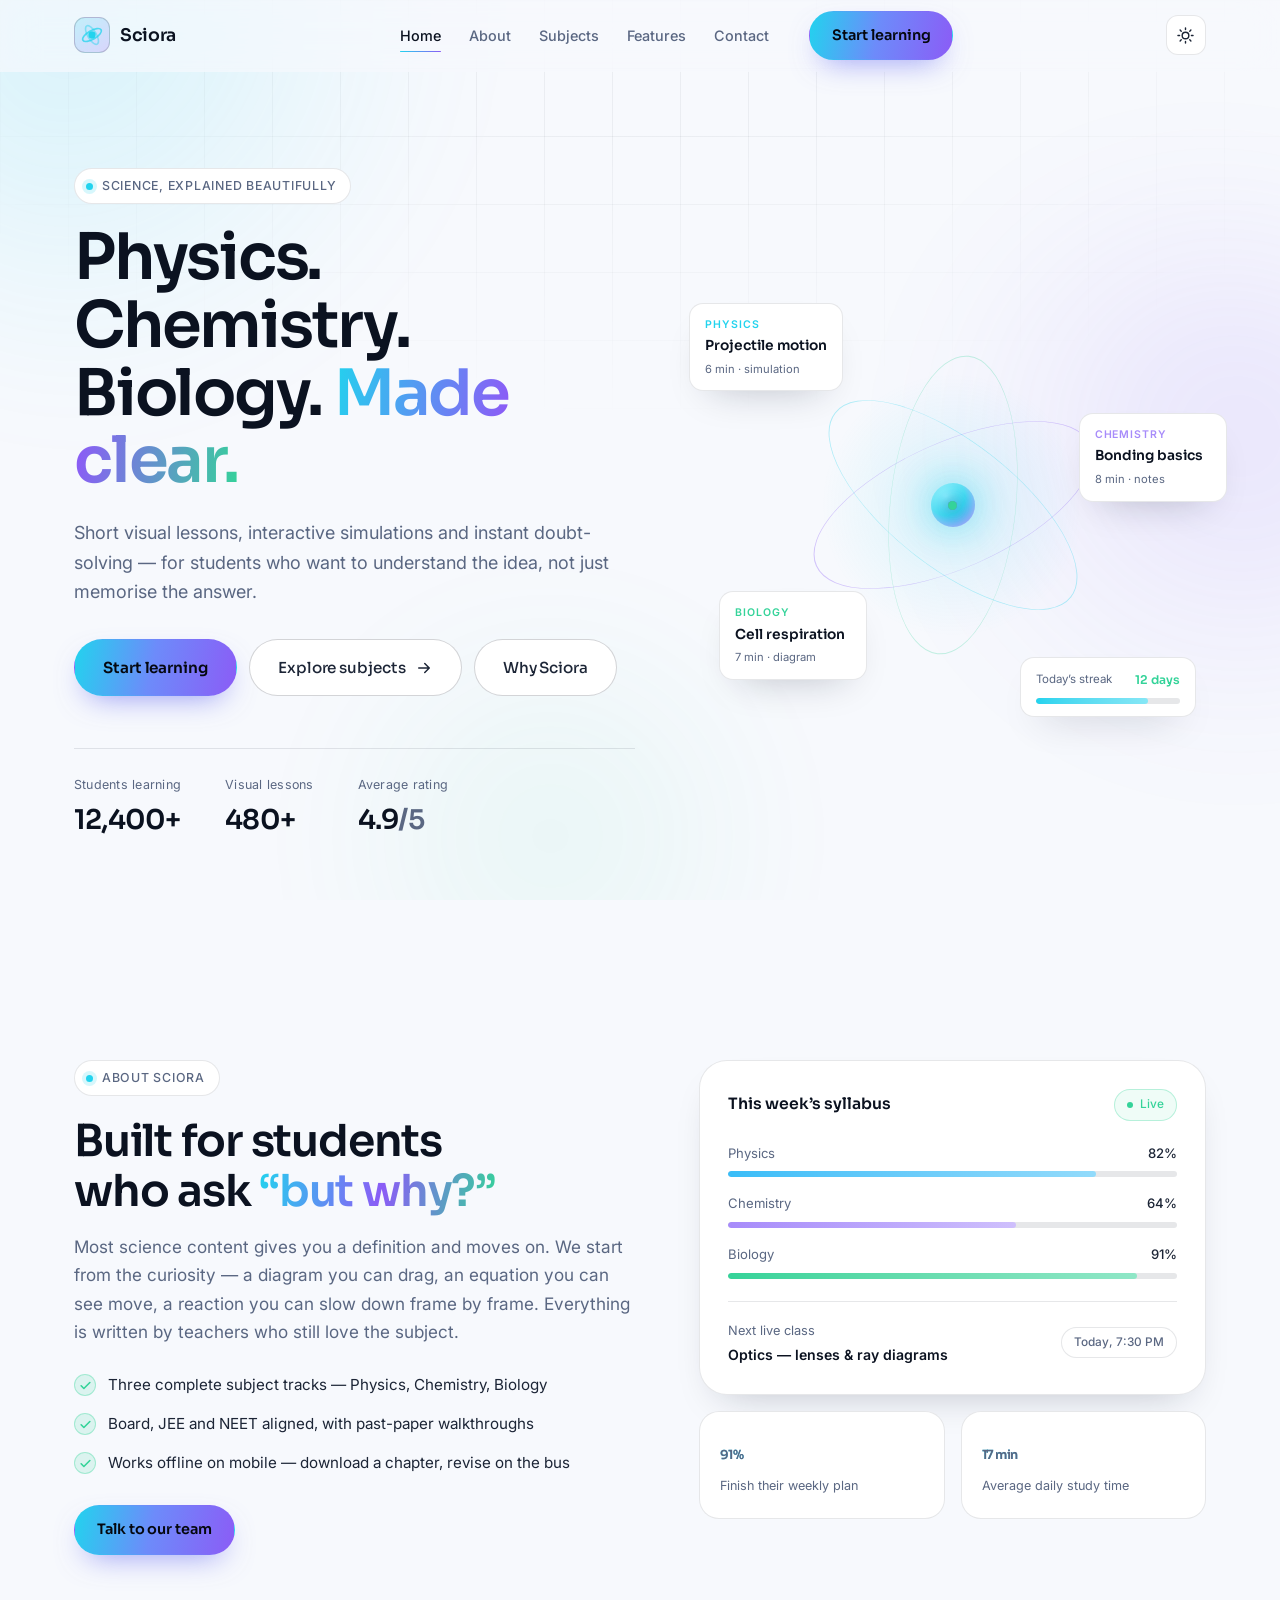
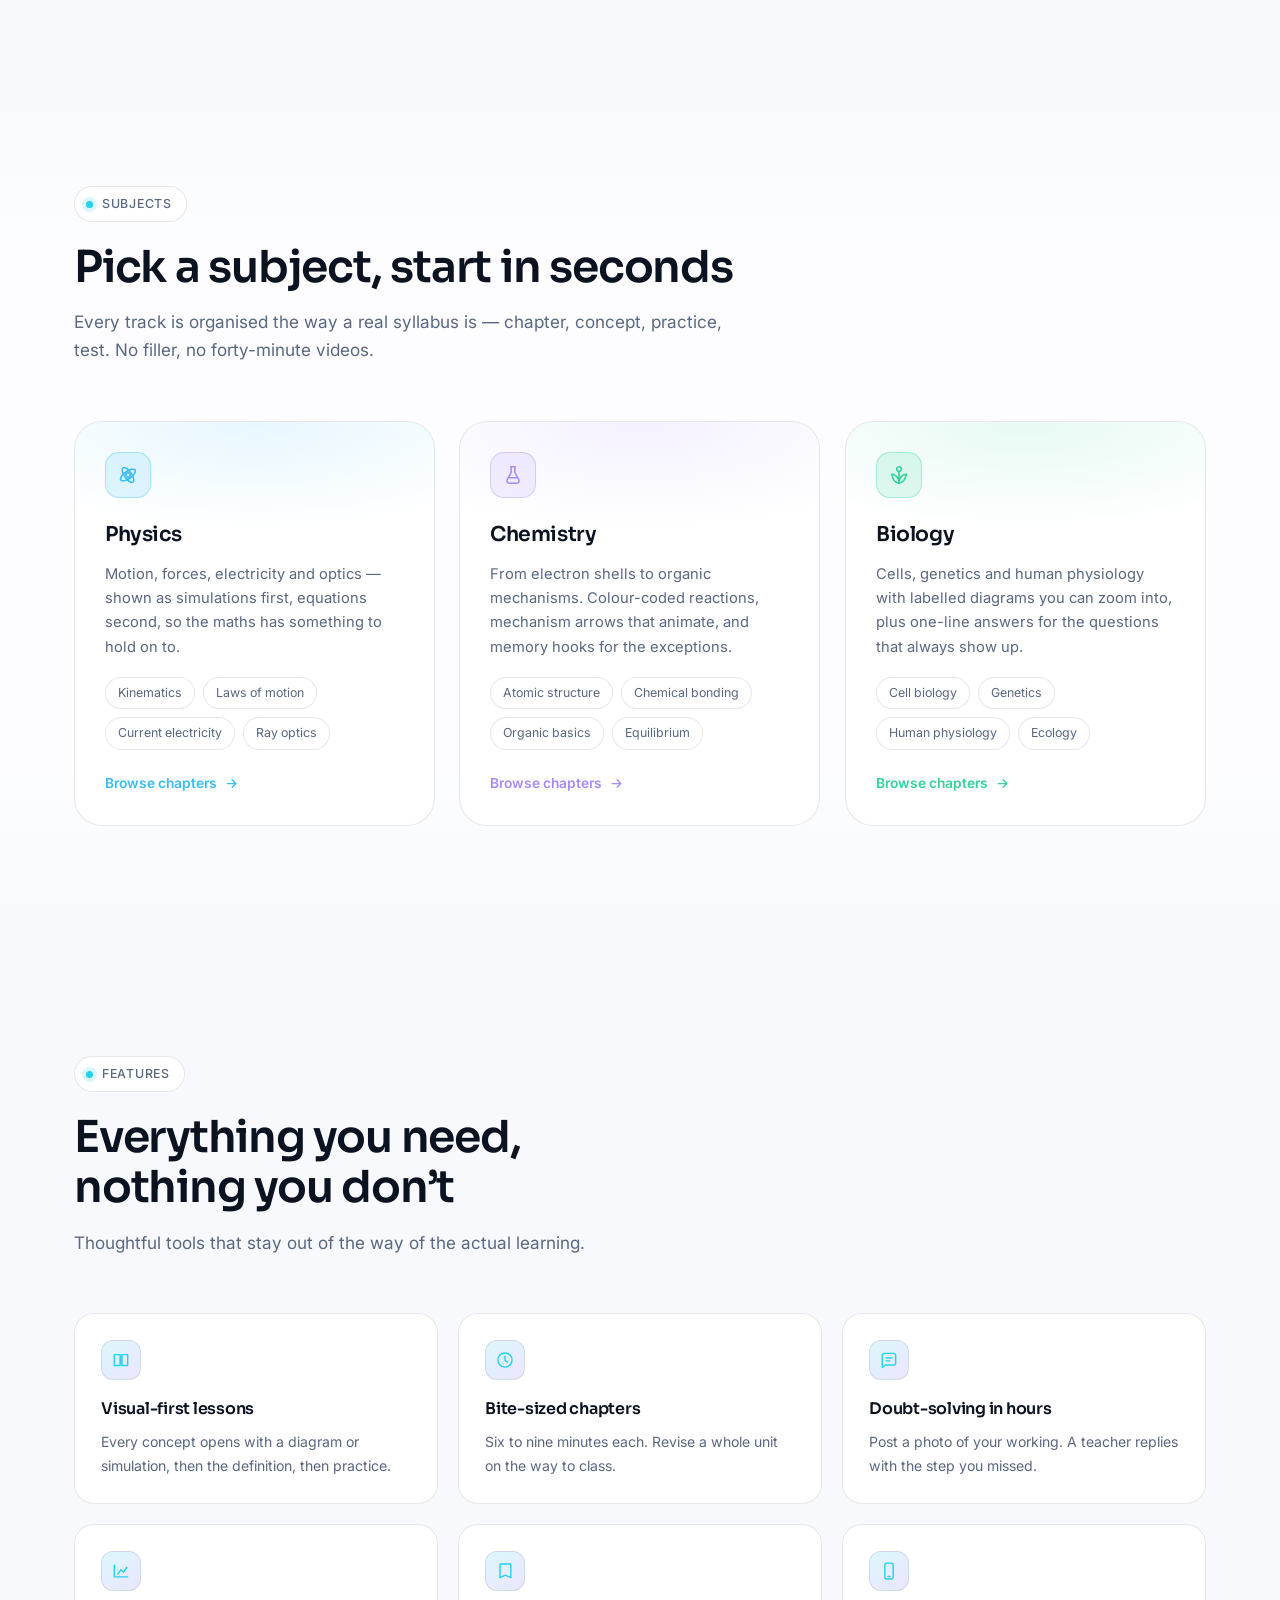
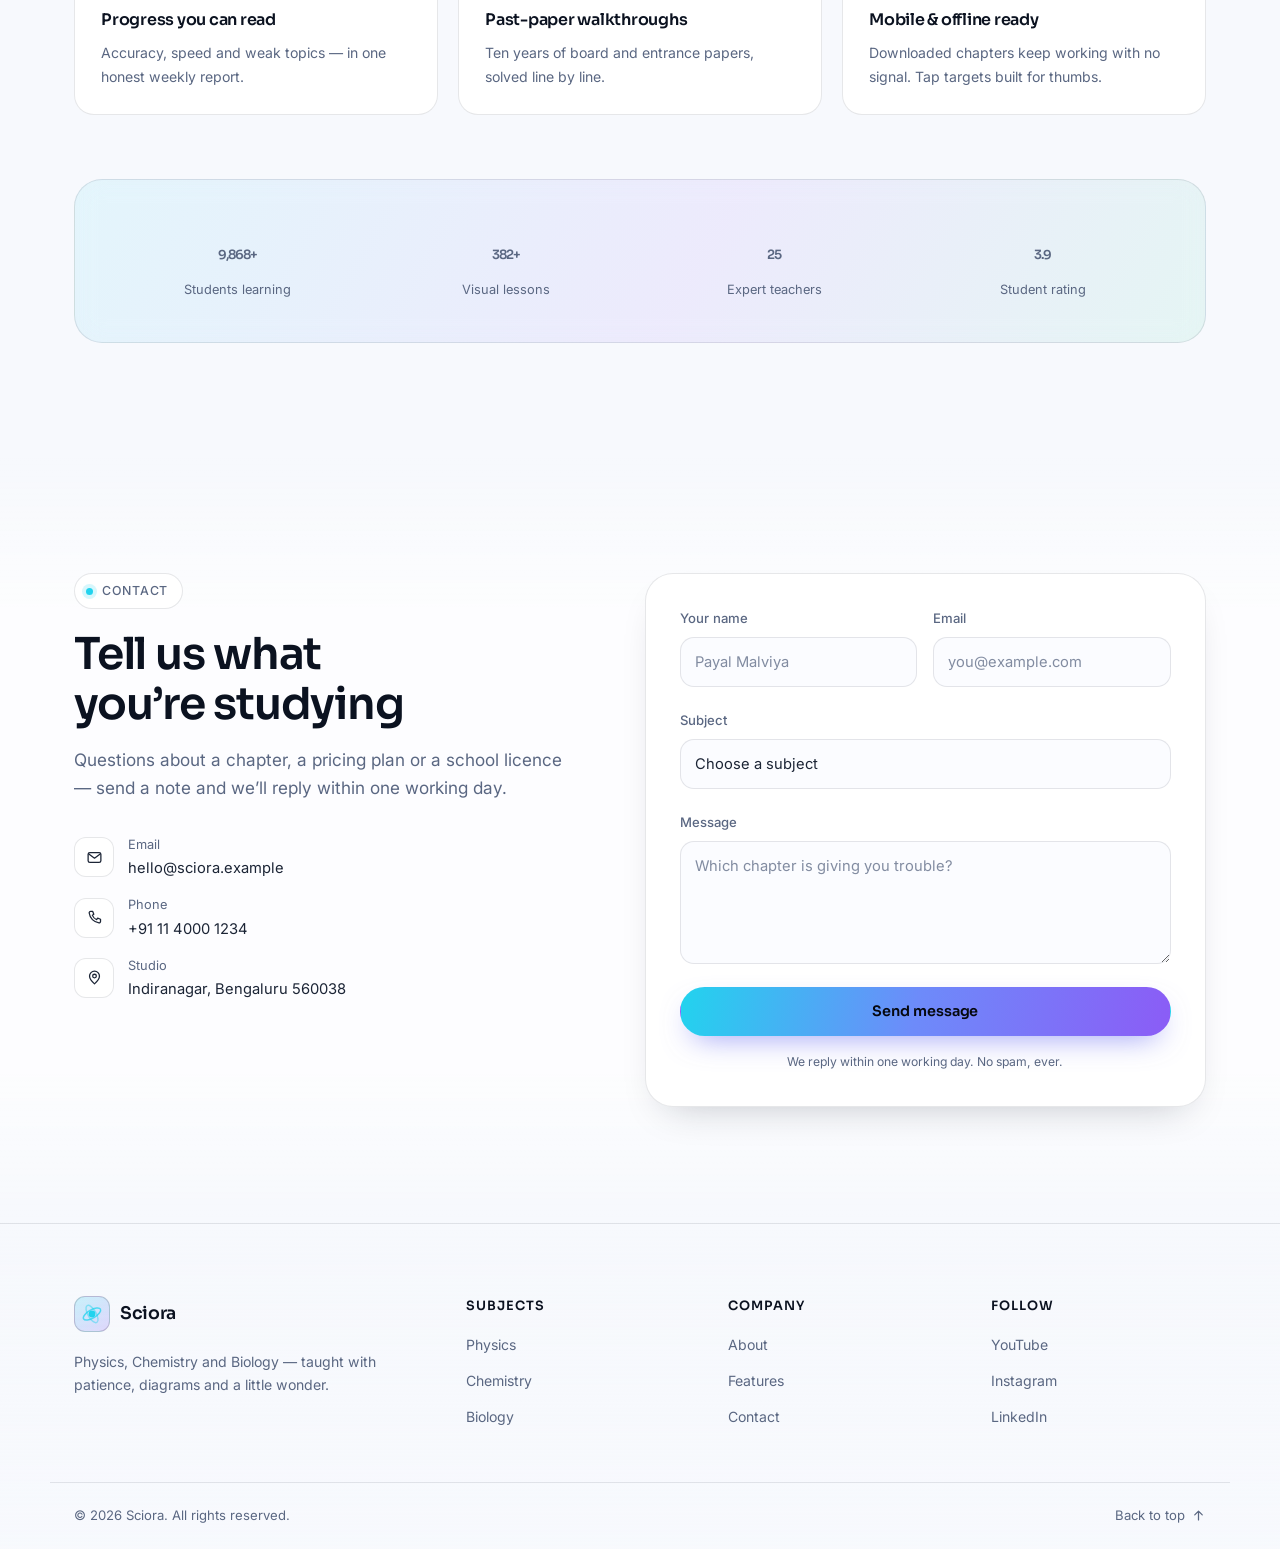
<file: index.html>
<!DOCTYPE html>
<html lang="en" data-theme="dark">
<head>
  <meta name="google-site-verification" content="093qXJmwOFRCz7UcZtIwa1dW3cjeFK3YrcbQDTtRgKw" />
  <meta charset="UTF-8" />
  <meta name="viewport" content="width=device-width, initial-scale=1.0" />
  <title>Sciora — Physics, Chemistry &amp; Biology, explained beautifully</title>
  <meta name="description" content="Sciora turns Physics, Chemistry and Biology into short, visual, exam-ready lessons — built for curious students on any device." />
  <meta name="theme-color" content="#070b14" />
  <meta property="og:title" content="Sciora — Science, explained beautifully" />
  <meta property="og:description" content="Visual lessons, simulations and doubt-solving for Physics, Chemistry and Biology." />
  <meta property="og:type" content="website" />

  <!-- Favicon (inline SVG, no extra request) -->
  <link rel="icon" href="data:image/svg+xml,%3Csvg xmlns='http://www.w3.org/2000/svg' viewBox='0 0 32 32'%3E%3Crect width='32' height='32' rx='9' fill='%23070b14'/%3E%3Ccircle cx='16' cy='16' r='4' fill='%2322d3ee'/%3E%3Cellipse cx='16' cy='16' rx='12' ry='5' fill='none' stroke='%238b5cf6' stroke-width='2' transform='rotate(-30 16 16)'/%3E%3Cellipse cx='16' cy='16' rx='12' ry='5' fill='none' stroke='%2334d399' stroke-width='2' transform='rotate(60 16 16)'/%3E%3C/svg%3E" />

  <!-- Fonts -->
  <link rel="preconnect" href="https://fonts.googleapis.com" />
  <link rel="preconnect" href="https://fonts.gstatic.com" crossorigin />
  <link href="https://fonts.googleapis.com/css2?family=Inter:wght@400;500;600&family=Sora:wght@400;500;600;700&display=swap" rel="stylesheet" />

  <!-- Styles -->
  <link rel="stylesheet" href="style.css" />
</head>

<body>
  <a class="skip-link" href="#main">Skip to content</a>

  <!-- Decorative background: soft gradient orbs + faint grid -->
  <div class="bg-decor" aria-hidden="true">
    <span class="orb orb--cyan"></span>
    <span class="orb orb--violet"></span>
    <span class="orb orb--emerald"></span>
    <span class="grid-overlay"></span>
  </div>

  <!-- ================= HEADER / NAVIGATION ================= -->
  <header class="site-header" id="siteHeader">
    <div class="container header-inner">
      <a class="brand" href="#home" aria-label="Sciora home">
        <span class="brand__mark" aria-hidden="true">
          <svg viewBox="0 0 32 32" width="28" height="28" fill="none">
            <circle cx="16" cy="16" r="4.2" fill="currentColor" />
            <ellipse cx="16" cy="16" rx="12" ry="5" stroke="currentColor" stroke-width="1.8" transform="rotate(-30 16 16)" opacity=".75" />
            <ellipse cx="16" cy="16" rx="12" ry="5" stroke="currentColor" stroke-width="1.8" transform="rotate(60 16 16)" opacity=".45" />
          </svg>
        </span>
        <span class="brand__text">Sciora</span>
      </a>

      <nav class="nav" id="primaryNav" aria-label="Primary">
        <ul class="nav__list">
          <li><a class="nav__link is-active" href="#home">Home</a></li>
          <li><a class="nav__link" href="#about">About</a></li>
          <li><a class="nav__link" href="#subjects">Subjects</a></li>
          <li><a class="nav__link" href="#features">Features</a></li>
          <li><a class="nav__link" href="#contact">Contact</a></li>
        </ul>
        <a class="btn btn--primary nav__cta" href="study.html">Start learning</a>
      </nav>

      <div class="header-actions">
        <button class="icon-btn theme-toggle" id="themeToggle" type="button" aria-label="Switch to light theme" aria-pressed="false">
          <svg class="icon-sun" viewBox="0 0 24 24" width="19" height="19" fill="none" stroke="currentColor" stroke-width="1.8" stroke-linecap="round">
            <circle cx="12" cy="12" r="4.2" />
            <path d="M12 2.5v2M12 19.5v2M2.5 12h2M19.5 12h2M5.2 5.2l1.4 1.4M17.4 17.4l1.4 1.4M18.8 5.2l-1.4 1.4M6.6 17.4l-1.4 1.4" />
          </svg>
          <svg class="icon-moon" viewBox="0 0 24 24" width="19" height="19" fill="none" stroke="currentColor" stroke-width="1.8" stroke-linecap="round">
            <path d="M20.5 14.3A8.6 8.6 0 1 1 9.7 3.5a6.9 6.9 0 0 0 10.8 10.8Z" />
          </svg>
        </button>

        <button class="icon-btn nav-toggle" id="navToggle" type="button" aria-label="Open menu" aria-expanded="false" aria-controls="primaryNav">
          <span class="nav-toggle__bars" aria-hidden="true"><i></i><i></i><i></i></span>
        </button>
      </div>
    </div>
  </header>

  <div class="nav-backdrop" id="navBackdrop" hidden></div>

  <main id="main">
    <!-- ================= HERO ================= -->
    <section class="hero" id="home">
      <div class="container hero__inner">
        <div class="hero__copy">
          <p class="eyebrow reveal">
            <span class="dot" aria-hidden="true"></span>
            Science, explained beautifully
          </p>

          <h1 class="hero__title reveal" style="--d:.05s">
            Physics. Chemistry.<br />
            Biology. <span class="grad-text">Made clear.</span>
          </h1>

          <p class="hero__lede reveal" style="--d:.12s">
            Short visual lessons, interactive simulations and instant doubt-solving — for students
            who want to understand the idea, not just memorise the answer.
          </p>

          <div class="hero__actions reveal" style="--d:.2s">
            <a class="btn btn--primary btn--lg" href="study.html">Start learning</a>
            <a class="btn btn--ghost btn--lg" href="#subjects">
              Explore subjects
              <svg viewBox="0 0 24 24" width="18" height="18" fill="none" stroke="currentColor" stroke-width="2" stroke-linecap="round" stroke-linejoin="round" aria-hidden="true">
                <path d="M5 12h13M13 6l6 6-6 6" />
              </svg>
            </a>
            <a class="btn btn--ghost btn--lg" href="#about">Why Sciora</a>
          </div>

          <dl class="hero__stats reveal" style="--d:.28s">
            <div class="hero__stat">
              <dt>Students learning</dt>
              <dd><span class="counter" data-target="12400" data-suffix="+">12,400+</span></dd>
            </div>
            <div class="hero__stat">
              <dt>Visual lessons</dt>
              <dd><span class="counter" data-target="480" data-suffix="+">480+</span></dd>
            </div>
            <div class="hero__stat">
              <dt>Average rating</dt>
              <dd><span class="counter" data-target="4.9" data-decimals="1">4.9</span><span class="muted">/5</span></dd>
            </div>
          </dl>
        </div>

        <!-- Hero visual: pure CSS/SVG atom + floating lesson cards -->
        <div class="hero__visual reveal" style="--d:.16s" aria-hidden="true">
          <div class="atom">
            <span class="atom__ring atom__ring--1"></span>
            <span class="atom__ring atom__ring--2"></span>
            <span class="atom__ring atom__ring--3"></span>
            <span class="atom__core"></span>
            <span class="atom__electron atom__electron--1"></span>
            <span class="atom__electron atom__electron--2"></span>
            <span class="atom__electron atom__electron--3"></span>
          </div>

          <div class="float-card float-card--physics">
            <span class="float-card__tag">Physics</span>
            <strong>Projectile motion</strong>
            <span class="float-card__meta">6 min · simulation</span>
          </div>

          <div class="float-card float-card--chemistry">
            <span class="float-card__tag">Chemistry</span>
            <strong>Bonding basics</strong>
            <span class="float-card__meta">8 min · notes</span>
          </div>

          <div class="float-card float-card--biology">
            <span class="float-card__tag">Biology</span>
            <strong>Cell respiration</strong>
            <span class="float-card__meta">7 min · diagram</span>
          </div>

          <div class="float-card float-card--progress">
            <div class="progress-row">
              <span>Today’s streak</span>
              <strong>12 days</strong>
            </div>
            <div class="progress-bar"><i style="--w:78%"></i></div>
          </div>
        </div>
      </div>
    </section>

    <!-- ================= ABOUT ================= -->
    <section class="section" id="about">
      <div class="container about">
        <div class="about__copy">
          <p class="eyebrow reveal"><span class="dot" aria-hidden="true"></span>About Sciora</p>
          <h2 class="section__title reveal" style="--d:.05s">
            Built for students who ask <span class="grad-text">“but why?”</span>
          </h2>
          <p class="section__lede reveal" style="--d:.1s">
            Most science content gives you a definition and moves on. We start from the curiosity —
            a diagram you can drag, an equation you can see move, a reaction you can slow down frame
            by frame. Everything is written by teachers who still love the subject.
          </p>

          <ul class="checklist reveal" style="--d:.16s">
            <li>
              <span class="check" aria-hidden="true">
                <svg viewBox="0 0 24 24" width="13" height="13" fill="none" stroke="currentColor" stroke-width="3" stroke-linecap="round" stroke-linejoin="round"><path d="M4 12.5l5 5L20 6.5" /></svg>
              </span>
              Three complete subject tracks — Physics, Chemistry, Biology
            </li>
            <li>
              <span class="check" aria-hidden="true">
                <svg viewBox="0 0 24 24" width="13" height="13" fill="none" stroke="currentColor" stroke-width="3" stroke-linecap="round" stroke-linejoin="round"><path d="M4 12.5l5 5L20 6.5" /></svg>
              </span>
              Board, JEE and NEET aligned, with past-paper walkthroughs
            </li>
            <li>
              <span class="check" aria-hidden="true">
                <svg viewBox="0 0 24 24" width="13" height="13" fill="none" stroke="currentColor" stroke-width="3" stroke-linecap="round" stroke-linejoin="round"><path d="M4 12.5l5 5L20 6.5" /></svg>
              </span>
              Works offline on mobile — download a chapter, revise on the bus
            </li>
          </ul>

          <a class="btn btn--primary reveal" style="--d:.22s" href="#contact">Talk to our team</a>
        </div>

        <div class="about__panel reveal" style="--d:.12s">
          <div class="panel-card">
            <div class="panel-card__head">
              <span class="panel-card__title">This week’s syllabus</span>
              <span class="pill pill--live"><span class="dot dot--sm" aria-hidden="true"></span>Live</span>
            </div>

            <div class="bar-row">
              <div class="bar-row__label"><span>Physics</span><span>82%</span></div>
              <div class="progress-bar"><i style="--w:82%; --accent:#38bdf8"></i></div>
            </div>
            <div class="bar-row">
              <div class="bar-row__label"><span>Chemistry</span><span>64%</span></div>
              <div class="progress-bar"><i style="--w:64%; --accent:#a78bfa"></i></div>
            </div>
            <div class="bar-row">
              <div class="bar-row__label"><span>Biology</span><span>91%</span></div>
              <div class="progress-bar"><i style="--w:91%; --accent:#34d399"></i></div>
            </div>

            <div class="panel-card__foot">
              <div>
                <span class="muted small">Next live class</span>
                <strong>Optics — lenses &amp; ray diagrams</strong>
              </div>
              <span class="pill">Today, 7:30 PM</span>
            </div>
          </div>

          <div class="mini-grid">
            <div class="mini-card">
              <strong><span class="counter" data-target="96" data-suffix="%">96%</span></strong>
              <span>Finish their weekly plan</span>
            </div>
            <div class="mini-card">
              <strong><span class="counter" data-target="18" data-suffix=" min">18 min</span></strong>
              <span>Average daily study time</span>
            </div>
          </div>
        </div>
      </div>
    </section>

    <!-- ================= SUBJECTS ================= -->
    <section class="section section--alt" id="subjects">
      <div class="container">
        <div class="section__head">
          <p class="eyebrow reveal"><span class="dot" aria-hidden="true"></span>Subjects</p>
          <h2 class="section__title reveal" style="--d:.05s">Pick a subject, start in seconds</h2>
          <p class="section__lede reveal" style="--d:.1s">
            Every track is organised the way a real syllabus is — chapter, concept, practice, test.
            No filler, no forty-minute videos.
          </p>
        </div>

        <div class="subject-grid">
          <!-- Physics -->
          <article class="subject-card reveal" style="--accent:#38bdf8; --accent-soft:rgba(56,189,248,.14)">
            <div class="subject-card__icon" aria-hidden="true">
              <svg viewBox="0 0 24 24" width="22" height="22" fill="none" stroke="currentColor" stroke-width="1.7" stroke-linecap="round">
                <circle cx="12" cy="12" r="2.4" />
                <ellipse cx="12" cy="12" rx="9.5" ry="4" transform="rotate(-35 12 12)" />
                <ellipse cx="12" cy="12" rx="9.5" ry="4" transform="rotate(55 12 12)" />
              </svg>
            </div>
            <h3>Physics</h3>
            <p>
              Motion, forces, electricity and optics — shown as simulations first, equations second,
              so the maths has something to hold on to.
            </p>
            <ul class="chip-list">
              <li>Kinematics</li>
              <li>Laws of motion</li>
              <li>Current electricity</li>
              <li>Ray optics</li>
            </ul>
            <a class="subject-card__link" href="study.html">
              Browse chapters
              <svg viewBox="0 0 24 24" width="15" height="15" fill="none" stroke="currentColor" stroke-width="2" stroke-linecap="round" stroke-linejoin="round" aria-hidden="true"><path d="M5 12h13M13 6l6 6-6 6" /></svg>
            </a>
          </article>

          <!-- Chemistry -->
          <article class="subject-card reveal" style="--d:.08s; --accent:#a78bfa; --accent-soft:rgba(167,139,250,.14)">
            <div class="subject-card__icon" aria-hidden="true">
              <svg viewBox="0 0 24 24" width="22" height="22" fill="none" stroke="currentColor" stroke-width="1.7" stroke-linecap="round" stroke-linejoin="round">
                <path d="M9.5 3h5M10 3v6.2L5.6 17.4A2.6 2.6 0 0 0 7.9 21h8.2a2.6 2.6 0 0 0 2.3-3.6L14 9.2V3" />
                <path d="M7.6 15h8.8" />
              </svg>
            </div>
            <h3>Chemistry</h3>
            <p>
              From electron shells to organic mechanisms. Colour-coded reactions, mechanism arrows
              that animate, and memory hooks for the exceptions.
            </p>
            <ul class="chip-list">
              <li>Atomic structure</li>
              <li>Chemical bonding</li>
              <li>Organic basics</li>
              <li>Equilibrium</li>
            </ul>
            <a class="subject-card__link" href="study.html">
              Browse chapters
              <svg viewBox="0 0 24 24" width="15" height="15" fill="none" stroke="currentColor" stroke-width="2" stroke-linecap="round" stroke-linejoin="round" aria-hidden="true"><path d="M5 12h13M13 6l6 6-6 6" /></svg>
            </a>
          </article>

          <!-- Biology -->
          <article class="subject-card reveal" style="--d:.16s; --accent:#34d399; --accent-soft:rgba(52,211,153,.14)">
            <div class="subject-card__icon" aria-hidden="true">
              <svg viewBox="0 0 24 24" width="22" height="22" fill="none" stroke="currentColor" stroke-width="1.7" stroke-linecap="round" stroke-linejoin="round">
                <path d="M12 21c0-6 3-9 8-10-1 6-3.4 9-8 10Z" />
                <path d="M12 21c0-6-3-9-8-10 1 6 3.4 9 8 10Z" />
                <path d="M12 21V9" />
                <circle cx="12" cy="5.5" r="2.5" />
              </svg>
            </div>
            <h3>Biology</h3>
            <p>
              Cells, genetics and human physiology with labelled diagrams you can zoom into, plus
              one-line answers for the questions that always show up.
            </p>
            <ul class="chip-list">
              <li>Cell biology</li>
              <li>Genetics</li>
              <li>Human physiology</li>
              <li>Ecology</li>
            </ul>
            <a class="subject-card__link" href="study.html">
              Browse chapters
              <svg viewBox="0 0 24 24" width="15" height="15" fill="none" stroke="currentColor" stroke-width="2" stroke-linecap="round" stroke-linejoin="round" aria-hidden="true"><path d="M5 12h13M13 6l6 6-6 6" /></svg>
            </a>
          </article>
        </div>
      </div>
    </section>

    <!-- ================= FEATURES ================= -->
    <section class="section" id="features">
      <div class="container">
        <div class="section__head">
          <p class="eyebrow reveal"><span class="dot" aria-hidden="true"></span>Features</p>
          <h2 class="section__title reveal" style="--d:.05s">Everything you need, nothing you don’t</h2>
          <p class="section__lede reveal" style="--d:.1s">
            Thoughtful tools that stay out of the way of the actual learning.
          </p>
        </div>

        <div class="feature-grid">
          <article class="feature-card reveal">
            <div class="feature-card__icon" aria-hidden="true">
              <svg viewBox="0 0 24 24" width="20" height="20" fill="none" stroke="currentColor" stroke-width="1.7" stroke-linecap="round" stroke-linejoin="round"><path d="M4 5.5h7v13H4zM13 5.5h7v13h-7z" /><path d="M11 8.5h2M11 12h2M11 15.5h2" /></svg>
            </div>
            <h3>Visual-first lessons</h3>
            <p>Every concept opens with a diagram or simulation, then the definition, then practice.</p>
          </article>

          <article class="feature-card reveal" style="--d:.06s">
            <div class="feature-card__icon" aria-hidden="true">
              <svg viewBox="0 0 24 24" width="20" height="20" fill="none" stroke="currentColor" stroke-width="1.7" stroke-linecap="round" stroke-linejoin="round"><circle cx="12" cy="12" r="8.5" /><path d="M12 7.5v5l3 2" /></svg>
            </div>
            <h3>Bite-sized chapters</h3>
            <p>Six to nine minutes each. Revise a whole unit on the way to class.</p>
          </article>

          <article class="feature-card reveal" style="--d:.12s">
            <div class="feature-card__icon" aria-hidden="true">
              <svg viewBox="0 0 24 24" width="20" height="20" fill="none" stroke="currentColor" stroke-width="1.7" stroke-linecap="round" stroke-linejoin="round"><path d="M20 15.5a2.5 2.5 0 0 1-2.5 2.5H8l-4 3V6.5A2.5 2.5 0 0 1 6.5 4h11A2.5 2.5 0 0 1 20 6.5Z" /><path d="M8.5 9.5h7M8.5 13h4.5" /></svg>
            </div>
            <h3>Doubt-solving in hours</h3>
            <p>Post a photo of your working. A teacher replies with the step you missed.</p>
          </article>

          <article class="feature-card reveal" style="--d:.18s">
            <div class="feature-card__icon" aria-hidden="true">
              <svg viewBox="0 0 24 24" width="20" height="20" fill="none" stroke="currentColor" stroke-width="1.7" stroke-linecap="round" stroke-linejoin="round"><path d="M4 19V5M4 19h16" /><path d="M8 15.5l4-5 3 3 4-6" /></svg>
            </div>
            <h3>Progress you can read</h3>
            <p>Accuracy, speed and weak topics — in one honest weekly report.</p>
          </article>

          <article class="feature-card reveal" style="--d:.24s">
            <div class="feature-card__icon" aria-hidden="true">
              <svg viewBox="0 0 24 24" width="20" height="20" fill="none" stroke="currentColor" stroke-width="1.7" stroke-linecap="round" stroke-linejoin="round"><path d="M6.5 3.5h11a1.5 1.5 0 0 1 1.5 1.5v15l-6.5-3-6.5 3V5A1.5 1.5 0 0 1 6.5 3.5Z" /></svg>
            </div>
            <h3>Past-paper walkthroughs</h3>
            <p>Ten years of board and entrance papers, solved line by line.</p>
          </article>

          <article class="feature-card reveal" style="--d:.3s">
            <div class="feature-card__icon" aria-hidden="true">
              <svg viewBox="0 0 24 24" width="20" height="20" fill="none" stroke="currentColor" stroke-width="1.7" stroke-linecap="round" stroke-linejoin="round"><rect x="7" y="2.5" width="10" height="19" rx="2.4" /><path d="M11 18.5h2" /></svg>
            </div>
            <h3>Mobile &amp; offline ready</h3>
            <p>Downloaded chapters keep working with no signal. Tap targets built for thumbs.</p>
          </article>
        </div>

        <!-- Stats band -->
        <div class="stats-band reveal">
          <div class="stat">
            <strong><span class="counter" data-target="12400" data-suffix="+">12,400+</span></strong>
            <span>Students learning</span>
          </div>
          <div class="stat">
            <strong><span class="counter" data-target="480" data-suffix="+">480+</span></strong>
            <span>Visual lessons</span>
          </div>
          <div class="stat">
            <strong><span class="counter" data-target="32">32</span></strong>
            <span>Expert teachers</span>
          </div>
          <div class="stat">
            <strong><span class="counter" data-target="4.9" data-decimals="1">4.9</span></strong>
            <span>Student rating</span>
          </div>
        </div>
      </div>
    </section>

    <!-- ================= CONTACT ================= -->
    <section class="section section--alt" id="contact">
      <div class="container contact">
        <div class="contact__copy">
          <p class="eyebrow reveal"><span class="dot" aria-hidden="true"></span>Contact</p>
          <h2 class="section__title reveal" style="--d:.05s">Tell us what you’re studying</h2>
          <p class="section__lede reveal" style="--d:.1s">
            Questions about a chapter, a pricing plan or a school licence — send a note and we’ll
            reply within one working day.
          </p>

          <ul class="contact-info reveal" style="--d:.16s">
            <li>
              <span class="contact-info__icon" aria-hidden="true">
                <svg viewBox="0 0 24 24" width="17" height="17" fill="none" stroke="currentColor" stroke-width="1.8" stroke-linecap="round" stroke-linejoin="round"><rect x="3" y="5" width="18" height="14" rx="2.5" /><path d="M4 7l8 6 8-6" /></svg>
              </span>
              <div>
                <span class="muted small">Email</span>
                <a href="mailto:hello@sciora.example">hello@sciora.example</a>
              </div>
            </li>
            <li>
              <span class="contact-info__icon" aria-hidden="true">
                <svg viewBox="0 0 24 24" width="17" height="17" fill="none" stroke="currentColor" stroke-width="1.8" stroke-linecap="round" stroke-linejoin="round"><path d="M6.5 3.5h3l1.5 4-2 1.5a11 11 0 0 0 6 6L16.5 13l4 1.5v3a2 2 0 0 1-2.2 2A16 16 0 0 1 4.5 5.7a2 2 0 0 1 2-2.2Z" /></svg>
              </span>
              <div>
                <span class="muted small">Phone</span>
                <a href="tel:+911140001234">+91 11 4000 1234</a>
              </div>
            </li>
            <li>
              <span class="contact-info__icon" aria-hidden="true">
                <svg viewBox="0 0 24 24" width="17" height="17" fill="none" stroke="currentColor" stroke-width="1.8" stroke-linecap="round" stroke-linejoin="round"><path d="M12 21s7-6.1 7-11a7 7 0 1 0-14 0c0 4.9 7 11 7 11Z" /><circle cx="12" cy="10" r="2.6" /></svg>
              </span>
              <div>
                <span class="muted small">Studio</span>
                <span>Indiranagar, Bengaluru 560038</span>
              </div>
            </li>
          </ul>
        </div>

        <div class="contact__form-wrap reveal" style="--d:.1s">
          <form class="contact-form" id="contactForm" novalidate>
            <div class="field">
              <label for="name">Your name</label>
              <input type="text" id="name" name="name" placeholder="Payal Malviya" autocomplete="name" required />
              <span class="field__error" data-error-for="name"></span>
            </div>

            <div class="field">
              <label for="email">Email</label>
              <input type="email" id="email" name="email" placeholder="you@example.com" autocomplete="email" required />
              <span class="field__error" data-error-for="email"></span>
            </div>

            <div class="field field--full">
              <label for="subject">Subject</label>
              <select id="subject" name="subject" required>
                <option value="">Choose a subject</option>
                <option value="physics">Physics</option>
                <option value="chemistry">Chemistry</option>
                <option value="biology">Biology</option>
                <option value="other">Something else</option>
              </select>
              <span class="field__error" data-error-for="subject"></span>
            </div>

            <div class="field field--full">
              <label for="message">Message</label>
              <textarea id="message" name="message" rows="4" placeholder="Which chapter is giving you trouble?" required></textarea>
              <span class="field__error" data-error-for="message"></span>
            </div>

            <button class="btn btn--primary btn--block" type="submit">Send message</button>
            <p class="form-note">We reply within one working day. No spam, ever.</p>

            <p class="form-success" id="formSuccess" role="status" hidden>
              <span aria-hidden="true">✓</span> Thanks! Your message has been captured.
            </p>
          </form>
        </div>
      </div>
    </section>
  </main>

  <!-- ================= FOOTER ================= -->
  <footer class="site-footer">
    <div class="container footer-grid">
      <div class="footer-brand">
        <a class="brand" href="#home" aria-label="Sciora home">
          <span class="brand__mark" aria-hidden="true">
            <svg viewBox="0 0 32 32" width="26" height="26" fill="none">
              <circle cx="16" cy="16" r="4.2" fill="currentColor" />
              <ellipse cx="16" cy="16" rx="12" ry="5" stroke="currentColor" stroke-width="1.8" transform="rotate(-30 16 16)" opacity=".75" />
              <ellipse cx="16" cy="16" rx="12" ry="5" stroke="currentColor" stroke-width="1.8" transform="rotate(60 16 16)" opacity=".45" />
            </svg>
          </span>
          <span class="brand__text">Sciora</span>
        </a>
        <p>Physics, Chemistry and Biology — taught with patience, diagrams and a little wonder.</p>
      </div>

      <nav class="footer-col" aria-label="Subjects">
        <h3>Subjects</h3>
        <ul>
          <li><a href="study.html">Physics</a></li>
          <li><a href="study.html">Chemistry</a></li>
          <li><a href="study.html">Biology</a></li>
        </ul>
      </nav>

      <nav class="footer-col" aria-label="Company">
        <h3>Company</h3>
        <ul>
          <li><a href="#about">About</a></li>
          <li><a href="#features">Features</a></li>
          <li><a href="#contact">Contact</a></li>
        </ul>
      </nav>

      <div class="footer-col">
        <h3>Follow</h3>
        <ul>
          <li><a href="#contact">YouTube</a></li>
          <li><a href="#contact">Instagram</a></li>
          <li><a href="#contact">LinkedIn</a></li>
        </ul>
      </div>
    </div>

    <div class="container footer-bottom">
      <p>© <span id="year">2026</span> Sciora. All rights reserved.</p>
      <a class="to-top" href="#home">
        Back to top
        <svg viewBox="0 0 24 24" width="15" height="15" fill="none" stroke="currentColor" stroke-width="2" stroke-linecap="round" stroke-linejoin="round" aria-hidden="true"><path d="M12 19V5M6 11l6-6 6 6" /></svg>
      </a>
    </div>
  </footer>

  <script src="main.js" defer></script>
</body>
</html>
</file>
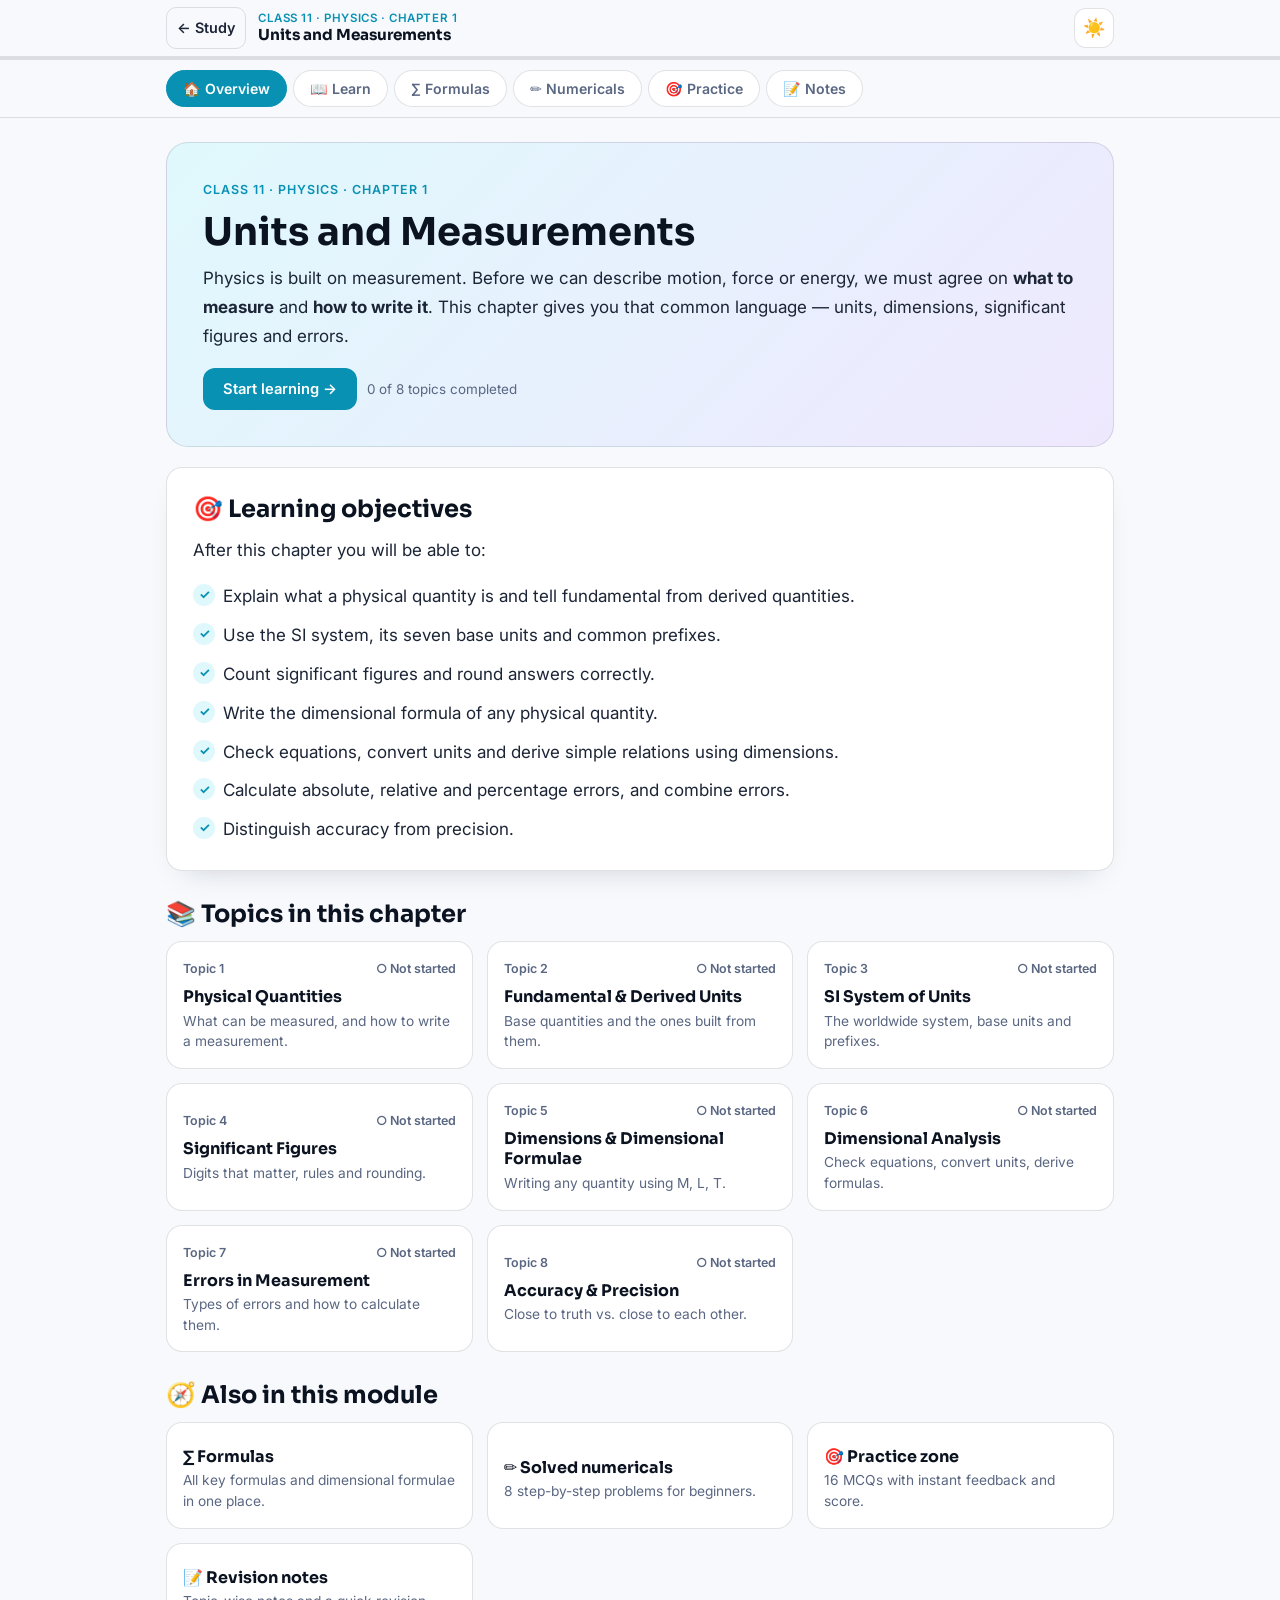
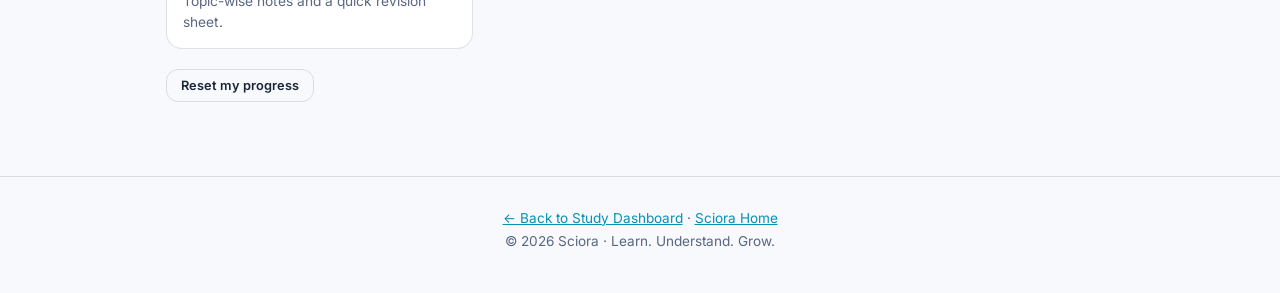
<file: physics-chapter-1.html>
<!DOCTYPE html>
<html lang="en" data-theme="dark">
<head>
<meta charset="UTF-8">
<meta name="viewport" content="width=device-width, initial-scale=1.0">
<title>Units and Measurements — Class 11 Physics | Sciora</title>
<meta name="description" content="Class 11 Physics Chapter 1: Units and Measurements — easy explanations, formulas, solved numericals, practice MCQs and revision notes on Sciora.">
<meta name="theme-color" content="#070b14">
<link rel="icon" href="data:image/svg+xml,%3Csvg xmlns='http://www.w3.org/2000/svg' viewBox='0 0 32 32'%3E%3Crect width='32' height='32' rx='9' fill='%23070b14'/%3E%3Ccircle cx='16' cy='16' r='4' fill='%2322d3ee'/%3E%3C/svg%3E">
<link rel="preconnect" href="https://fonts.googleapis.com">
<link rel="preconnect" href="https://fonts.gstatic.com" crossorigin>
<link href="https://fonts.googleapis.com/css2?family=Inter:wght@400;500;600&family=Sora:wght@500;600;700&display=swap" rel="stylesheet">
<style>
:root{
  --cyan:#22d3ee;--violet:#8b5cf6;--emerald:#34d399;--amber:#fbbf24;--rose:#fb7185;
  --bg:#070b14;--surface:#0e1524;--surface2:#131c30;--border:rgba(255,255,255,.1);
  --text:#eaf0fb;--muted:#98a5bf;--heading:#fff;--accent:#22d3ee;--accent-ink:#06121b;
  --ok:#34d399;--bad:#fb7185;--shadow:0 18px 40px -22px rgba(0,0,0,.7);
  --hh:56px;--r:16px;--ease:cubic-bezier(.22,.7,.2,1);
  --fd:"Sora","Segoe UI",system-ui,sans-serif;--fb:"Inter","Segoe UI",system-ui,sans-serif;
}
[data-theme="light"]{
  --bg:#f7f9fd;--surface:#fff;--surface2:#eef3fb;--border:rgba(13,21,38,.12);
  --text:#1c2536;--muted:#5a6782;--heading:#0b1220;--accent:#0891b2;--accent-ink:#fff;
  --ok:#059669;--bad:#e11d48;--shadow:0 14px 30px -20px rgba(15,23,42,.25);
}
*{box-sizing:border-box}
html{scroll-behavior:smooth}
body{margin:0;background:var(--bg);color:var(--text);font-family:var(--fb);line-height:1.7;font-size:16px;-webkit-text-size-adjust:100%}
h1,h2,h3,h4{font-family:var(--fd);color:var(--heading);line-height:1.25;margin:0 0 .5em}
h2{font-size:1.5rem}h3{font-size:1.15rem;margin-top:1.6em}h4{font-size:1rem;margin-top:1.2em}
p{margin:.5em 0 1em}a{color:var(--accent)}
sup,sub{line-height:0}
.wrap{max-width:980px;margin:0 auto;padding:0 16px}
:focus-visible{outline:2px solid var(--accent);outline-offset:2px;border-radius:6px}

/* header */
.top{position:sticky;top:0;z-index:30;background:color-mix(in srgb,var(--bg) 88%,transparent);backdrop-filter:blur(12px);-webkit-backdrop-filter:blur(12px);border-bottom:1px solid var(--border)}
.top-in{height:var(--hh);display:flex;align-items:center;gap:12px}
.back{text-decoration:none;font-weight:600;font-size:.9rem;white-space:nowrap;padding:8px 10px;border-radius:10px;border:1px solid var(--border);color:var(--text)}
.back:hover{border-color:var(--accent);color:var(--accent)}
.ttl{flex:1;min-width:0;line-height:1.2}
.ttl small{display:block;color:var(--accent);font-size:.72rem;font-weight:600;letter-spacing:.05em;text-transform:uppercase}
.ttl b{font-family:var(--fd);font-size:.95rem;color:var(--heading);display:block;white-space:nowrap;overflow:hidden;text-overflow:ellipsis}
.icon-btn{width:40px;height:40px;border-radius:12px;border:1px solid var(--border);background:var(--surface);color:var(--text);cursor:pointer;font-size:18px;display:grid;place-items:center}
.icon-btn:hover{border-color:var(--accent)}
.pbar{height:3px;background:var(--border)}
.pbar i{display:block;height:100%;width:0;background:linear-gradient(90deg,var(--cyan),var(--violet));transition:width .5s var(--ease)}

/* tabs */
.tabs{position:sticky;top:calc(var(--hh) + 4px);z-index:20;background:var(--bg);border-bottom:1px solid var(--border)}
.tabs-in{display:flex;gap:6px;overflow-x:auto;padding:10px 16px;scrollbar-width:none;max-width:980px;margin:0 auto}
.tabs-in::-webkit-scrollbar{display:none}
.tab{flex:0 0 auto;border:1px solid var(--border);background:var(--surface);color:var(--muted);font:600 .88rem var(--fb);padding:9px 16px;border-radius:999px;cursor:pointer;transition:.2s}
.tab:hover{color:var(--text);border-color:var(--accent)}
.tab[aria-selected="true"]{background:var(--accent);color:var(--accent-ink);border-color:var(--accent)}

/* panels */
main{padding:24px 0 60px}
.panel[hidden],.topic[hidden]{display:none}
.panel,.topic{animation:rise .45s var(--ease)}
@keyframes rise{from{opacity:0;transform:translateY(10px)}to{opacity:1;transform:none}}
@media (prefers-reduced-motion:reduce){*{animation:none!important;transition:none!important;scroll-behavior:auto!important}}

.card{background:var(--surface);border:1px solid var(--border);border-radius:var(--r);padding:20px;box-shadow:var(--shadow)}
.hero{background:linear-gradient(135deg,rgba(34,211,238,.14),rgba(139,92,246,.14)),var(--surface);border:1px solid var(--border);border-radius:22px;padding:26px 22px;margin-bottom:20px}
.hero h1{font-size:clamp(1.6rem,5vw,2.4rem);margin:.2em 0}
.eyebrow{color:var(--accent);font-weight:600;font-size:.78rem;letter-spacing:.08em;text-transform:uppercase}
.grid{display:grid;gap:14px;grid-template-columns:repeat(auto-fill,minmax(230px,1fr))}
.tcard{text-align:left;font:inherit;color:inherit;cursor:pointer;background:var(--surface);border:1px solid var(--border);border-radius:var(--r);padding:16px;transition:.2s var(--ease);display:block;width:100%}
.tcard:hover{transform:translateY(-3px);border-color:var(--accent)}
.tcard .n{display:flex;justify-content:space-between;align-items:center;font-size:.78rem;color:var(--muted);font-weight:600}
.tcard h4{margin:.5em 0 .2em;font-size:1rem}
.tcard p{margin:0;font-size:.86rem;color:var(--muted);line-height:1.5}
.tcard.done{border-color:var(--ok)}
.tcard.done .st{color:var(--ok)}
.objs{list-style:none;padding:0;margin:0;display:grid;gap:10px}
.objs li{padding-left:30px;position:relative}
.objs li::before{content:"✓";position:absolute;left:0;top:2px;width:22px;height:22px;border-radius:50%;background:rgba(34,211,238,.15);color:var(--accent);display:grid;place-items:center;font-size:.8rem;font-weight:700}
.row{display:flex;gap:10px;flex-wrap:wrap;align-items:center}
.btn{font:600 .92rem var(--fb);border:0;border-radius:12px;padding:12px 20px;background:var(--accent);color:var(--accent-ink);cursor:pointer;transition:.2s}
.btn:hover{filter:brightness(1.1);transform:translateY(-1px)}
.btn.ghost{background:transparent;color:var(--text);border:1px solid var(--border)}
.btn.ghost:hover{border-color:var(--accent);color:var(--accent)}
.btn:disabled{opacity:.4;cursor:not-allowed;transform:none}
.btn.done{background:var(--ok);color:#04130d}
.sec-title{display:flex;align-items:center;gap:10px;margin:28px 0 12px}

/* topic nav */
.pills{display:flex;gap:8px;overflow-x:auto;padding:2px 2px 12px;margin-bottom:8px;scrollbar-width:thin}
.pill{flex:0 0 auto;border:1px solid var(--border);background:var(--surface);color:var(--muted);font:600 .82rem var(--fb);padding:8px 14px;border-radius:12px;cursor:pointer}
.pill.on{border-color:var(--accent);color:var(--accent);background:rgba(34,211,238,.1)}
.pill.ok::after{content:" ✓";color:var(--ok)}
.topic>h2{display:flex;gap:12px;align-items:center}
.topic>h2 span{flex:0 0 auto;width:38px;height:38px;border-radius:12px;display:grid;place-items:center;background:linear-gradient(135deg,var(--cyan),var(--violet));color:#06121b;font-size:1rem}
.callout{border-left:4px solid var(--accent);background:rgba(34,211,238,.08);padding:12px 16px;border-radius:0 12px 12px 0;margin:16px 0}
.callout.warn{border-color:var(--amber);background:rgba(251,191,36,.1)}
.callout.tip{border-color:var(--emerald);background:rgba(52,211,153,.1)}
.callout b:first-child{color:var(--heading)}
.formula{font-family:"Cambria Math","Times New Roman",serif;font-size:1.15rem;text-align:center;background:var(--surface2);border:1px dashed var(--border);border-radius:12px;padding:12px;margin:12px 0;overflow-x:auto}
.eq-box{display:flex;flex-wrap:wrap;gap:8px;align-items:center;justify-content:center;margin:16px 0;font-family:var(--fd)}
.eq-box .b{padding:12px 16px;border-radius:12px;background:var(--surface2);border:1px solid var(--border);text-align:center;min-width:90px}
.eq-box .b small{display:block;color:var(--muted);font:500 .72rem var(--fb)}
.eq-box .b strong{font-size:1.3rem;color:var(--accent)}
.eq-box .op{font-size:1.4rem;color:var(--muted)}
.tw{overflow-x:auto;margin:12px 0;border:1px solid var(--border);border-radius:12px}
table{border-collapse:collapse;width:100%;font-size:.9rem;min-width:420px}
th,td{padding:10px 12px;text-align:left;border-bottom:1px solid var(--border)}
th{background:var(--surface2);color:var(--heading);font-family:var(--fd);font-size:.8rem;white-space:nowrap}
tr:last-child td{border-bottom:0}
.diagram{background:var(--surface);border:1px solid var(--border);border-radius:var(--r);padding:14px;margin:16px 0;text-align:center}
.diagram svg{max-width:100%;height:auto}
.diagram figcaption,.cap{font-size:.84rem;color:var(--muted);margin-top:8px}
.diagram .ln{stroke:var(--muted)}.diagram .tx{fill:var(--text);font:500 12px var(--fb)}.diagram .tx2{fill:var(--muted);font:500 11px var(--fb)}
.two{display:grid;gap:14px;grid-template-columns:repeat(auto-fit,minmax(240px,1fr));margin:14px 0}
.mini{background:var(--surface2);border:1px solid var(--border);border-radius:14px;padding:14px}
.mini h4{margin:0 0 6px}.mini p{margin:0;font-size:.92rem}
ul.clean,ol.steps{padding-left:1.2em;margin:.5em 0 1em}
ul.clean li,ol.steps li{margin:.35em 0}
.tabnav{display:flex;gap:10px;justify-content:space-between;flex-wrap:wrap;margin-top:28px;padding-top:18px;border-top:1px solid var(--border)}

/* sig fig tool */
.tool{background:var(--surface);border:1px solid var(--border);border-radius:var(--r);padding:16px;margin:16px 0}
.tool input{width:100%;font:600 1.1rem var(--fb);padding:12px 14px;border-radius:12px;border:1px solid var(--border);background:var(--bg);color:var(--text)}
.tool .out{min-height:64px;margin-top:12px;font-size:1.5rem;font-family:var(--fd);letter-spacing:.04em;word-break:break-all}
.tool .out .sg{color:var(--accent);border-bottom:3px solid var(--accent)}
.tool .out .ns{color:var(--muted)}
.tool .res{font:500 .95rem var(--fb);letter-spacing:0;margin-top:6px;color:var(--text)}

/* details */
details{background:var(--surface);border:1px solid var(--border);border-radius:14px;margin:12px 0;overflow:hidden}
summary{cursor:pointer;padding:14px 16px;font-weight:600;color:var(--heading);list-style:none;display:flex;justify-content:space-between;gap:10px;align-items:center}
summary::-webkit-details-marker{display:none}
summary::after{content:"＋";color:var(--accent);font-size:1.1rem;flex:0 0 auto}
details[open]>summary::after{content:"－"}
details[open]>summary{border-bottom:1px solid var(--border)}
.dbody{padding:4px 16px 14px}
.num summary b{color:var(--accent);margin-right:6px}
.ans{background:rgba(52,211,153,.12);border:1px solid var(--ok);border-radius:10px;padding:10px 14px;margin-top:10px;font-weight:600}

/* formula cards */
.fcard{background:var(--surface);border:1px solid var(--border);border-radius:14px;padding:16px;margin:12px 0}
.fcard h4{margin:0 0 4px;color:var(--accent)}
.fcard p{margin:.3em 0;font-size:.93rem}
.fcard .formula{margin:8px 0}

/* quiz */
.qtop{display:flex;justify-content:space-between;font-size:.85rem;color:var(--muted);font-weight:600;margin-bottom:8px}
.qbar{height:6px;background:var(--border);border-radius:9px;overflow:hidden;margin-bottom:18px}
.qbar i{display:block;height:100%;background:var(--accent);width:0;transition:width .4s var(--ease)}
.qtext{font:600 1.1rem var(--fd);color:var(--heading);margin-bottom:16px}
.opts{display:grid;gap:10px}
.opt{display:flex;gap:12px;align-items:center;text-align:left;font:500 .98rem var(--fb);color:var(--text);background:var(--surface2);border:1.5px solid var(--border);border-radius:12px;padding:13px 14px;cursor:pointer;transition:.18s}
.opt:hover:not(:disabled){border-color:var(--accent);transform:translateX(3px)}
.opt .l{flex:0 0 28px;height:28px;border-radius:50%;display:grid;place-items:center;background:var(--bg);font-weight:700;font-size:.8rem;border:1px solid var(--border)}
.opt.right{border-color:var(--ok);background:rgba(52,211,153,.14)}
.opt.wrong{border-color:var(--bad);background:rgba(251,113,133,.14);animation:shake .35s}
.opt:disabled{cursor:default}
@keyframes shake{25%{transform:translateX(-5px)}75%{transform:translateX(5px)}}
.fb{margin-top:14px;padding:12px 14px;border-radius:12px;font-size:.93rem}
.fb.ok{background:rgba(52,211,153,.12);border:1px solid var(--ok)}
.fb.no{background:rgba(251,113,133,.12);border:1px solid var(--bad)}
.score{text-align:center;padding:10px 0}
.score .big{font:700 3.2rem var(--fd);color:var(--accent);line-height:1.1}
.score .msg{color:var(--muted);margin:8px 0 18px}

footer{text-align:center;color:var(--muted);font-size:.85rem;padding:30px 16px 40px;border-top:1px solid var(--border)}
@media (min-width:700px){body{font-size:17px}.hero{padding:36px}.card{padding:26px}}
</style>
</head>
<body>

<header class="top">
  <div class="wrap top-in">
    <a class="back" href="study.html" aria-label="Back to Sciora study dashboard">← Study</a>
    <div class="ttl"><small>Class 11 · Physics · Chapter 1</small><b>Units and Measurements</b></div>
    <button class="icon-btn" id="themeBtn" type="button" aria-label="Switch to light theme">🌙</button>
  </div>
  <div class="pbar" role="progressbar" aria-label="Chapter progress" aria-valuemin="0" aria-valuemax="100" aria-valuenow="0" id="pbarWrap"><i id="pbar"></i></div>
</header>

<nav class="tabs" aria-label="Chapter sections">
  <div class="tabs-in" role="tablist">
    <button class="tab" role="tab" data-tab="overview" type="button">🏠 Overview</button>
    <button class="tab" role="tab" data-tab="learn" type="button">📖 Learn</button>
    <button class="tab" role="tab" data-tab="formulas" type="button">∑ Formulas</button>
    <button class="tab" role="tab" data-tab="numericals" type="button">✏️ Numericals</button>
    <button class="tab" role="tab" data-tab="practice" type="button">🎯 Practice</button>
    <button class="tab" role="tab" data-tab="notes" type="button">📝 Notes</button>
  </div>
</nav>

<main id="main"><div class="wrap">

<!-- ================= OVERVIEW ================= -->
<section class="panel" id="p-overview">
  <div class="hero">
    <div class="eyebrow">Class 11 · Physics · Chapter 1</div>
    <h1>Units and Measurements</h1>
    <p>Physics is built on measurement. Before we can describe motion, force or energy, we must agree on <b>what to measure</b> and <b>how to write it</b>. This chapter gives you that common language — units, dimensions, significant figures and errors.</p>
    <div class="row"><button class="btn" type="button" data-open="0">Start learning →</button><span id="progText" class="cap" style="margin:0"></span></div>
  </div>

  <div class="card">
    <h2>🎯 Learning objectives</h2>
    <p>After this chapter you will be able to:</p>
    <ul class="objs">
      <li>Explain what a physical quantity is and tell fundamental from derived quantities.</li>
      <li>Use the SI system, its seven base units and common prefixes.</li>
      <li>Count significant figures and round answers correctly.</li>
      <li>Write the dimensional formula of any physical quantity.</li>
      <li>Check equations, convert units and derive simple relations using dimensions.</li>
      <li>Calculate absolute, relative and percentage errors, and combine errors.</li>
      <li>Distinguish accuracy from precision.</li>
    </ul>
  </div>

  <div class="sec-title"><h2 style="margin:0">📚 Topics in this chapter</h2></div>
  <div class="grid" id="topicGrid"></div>

  <div class="sec-title"><h2 style="margin:0">🧭 Also in this module</h2></div>
  <div class="grid">
    <button class="tcard" type="button" data-tab-go="formulas"><h4>∑ Formulas</h4><p>All key formulas and dimensional formulae in one place.</p></button>
    <button class="tcard" type="button" data-tab-go="numericals"><h4>✏️ Solved numericals</h4><p>8 step-by-step problems for beginners.</p></button>
    <button class="tcard" type="button" data-tab-go="practice"><h4>🎯 Practice zone</h4><p>16 MCQs with instant feedback and score.</p></button>
    <button class="tcard" type="button" data-tab-go="notes"><h4>📝 Revision notes</h4><p>Topic-wise notes and a quick revision sheet.</p></button>
  </div>
  <p class="cap" style="margin-top:20px"><button class="btn ghost" id="resetBtn" type="button" style="padding:8px 14px;font-size:.8rem">Reset my progress</button></p>
</section>

<!-- ================= LEARN ================= -->
<section class="panel" id="p-learn" hidden>
  <div class="pills" id="pills" role="tablist" aria-label="Topics"></div>

  <!-- Topic 1 -->
  <article class="topic" data-title="Physical Quantities" data-desc="What can be measured, and how to write a measurement." hidden>
    <h2><span>1</span>Physical Quantities</h2>
    <p>Physics is the science of <b>measurement</b>. Anything that can be measured is called a <b>physical quantity</b>. Length, mass, time, speed, temperature and force are all physical quantities. Feelings like love or anger are <i>not</i>, because we cannot measure them with an instrument.</p>
    <h3>Every measurement has two parts</h3>
    <div class="eq-box">
      <div class="b"><small>Physical quantity</small><strong>Length</strong></div><span class="op">=</span>
      <div class="b"><small>Number (n)</small><strong>120</strong></div><span class="op">×</span>
      <div class="b"><small>Unit (u)</small><strong>cm</strong></div>
    </div>
    <p>If someone says “my desk is 120”, you cannot tell if it is 120 cm, 120 inches or 120 m. The <b>unit</b> gives the number its meaning.</p>
    <div class="callout tip"><b>Bigger unit → smaller number.</b> The same length can be written as 1.2 m or 120 cm or 1200 mm. The length did not change — only the unit did. In symbols: <b>n₁u₁ = n₂u₂</b>.</div>
    <h3>Two kinds of physical quantities</h3>
    <div class="two">
      <div class="mini"><h4>Scalars</h4><p>Only size (magnitude). Examples: mass, time, temperature, speed.</p></div>
      <div class="mini"><h4>Vectors</h4><p>Size <i>and</i> direction. Examples: displacement, velocity, force.</p></div>
    </div>
    <div class="callout warn"><b>Common mistake:</b> Writing an answer without a unit. In exams, “5” is wrong but “5 m s^-1” is right.</div>
  </article>

  <!-- Topic 2 -->
  <article class="topic" data-title="Fundamental &amp; Derived Units" data-desc="Base quantities and the ones built from them." hidden>
    <h2><span>2</span>Fundamental and Derived Units</h2>
    <p><b>Fundamental (base) quantities</b> are independent — you cannot get them from other quantities. Their units are <b>fundamental units</b>. <b>Derived quantities</b> are made by combining base quantities, so their units are <b>derived units</b>.</p>
    <div class="callout tip"><b>Think of it like language:</b> base quantities are the <i>letters</i>; derived quantities are the <i>words</i> made from them.</div>
    <h3>The 7 base quantities</h3>
    <p>Length, mass, time, electric current, thermodynamic temperature, amount of substance and luminous intensity.</p>
    <h3>Examples of derived quantities</h3>
    <div class="tw"><table>
      <tr><th>Quantity</th><th>Built from</th><th>Unit</th></tr>
      <tr><td>Area</td><td>length × length</td><td>m^2</td></tr>
      <tr><td>Volume</td><td>length × length × length</td><td>m^3</td></tr>
      <tr><td>Speed</td><td>distance ÷ time</td><td>m s^-1</td></tr>
      <tr><td>Acceleration</td><td>change in speed ÷ time</td><td>m s^-2</td></tr>
      <tr><td>Force</td><td>mass × acceleration</td><td>kg m s^-2 = newton (N)</td></tr>
      <tr><td>Density</td><td>mass ÷ volume</td><td>kg m^-3</td></tr>
    </table></div>
    <div class="callout"><b>Dimensionless units:</b> Plane angle (radian, rad) and solid angle (steradian, sr) are derived units with no dimensions.</div>
  </article>

  <!-- Topic 3 -->
  <article class="topic" data-title="SI System of Units" data-desc="The worldwide system, base units and prefixes." hidden>
    <h2><span>3</span>SI System of Units</h2>
    <p>Earlier, different countries used different systems: <b>CGS</b> (cm, g, s), <b>FPS</b> (foot, pound, s) and <b>MKS</b> (m, kg, s). To avoid confusion, the world adopted the <b>International System of Units (SI)</b> in 1971. Today, science everywhere uses it.</p>
    <h3>The 7 SI base units</h3>
    <div class="tw"><table>
      <tr><th>Quantity</th><th>Unit</th><th>Symbol</th></tr>
      <tr><td>Length</td><td>metre</td><td>m</td></tr>
      <tr><td>Mass</td><td>kilogram</td><td>kg</td></tr>
      <tr><td>Time</td><td>second</td><td>s</td></tr>
      <tr><td>Electric current</td><td>ampere</td><td>A</td></tr>
      <tr><td>Temperature</td><td>kelvin</td><td>K</td></tr>
      <tr><td>Amount of substance</td><td>mole</td><td>mol</td></tr>
      <tr><td>Luminous intensity</td><td>candela</td><td>cd</td></tr>
    </table></div>
    <p class="cap">Since 2019, every SI unit is defined using fixed constants of nature (for example, the speed of light fixes the metre, and Planck’s constant fixes the kilogram).</p>
    <h3>Prefixes: making units bigger or smaller</h3>
    <div class="tw"><table>
      <tr><th>Prefix</th><th>Symbol</th><th>Power of 10</th><th>Prefix</th><th>Symbol</th><th>Power of 10</th></tr>
      <tr><td>tera</td><td>T</td><td>10^12</td><td>centi</td><td>c</td><td>10^-2</td></tr>
      <tr><td>giga</td><td>G</td><td>10^9</td><td>milli</td><td>m</td><td>10^-3</td></tr>
      <tr><td>mega</td><td>M</td><td>10^6</td><td>micro</td><td>µ</td><td>10^-6</td></tr>
      <tr><td>kilo</td><td>k</td><td>10^3</td><td>nano</td><td>n</td><td>10^-9</td></tr>
      <tr><td>hecto</td><td>h</td><td>10^2</td><td>pico</td><td>p</td><td>10^-12</td></tr>
      <tr><td>deca</td><td>da</td><td>10^1</td><td>femto</td><td>f</td><td>10^-15</td></tr>
    </table></div>
    <h3>Other useful units</h3>
    <ul class="clean">
      <li>1 light year = 9.46 × 10^15 m (distance light travels in one year)</li>
      <li>1 astronomical unit (AU) = 1.496 × 10^11 m (Earth–Sun distance)</li>
      <li>1 parsec = 3.08 × 10^16 m</li>
      <li>1 angstrom (Å) = 10^-10 m</li>
      <li>1 fermi = 10^-15 m</li>
      <li>1 atomic mass unit (u) = 1.66 × 10^-27 kg</li>
      <li>1 litre = 10^-3 m^3</li>
    </ul>
  </article>

  <!-- Topic 4 -->
  <article class="topic" data-title="Significant Figures" data-desc="Digits that matter, rules and rounding." hidden>
    <h2><span>4</span>Significant Figures</h2>
    <p>No instrument is perfect. <b>Significant figures</b> are the digits we are sure about, <b>plus one</b> last uncertain digit. They show how <i>reliable</i> a measurement is.</p>
    <figure class="diagram">
      <svg viewBox="0 0 400 130" width="400" role="img" aria-label="A ruler measuring a block of length 4.37 centimetres">
        <defs><pattern id="tk" width="6" height="10" patternUnits="userSpaceOnUse"><line x1="0.5" y1="0" x2="0.5" y2="9" class="ln" stroke-width="1"/></pattern></defs>
        <rect x="20" y="20" width="262" height="28" rx="4" fill="#22d3ee" opacity=".35" stroke="#22d3ee"/>
        <text x="151" y="39" text-anchor="middle" class="tx">block</text>
        <line x1="282" y1="14" x2="282" y2="78" stroke="#fb7185" stroke-width="2" stroke-dasharray="4 3"/>
        <rect x="20" y="60" width="360" height="30" rx="3" fill="none" class="ln" stroke-width="1.2"/>
        <rect x="20" y="60" width="360" height="10" fill="url(#tk)"/>
        <g class="tx2" text-anchor="middle"><text x="20" y="104">0</text><text x="80" y="104">1</text><text x="140" y="104">2</text><text x="200" y="104">3</text><text x="260" y="104">4</text><text x="320" y="104">5</text><text x="380" y="104">6 cm</text></g>
        <text x="200" y="124" text-anchor="middle" class="tx">Reading = 4.37 cm → “4” and “3” are certain, “7” is estimated</text>
      </svg>
      <figcaption>The end of the block lies between 4.3 and 4.4 cm. We estimate the extra digit by eye, so 4.37 cm has <b>3 significant figures</b>.</figcaption>
    </figure>
    <h3>The 5 rules</h3>
    <ol class="steps">
      <li><b>All non-zero digits</b> are significant. (2.345 → 4)</li>
      <li><b>Zeros between</b> non-zero digits are significant. (1005 → 4)</li>
      <li><b>Leading zeros</b> are <i>not</i> significant — they only show the decimal place. (0.0025 → 2)</li>
      <li><b>Trailing zeros without a decimal point</b> are not significant. (1500 → 2)</li>
      <li><b>Trailing zeros after a decimal point</b> are significant. (2.50 → 3, 0.0250 → 3)</li>
    </ol>
    <div class="callout tip"><b>Scientific notation removes confusion.</b> 4.700 × 10^2 has 4 significant figures. The power of ten never counts. Also, changing units does not change significant figures: 2.308 cm = 0.02308 m (both 4).</div>
    <h3>Try it yourself</h3>
    <div class="tool">
      <label for="sfIn"><b>Type a number</b> (e.g. 0.00450, 1005, 4500, 2.500e3):</label>
      <input id="sfIn" type="text" inputmode="decimal" autocomplete="off" value="0.00450" aria-describedby="sfOut">
      <div class="out" id="sfOut" aria-live="polite"></div>
    </div>
    <h3>Rounding off</h3>
    <ul class="clean">
      <li>Digit to drop is <b>less than 5</b> → keep the previous digit. (3.42 → 3.4)</li>
      <li>Digit to drop is <b>more than 5</b> → add 1 to the previous digit. (3.46 → 3.5)</li>
      <li>Digit is exactly <b>5</b> (nothing after it) → make the previous digit <b>even</b>. (3.45 → 3.4, 3.35 → 3.4)</li>
    </ul>
    <h3>Using significant figures in calculations</h3>
    <div class="two">
      <div class="mini"><h4>Add / subtract</h4><p>Answer keeps as many <b>decimal places</b> as the number with the <i>fewest</i> decimal places.<br>2.5 + 3.27 = 5.77 → <b>5.8</b></p></div>
      <div class="mini"><h4>Multiply / divide</h4><p>Answer keeps as many <b>significant figures</b> as the number with the <i>fewest</i> significant figures.<br>4.5 × 2.30 = 10.35 → <b>10</b></p></div>
    </div>
    <p class="cap">Exact numbers (like the 2 in 2πr, or counting 5 students) have unlimited significant figures and never limit the answer.</p>
  </article>

  <!-- Topic 5 -->
  <article class="topic" data-title="Dimensions &amp; Dimensional Formulae" data-desc="Writing any quantity using M, L, T." hidden>
    <h2><span>5</span>Dimensions and Dimensional Formulae</h2>
    <p>The <b>dimensions</b> of a physical quantity tell us <i>which base quantities</i> it is made of, and with what powers. We write base dimensions in square brackets:</p>
    <div class="tw"><table>
      <tr><th>Length</th><th>Mass</th><th>Time</th><th>Current</th><th>Temperature</th><th>Amount</th><th>Luminous int.</th></tr>
      <tr><td>[L]</td><td>[M]</td><td>[T]</td><td>[A]</td><td>[K]</td><td>[mol]</td><td>[cd]</td></tr>
    </table></div>
    <p>The expression showing these powers is the <b>dimensional formula</b>, e.g. <b>[M^a L^b T^c]</b>.</p>
    <h3>How to find it — 3 easy steps</h3>
    <ol class="steps">
      <li>Write the formula of the quantity.</li>
      <li>Replace each quantity by its dimensions.</li>
      <li>Simplify with exponent rules (dividing → negative power).</li>
    </ol>
    <div class="callout tip"><b>Example — Force:</b><br>Force = mass × acceleration<br>= [M] × [L T^-2]<br>= <b>[M L T^-2]</b>
    </div>
    <div class="two">
      <div class="mini"><h4>Speed</h4><p>distance ÷ time = [L] ÷ [T] = <b>[L T^-1]</b></p></div>
      <div class="mini"><h4>Work</h4><p>force × distance = [M L T^-2][L] = <b>[M L^2 T^-2]</b></p></div>
    </div>
    <h3>Dimensionless quantities</h3>
    <p>Ratios of two similar quantities have no dimensions: angle, strain, refractive index, relative density, trigonometric ratios, and pure numbers like π. Their dimensional formula is [M^0 L^0 T^0].</p>
    <div class="callout warn"><b>Remember:</b> Dimensions tell what a quantity is <i>made of</i>, not its size. Torque and work both have [M L^2 T^-2], yet they are different quantities.</div>
  </article>

  <!-- Topic 6 -->
  <article class="topic" data-title="Dimensional Analysis" data-desc="Check equations, convert units, derive formulas." hidden>
    <h2><span>6</span>Dimensional Analysis</h2>
    <p>Dimensional analysis uses dimensions as a <b>quick checking tool</b>. It rests on one idea:</p>
    <div class="callout"><b>Principle of Homogeneity:</b> In a correct equation, every term on both sides must have the <b>same dimensions</b>. You can only add or subtract quantities of the same kind (you cannot add metres to seconds).</div>
    <h3>Use 1 — Check an equation</h3>
    <p>Is v = u + at correct? Dimensions: [v] = [L T^-1], [u] = [L T^-1], [at] = [L T^-2][T] = [L T^-1]. All terms match ✔ — so it is dimensionally correct.</p>
    <h3>Use 2 — Convert units</h3>
    <div class="formula">n₂ = n₁ [M₁/M₂]^a [L₁/L₂]^b [T₁/T₂]^c</div>
    <p>For a quantity with dimensions [M^a L^b T^c]. Example: 1 N = ? dyne. Force is [M L T^-2], so n₂ = 1 × (1000 g / 1 g)^1 × (100 cm / 1 cm)^1 = 10^5 dyne.</p>
    <h3>Use 3 — Derive a relation</h3>
    <p>Suppose the time period T of a pendulum depends on length l, mass m and gravity g. Write T ∝ l^a m^b g^c, match dimensions and solve. (Full steps are in <b>Solved Numericals</b>, problem 4.) The result: T = k √(l/g).</p>
    <h3>Limitations</h3>
    <ul class="clean">
      <li>It cannot give <b>dimensionless constants</b> (like ½ or 2π).</li>
      <li>It cannot handle sin, cos, log or exponential functions.</li>
      <li>It does not say whether a quantity is a scalar or a vector.</li>
      <li>It is hard to use when a quantity depends on more than three others.</li>
      <li>A dimensionally correct equation may still be <b>physically wrong</b>. For example, K = mv² is dimensionally fine, but the true formula is K = ½mv².</li>
    </ul>
  </article>

  <!-- Topic 7 -->
  <article class="topic" data-title="Errors in Measurement" data-desc="Types of errors and how to calculate them." hidden>
    <h2><span>7</span>Errors in Measurement</h2>
    <p>No measurement is perfectly exact. The difference between the measured value and the true value is called the <b>error</b>.</p>
    <h3>Types of errors</h3>
    <div class="two">
      <div class="mini"><h4>🔧 Systematic</h4><p>Always pushes the result the <b>same way</b>. Causes: faulty instrument (zero error), wrong method, personal habit. Fix: calibrate, correct the method.</p></div>
      <div class="mini"><h4>🎲 Random</h4><p>Changes <b>unpredictably</b> up or down. Causes: small changes in surroundings, tiny differences in reading. Fix: take many readings and average.</p></div>
      <div class="mini"><h4>⚠️ Gross</h4><p>Human <b>mistakes</b>: misreading the scale, writing wrong data. Fix: be careful and repeat.</p></div>
    </div>
    <div class="callout"><b>Least count</b> = the smallest value an instrument can measure (ruler 1 mm, vernier callipers usually 0.1 mm, screw gauge usually 0.01 mm). The <b>least count error</b> is the error due to this limit.</div>
    <h3>Calculating errors from repeated readings</h3>
    <p>Take readings a₁, a₂, … aₙ.</p>
    <ol class="steps">
      <li><b>Mean value</b> a_mean = (a₁ + a₂ + … + aₙ) ÷ n</li>
      <li><b>Absolute error</b> of each reading: Δaᵢ = |a_mean − aᵢ|</li>
      <li><b>Mean absolute error</b> Δa_mean = (Δa₁ + Δa₂ + … + Δaₙ) ÷ n</li>
      <li><b>Relative error</b> = Δa_mean ÷ a_mean</li>
      <li><b>Percentage error</b> = relative error × 100 %</li>
    </ol>
    <p>The result is written as <b>a = a_mean ± Δa_mean</b>.</p>
    <h3>Combining errors</h3>
    <div class="tw"><table>
      <tr><th>Calculation</th><th>Error rule</th></tr>
      <tr><td>Z = A + B or Z = A − B</td><td>ΔZ = ΔA + ΔB (<b>absolute</b> errors add)</td></tr>
      <tr><td>Z = A × B or Z = A ÷ B</td><td>ΔZ/Z = ΔA/A + ΔB/B (<b>relative</b> errors add)</td></tr>
      <tr><td>Z = A^n</td><td>ΔZ/Z = n × ΔA/A</td></tr>
      <tr><td>Z = A^p B^q ÷ C^r</td><td>ΔZ/Z = p ΔA/A + q ΔB/B + r ΔC/C</td></tr>
    </table></div>
    <div class="callout warn"><b>Never subtract errors.</b> Even for Z = A − B, the errors <i>add</i> — in the worst case both errors push in opposite directions.</div>
  </article>

  <!-- Topic 8 -->
  <article class="topic" data-title="Accuracy &amp; Precision" data-desc="Close to truth vs. close to each other." hidden>
    <h2><span>8</span>Accuracy and Precision</h2>
    <div class="two">
      <div class="mini"><h4>🎯 Accuracy</h4><p>How close a measurement is to the <b>true value</b>.</p></div>
      <div class="mini"><h4>📍 Precision</h4><p>How close repeated measurements are <b>to each other</b> (how fine the instrument is).</p></div>
    </div>
    <figure class="diagram">
      <svg viewBox="0 0 440 160" width="440" role="img" aria-label="Four targets showing accurate and precise, precise but not accurate, accurate but not precise, and neither">
        <g fill="none" class="ln" stroke-width="1.3">
          <g id="tg"><circle cx="55" cy="58" r="46"/><circle cx="55" cy="58" r="30"/><circle cx="55" cy="58" r="14"/></g>
          <use href="#tg" x="110"/><use href="#tg" x="220"/><use href="#tg" x="330"/>
        </g>
        <g fill="#fb7185">
          <circle cx="52" cy="56" r="3.5"/><circle cx="58" cy="61" r="3.5"/><circle cx="56" cy="54" r="3.5"/><circle cx="51" cy="62" r="3.5"/>
          <circle cx="190" cy="36" r="3.5"/><circle cx="194" cy="41" r="3.5"/><circle cx="187" cy="40" r="3.5"/><circle cx="192" cy="33" r="3.5"/>
          <circle cx="250" cy="42" r="3.5"/><circle cx="300" cy="72" r="3.5"/><circle cx="268" cy="86" r="3.5"/><circle cx="294" cy="38" r="3.5"/>
          <circle cx="408" cy="30" r="3.5"/><circle cx="366" cy="88" r="3.5"/><circle cx="414" cy="82" r="3.5"/><circle cx="372" cy="28" r="3.5"/>
        </g>
        <g class="tx" text-anchor="middle"><text x="55" y="128">Accurate</text><text x="55" y="144">&amp; precise</text>
          <text x="165" y="128">Precise,</text><text x="165" y="144">not accurate</text>
          <text x="275" y="128">Accurate,</text><text x="275" y="144">not precise</text>
          <text x="385" y="128">Neither</text><text x="385" y="144">accurate nor precise</text></g>
      </svg>
      <figcaption>The bullseye is the true value; red dots are your measurements.</figcaption>
    </figure>
    <h3>Example: a weighing machine</h3>
    <p>True mass = 50.0 g.</p>
    <ul class="clean">
      <li>Readings 52.1, 52.0, 52.2 g → very close to each other (<b>precise</b>) but far from 50.0 (<b>not accurate</b>). Likely a zero error.</li>
      <li>Readings 49.8, 50.3, 50.1 g → close to 50.0 (<b>accurate</b>) and fairly close to each other.</li>
    </ul>
    <div class="tw"><table>
      <tr><th></th><th>Accuracy</th><th>Precision</th></tr>
      <tr><td>Compares with</td><td>True value</td><td>Other readings</td></tr>
      <tr><td>Improved by</td><td>Calibrating the instrument</td><td>Finer instrument, careful repeated readings</td></tr>
      <tr><td>Linked to</td><td>Systematic error</td><td>Random error and least count</td></tr>
    </table></div>
    <div class="callout tip"><b>Memory trick:</b> <b>Accurate = Aimed at the truth.</b> <b>Precise = Repeatable.</b></div>
  </article>

  <div class="tabnav">
    <button class="btn ghost" id="prevT" type="button">← Previous</button>
    <button class="btn" id="doneT" type="button">Mark as complete</button>
    <button class="btn ghost" id="nextT" type="button">Next →</button>
  </div>
</section>

<!-- ================= FORMULAS ================= -->
<section class="panel" id="p-formulas" hidden>
  <h2>∑ Formula Section</h2>
  <p>Tap through the key formulas, each with a short explanation and example.</p>

  <div class="fcard"><h4>Physical quantity</h4><div class="formula">Q = n × u</div><p>n is the number, u is the unit. If the unit becomes bigger, n becomes smaller: <b>n₁u₁ = n₂u₂</b>.</p><p><b>Example:</b> 2 m = 200 cm, since 2 × 1 m = 200 × 1 cm.</p></div>

  <div class="fcard"><h4>Unit conversion by dimensions</h4><div class="formula">n₂ = n₁ [M₁/M₂]^a [L₁/L₂]^b [T₁/T₂]^c</div><p>Use it when the quantity has dimensions [M^a L^b T^c].</p><p><b>Example:</b> 1 J = 10^7 erg (work is [M L^2 T^-2]: 1000 × 100^2 = 10^7).</p></div>

  <div class="fcard"><h4>Significant figures in calculations</h4><div class="formula">Add / subtract → fewest <i>decimal places</i><br>Multiply / divide → fewest <i>significant figures</i></div><p><b>Example:</b> 12.11 + 18.0 + 1.012 = 31.122 → <b>31.1</b>.</p></div>

  <div class="fcard"><h4>Mean and absolute error</h4><div class="formula">a_mean = Σaᵢ / n &nbsp;&nbsp; Δaᵢ = |a_mean − aᵢ| &nbsp;&nbsp; Δa_mean = ΣΔaᵢ / n</div><p>Average of readings, how far each reading is from it, and the average of those gaps.</p></div>

  <div class="fcard"><h4>Relative and percentage error</h4><div class="formula">Relative error = Δa_mean / a_mean &nbsp;&nbsp; % error = (Δa_mean / a_mean) × 100</div><p><b>Example:</b> a = 50 cm, Δa = 1 cm → relative error 0.02, percentage error 2%.</p></div>

  <div class="fcard"><h4>Combination of errors</h4><div class="formula">Z = A ± B → ΔZ = ΔA + ΔB<br>Z = A × B or A / B → ΔZ/Z = ΔA/A + ΔB/B<br>Z = A^n → ΔZ/Z = n·ΔA/A</div><p><b>Example:</b> Volume of a cube V = a^3. If a has 2% error, V has 3 × 2 = <b>6%</b> error.</p></div>

  <div class="fcard"><h4>Least count</h4><div class="formula">Vernier: LC = 1 MSD − 1 VSD<br>Screw gauge: LC = pitch ÷ number of circular scale divisions</div><p><b>Example:</b> pitch 1 mm, 100 divisions → LC = 0.01 mm.</p></div>

  <div class="fcard"><h4>Principle of homogeneity</h4><div class="formula">[LHS] = [RHS]</div><p>Each term of a correct equation has the same dimensions.</p><p><b>Example:</b> s = ut + ½at^2 → every term is [L] ✔.</p></div>

  <h3>Dimensional formulae of common quantities</h3>
  <div class="tw"><table>
    <tr><th>Quantity</th><th>Formula</th><th>SI unit</th><th>Dimensional formula</th></tr>
    <tr><td>Area</td><td>l × b</td><td>m^2</td><td>[L^2]</td></tr>
    <tr><td>Volume</td><td>l × b × h</td><td>m^3</td><td>[L^3]</td></tr>
    <tr><td>Speed / velocity</td><td>d / t</td><td>m s^-1</td><td>[L T^-1]</td></tr>
    <tr><td>Acceleration</td><td>v / t</td><td>m s^-2</td><td>[L T^-2]</td></tr>
    <tr><td>Density</td><td>m / V</td><td>kg m^-3</td><td>[M L^-3]</td></tr>
    <tr><td>Force</td><td>m × a</td><td>N</td><td>[M L T^-2]</td></tr>
    <tr><td>Momentum</td><td>m × v</td><td>kg m s^-1</td><td>[M L T^-1]</td></tr>
    <tr><td>Impulse</td><td>F × t</td><td>N s</td><td>[M L T^-1]</td></tr>
    <tr><td>Work, energy</td><td>F × d</td><td>J</td><td>[M L^2 T^-2]</td></tr>
    <tr><td>Torque</td><td>F × r</td><td>N m</td><td>[M L^2 T^-2]</td></tr>
    <tr><td>Power</td><td>W / t</td><td>W</td><td>[M L^2 T^-3]</td></tr>
    <tr><td>Pressure, stress</td><td>F / A</td><td>Pa</td><td>[M L^-1 T^-2]</td></tr>
    <tr><td>Frequency</td><td>1 / T</td><td>Hz</td><td>[T^-1]</td></tr>
    <tr><td>Angular velocity</td><td>θ / t</td><td>rad s^-1</td><td>[T^-1]</td></tr>
    <tr><td>Surface tension</td><td>F / l</td><td>N m^-1</td><td>[M T^-2]</td></tr>
    <tr><td>Coefficient of viscosity</td><td>F d / (A v)</td><td>Pa s</td><td>[M L^-1 T^-1]</td></tr>
    <tr><td>Gravitational constant G</td><td>F r² / (m₁m₂)</td><td>N m^2 kg^-2</td><td>[M^-1 L^3 T^-2]</td></tr>
    <tr><td>Planck’s constant h</td><td>E / ν</td><td>J s</td><td>[M L^2 T^-1]</td></tr>
    <tr><td>Specific heat</td><td>Q / (m ΔT)</td><td>J kg^-1 K^-1</td><td>[L^2 T^-2 K^-1]</td></tr>
    <tr><td>Electric charge</td><td>I × t</td><td>C</td><td>[A T]</td></tr>
    <tr><td>Strain, angle, refractive index</td><td>ratio</td><td>none</td><td>[M^0 L^0 T^0]</td></tr>
  </table></div>
  <div class="callout tip"><b>Same dimensions, different quantities:</b> work, energy and torque; momentum and impulse; frequency and angular velocity.</div>
</section>

<!-- ================= NUMERICALS ================= -->
<section class="panel" id="p-numericals" hidden>
  <h2>✏️ Solved Numericals</h2>
  <p>Try each problem yourself first, then open the solution.</p>

  <details class="num"><summary><span><b>1.</b> Convert 72 km/h into m/s.</span></summary><div class="dbody">
    <ol class="steps"><li>1 km = 1000 m and 1 hour = 3600 s.</li><li>72 km/h = 72 × 1000 m ÷ 3600 s.</li><li>= 72000 ÷ 3600 = 20.</li></ol><div class="ans">72 km/h = 20 m s^-1</div>
    <div class="callout tip"><b>Shortcut:</b> km/h → m/s: multiply by 5/18.</div></div></details>

  <details class="num"><summary><span><b>2.</b> Find the dimensional formula of pressure.</span></summary><div class="dbody">
    <ol class="steps"><li>Pressure = Force ÷ Area.</li><li>[Force] = [M L T^-2], [Area] = [L^2].</li><li>[Pressure] = [M L T^-2] ÷ [L^2] = [M L^(1−2) T^-2].</li></ol><div class="ans">[Pressure] = [M L^-1 T^-2]</div></div></details>

  <details class="num"><summary><span><b>3.</b> Check whether s = ut + ½at² is dimensionally correct.</span></summary><div class="dbody">
    <ol class="steps"><li>LHS: [s] = [L].</li><li>First term: [ut] = [L T^-1][T] = [L].</li><li>Second term: [½at²] = [L T^-2][T^2] = [L]. (The ½ has no dimensions.)</li><li>Every term is [L].</li></ol><div class="ans">Yes — dimensionally correct.</div></div></details>

  <details class="num"><summary><span><b>4.</b> Derive the time period of a simple pendulum using dimensions.</span></summary><div class="dbody">
    <ol class="steps">
      <li>Assume T depends on length l, mass m and gravity g: <b>T = k l^a m^b g^c</b> (k is a constant).</li>
      <li>Dimensions: [T] = [L]^a [M]^b [L T^-2]^c = [M^b L^(a+c) T^(−2c)].</li>
      <li>Compare with [T] = [M^0 L^0 T^1]:<br>Mass: b = 0<br>Length: a + c = 0<br>Time: −2c = 1 → c = −½</li>
      <li>Then a = −c = +½.</li>
      <li>So T = k l^½ g^-½.</li></ol><div class="ans">T = k √(l/g) (experiment shows k = 2π). Mass does not matter.</div></div></details>

  <details class="num"><summary><span><b>5.</b> Using significant figures: (a) 12.11 + 18.0 + 1.012 (b) 4.5 cm × 2.30 cm</span></summary><div class="dbody">
    <p><b>(a) Addition</b></p>
    <ol class="steps"><li>Add: 12.11 + 18.0 + 1.012 = 31.122.</li><li>Decimal places: 2, 1, 3. The fewest is 1 (from 18.0).</li><li>Round 31.122 to 1 decimal place → 31.1.</li></ol>
    <p><b>(b) Multiplication</b></p>
    <ol class="steps"><li>4.5 × 2.30 = 10.35.</li><li>Significant figures: 4.5 has 2, 2.30 has 3. The fewest is 2.</li><li>Round 10.35 to 2 significant figures → 10 (written as 1.0 × 10^1).</li></ol>
    <div class="ans">(a) 31.1 &nbsp;&nbsp; (b) 10 cm²</div></div></details>

  <details class="num"><summary><span><b>6.</b> A stopwatch gives these times for 20 oscillations: 2.63, 2.56, 2.42, 2.71, 2.80 s. Find the mean absolute error and percentage error.</span></summary><div class="dbody">
    <ol class="steps">
      <li>Mean = (2.63 + 2.56 + 2.42 + 2.71 + 2.80) ÷ 5 = 13.12 ÷ 5 = 2.624 ≈ 2.62 s.</li>
      <li>Absolute errors: 0.01, 0.06, 0.20, 0.09, 0.18.</li>
      <li>Mean absolute error = (0.01 + 0.06 + 0.20 + 0.09 + 0.18) ÷ 5 = 0.54 ÷ 5 = 0.108 ≈ 0.11 s.</li>
      <li>Relative error = 0.11 ÷ 2.62 ≈ 0.042.</li>
      <li>Percentage error = 0.042 × 100 ≈ 4.2%.</li></ol><div class="ans">t = 2.62 ± 0.11 s, percentage error ≈ 4%</div></div></details>

  <details class="num"><summary><span><b>7.</b> Length l = 10.0 ± 0.1 cm and breadth b = 5.0 ± 0.1 cm. Find the area with its error.</span></summary><div class="dbody">
    <ol class="steps">
      <li>Area A = l × b = 10.0 × 5.0 = 50 cm².</li>
      <li>For a product, relative errors add:<br>ΔA/A = Δl/l + Δb/b = 0.1/10.0 + 0.1/5.0 = 0.01 + 0.02 = 0.03.</li>
      <li>ΔA = 0.03 × 50 = 1.5 cm².</li></ol><div class="ans">A = 50 ± 1.5 cm² (3% error)</div></div></details>

  <details class="num"><summary><span><b>8.</b> The side of a cube is measured as 2.0 ± 0.1 cm. Find the percentage error in its volume.</span></summary><div class="dbody">
    <ol class="steps">
      <li>V = a^3, so ΔV/V = 3 × Δa/a.</li>
      <li>Δa/a = 0.1/2.0 = 0.05 = 5%.</li>
      <li>ΔV/V = 3 × 5% = 15%.</li>
      <li>V = 2.0^3 = 8.0 cm^3, so ΔV = 0.15 × 8.0 = 1.2 cm^3.</li></ol><div class="ans">Error in volume = 15% (V = 8.0 ± 1.2 cm³)</div></div></details>
</section>

<!-- ================= PRACTICE ================= -->
<section class="panel" id="p-practice" hidden>
  <h2>🎯 Practice Zone</h2>
  <p>16 MCQs. Choose an option to see instantly whether you are right. <span id="bestTxt" class="cap"></span></p>
  <div class="card" id="quiz" aria-live="polite"></div>
</section>

<!-- ================= NOTES ================= -->
<section class="panel" id="p-notes" hidden>
  <h2>📝 Revision Notes</h2>
  <p>Tap a topic to open its notes.</p>
  <details><summary>1. Physical quantities</summary><div class="dbody"><ul class="clean">
    <li>Physical quantity = anything measurable.</li><li>Measurement = number × unit.</li><li>Bigger unit → smaller number (n₁u₁ = n₂u₂).</li><li>Scalar: magnitude only. Vector: magnitude + direction.</li></ul></div></details>
  <details><summary>2. Fundamental and derived units</summary><div class="dbody"><ul class="clean">
    <li>7 base quantities: length, mass, time, current, temperature, amount of substance, luminous intensity.</li><li>Derived quantities come from combining base ones (speed, force, density…).</li><li>Radian and steradian are dimensionless derived units.</li></ul></div></details>
  <details><summary>3. SI system</summary><div class="dbody"><ul class="clean">
    <li>SI base units: m, kg, s, A, K, mol, cd.</li><li>Prefixes: kilo 10^3, mega 10^6, giga 10^9, milli 10^-3, micro 10^-6, nano 10^-9, pico 10^-12.</li><li>1 light year = 9.46 × 10^15 m; 1 Å = 10^-10 m; 1 u = 1.66 × 10^-27 kg.</li></ul></div></details>
  <details><summary>4. Significant figures</summary><div class="dbody"><ul class="clean">
    <li>Non-zero digits and zeros between them count.</li><li>Leading zeros never count.</li><li>Trailing zeros count only after a decimal point.</li><li>Add/subtract → decimal places. Multiply/divide → significant figures.</li><li>Exact numbers have unlimited significant figures.</li></ul></div></details>
  <details><summary>5. Dimensions</summary><div class="dbody"><ul class="clean">
    <li>Dimensions = powers of base quantities, written [M^a L^b T^c].</li><li>Force [M L T^-2], work [M L^2 T^-2], pressure [M L^-1 T^-2].</li><li>Ratios, angles and pure numbers are dimensionless.</li></ul></div></details>
  <details><summary>6. Dimensional analysis</summary><div class="dbody"><ul class="clean">
    <li>Principle of homogeneity: all terms have equal dimensions.</li><li>Uses: check equations, convert units, derive relations.</li><li>Limits: no constants like ½ or 2π, no trig/log/exp, correct dimensions ≠ correct physics.</li></ul></div></details>
  <details><summary>7. Errors</summary><div class="dbody"><ul class="clean">
    <li>Types: systematic, random, gross.</li><li>Absolute error = |mean − reading|. Relative = Δa/a. Percentage = relative × 100.</li><li>Sum/difference: add absolute errors. Product/quotient: add relative errors. Power n: multiply relative error by n.</li></ul></div></details>
  <details><summary>8. Accuracy and precision</summary><div class="dbody"><ul class="clean">
    <li>Accuracy: closeness to true value. Precision: closeness of readings to each other.</li><li>Precise does not mean accurate.</li></ul></div></details>

  <div class="sec-title"><h2 style="margin:0">⚡ Quick revision sheet</h2></div>
  <div class="card">
    <ul class="clean">
      <li><b>SI base units:</b> metre, kilogram, second, ampere, kelvin, mole, candela.</li>
      <li><b>Significant figures:</b> 1005 → 4 · 0.0025 → 2 · 2.50 → 3 · 1500 → 2.</li>
      <li><b>Key dimensions:</b> force [M L T^-2] · energy [M L^2 T^-2] · power [M L^2 T^-3] · pressure [M L^-1 T^-2] · momentum [M L T^-1].</li>
      <li><b>Error rules:</b> A ± B → add absolute errors · A × B, A / B → add relative errors · A^n → n × relative error.</li>
      <li><b>Pendulum:</b> T = 2π √(l/g).</li>
      <li><b>Conversions:</b> 1 N = 10^5 dyne · 1 J = 10^7 erg · km/h → m/s: × 5/18.</li>
      <li><b>Exam tip:</b> Always write units, and give final answers with the correct number of significant figures.</li>
    </ul>
  </div>
</section>

</div></main>

<footer>
  <a href="study.html">← Back to Study Dashboard</a> · <a href="index.html">Sciora Home</a><br>
  © 2026 Sciora · Learn. Understand. Grow.
</footer>

<script>
(function () {
  "use strict";
  var $ = function (s, r) { return (r || document).querySelector(s); };
  var $$ = function (s, r) { return Array.prototype.slice.call((r || document).querySelectorAll(s)); };

  /* superscript helper: 10^-3 -> 10<sup>−3</sup> */
  function fmt(s) {
    return s.replace(/\^(?:\(([^)]*)\)|([−-]?(?:\d+(?:\.\d+)?|[a-z½])))/g, function (m, p, n) {
      return "<sup>" + (p || n).replace(/-/g, "−") + "</sup>";
    });
  }
  var main = $("#main");
  main.innerHTML = fmt(main.innerHTML);

  var store = {
    get: function (k) { try { return localStorage.getItem(k); } catch (e) { return null; } },
    set: function (k, v) { try { localStorage.setItem(k, v); } catch (e) {} }
  };

  /* ---------- Theme (shared key with the rest of Sciora) ---------- */
  var themeBtn = $("#themeBtn"), THEME_KEY = "sciora-theme";
  function applyTheme(t) {
    document.documentElement.setAttribute("data-theme", t);
    var light = t === "light";
    themeBtn.textContent = light ? "☀️" : "🌙";
    themeBtn.setAttribute("aria-label", light ? "Switch to dark theme" : "Switch to light theme");
    var m = $('meta[name="theme-color"]'); if (m) m.setAttribute("content", light ? "#f7f9fd" : "#070b14");
  }
  var savedTheme = store.get(THEME_KEY);
  applyTheme(savedTheme || (window.matchMedia("(prefers-color-scheme: light)").matches ? "light" : "dark"));
  themeBtn.addEventListener("click", function () {
    var n = document.documentElement.getAttribute("data-theme") === "light" ? "dark" : "light";
    applyTheme(n); store.set(THEME_KEY, n);
  });

  /* ---------- Tabs & topics ---------- */
  var TABS = ["overview", "learn", "formulas", "numericals", "practice", "notes"];
  var topics = $$(".topic"), cur = 0, curTab = "overview";
  var DONE_KEY = "sciora-phy11-ch1-done", done = [];
  try { done = JSON.parse(store.get(DONE_KEY) || "[]").filter(function (i) { return i >= 0 && i < topics.length; }); } catch (e) { done = []; }

  var pills = $("#pills"), grid = $("#topicGrid");
  topics.forEach(function (t, i) {
    var p = document.createElement("button");
    p.type = "button"; p.className = "pill"; p.innerHTML = (i + 1) + ". " + t.getAttribute("data-title");
    p.addEventListener("click", function () { openTopic(i); });
    pills.appendChild(p);
    var c = document.createElement("button");
    c.type = "button"; c.className = "tcard";
    c.innerHTML = '<div class="n"><span>Topic ' + (i + 1) + '</span><span class="st"></span></div><h4>' + t.getAttribute("data-title") + "</h4><p>" + t.getAttribute("data-desc") + "</p>";
    c.addEventListener("click", function () { openTopic(i); });
    grid.appendChild(c);
  });

  function setHash(h) { try { history.replaceState(null, "", "#" + h); } catch (e) {} }

  function showTab(name, keepHash) {
    if (TABS.indexOf(name) < 0) name = "overview";
    curTab = name;
    TABS.forEach(function (t) { $("#p-" + t).hidden = t !== name; });
    $$(".tab").forEach(function (b) {
      var on = b.getAttribute("data-tab") === name;
      b.setAttribute("aria-selected", on ? "true" : "false");
      if (on) b.scrollIntoView({ inline: "center", block: "nearest" });
    });
    if (name === "learn") renderTopic();
    else if (!keepHash) setHash(name);
    window.scrollTo(0, 0);
  }
  function openTopic(i) {
    cur = Math.max(0, Math.min(topics.length - 1, i));
    showTab("learn", true);
    setHash("learn-" + (cur + 1));
  }
  function renderTopic() {
    topics.forEach(function (t, i) { t.hidden = i !== cur; });
    $$(".pill").forEach(function (p, i) {
      p.classList.toggle("on", i === cur);
      if (i === cur) p.scrollIntoView({ inline: "center", block: "nearest" });
    });
    $("#prevT").disabled = cur === 0;
    $("#nextT").textContent = cur === topics.length - 1 ? "Formulas →" : "Next →";
    renderProgress();
  }
  function renderProgress() {
    var n = done.length, tot = topics.length, pct = Math.round(n / tot * 100);
    $("#pbar").style.width = pct + "%";
    $("#pbarWrap").setAttribute("aria-valuenow", pct);
    $("#progText").textContent = n + " of " + tot + " topics completed" + (n === tot ? " 🎉" : "");
    $$(".pill").forEach(function (p, i) { p.classList.toggle("ok", done.indexOf(i) > -1); });
    $$("#topicGrid .tcard").forEach(function (c, i) {
      var d = done.indexOf(i) > -1;
      c.classList.toggle("done", d);
      c.querySelector(".st").textContent = d ? "✓ Completed" : "○ Not started";
    });
    var b = $("#doneT"), isDone = done.indexOf(cur) > -1;
    b.textContent = isDone ? "✓ Completed (tap to undo)" : "Mark as complete";
    b.classList.toggle("done", isDone);
  }
  function saveDone() { store.set(DONE_KEY, JSON.stringify(done)); renderProgress(); }

  $$(".tab").forEach(function (b) { b.addEventListener("click", function () { showTab(b.getAttribute("data-tab")); }); });
  $$("[data-tab-go]").forEach(function (b) { b.addEventListener("click", function () { showTab(b.getAttribute("data-tab-go")); }); });
  $$("[data-open]").forEach(function (b) { b.addEventListener("click", function () { openTopic(+b.getAttribute("data-open")); }); });
  $("#prevT").addEventListener("click", function () { openTopic(cur - 1); });
  $("#nextT").addEventListener("click", function () {
    if (cur === topics.length - 1) showTab("formulas"); else openTopic(cur + 1);
  });
  $("#doneT").addEventListener("click", function () {
    var k = done.indexOf(cur);
    if (k > -1) done.splice(k, 1); else done.push(cur);
    saveDone();
  });
  $("#resetBtn").addEventListener("click", function () {
    if (window.confirm("Reset your topic progress for this chapter?")) { done = []; saveDone(); }
  });

  function routeFromHash() {
    var m = /^#(overview|learn|formulas|numericals|practice|notes)(?:-(\d+))?$/.exec(location.hash);
    if (!m) { showTab("overview", true); return; }
    if (m[1] === "learn") { cur = Math.max(0, Math.min(topics.length - 1, (+m[2] || 1) - 1)); }
    showTab(m[1], true);
  }
  window.addEventListener("hashchange", routeFromHash);

  /* ---------- Significant figure counter ---------- */
  function analyze(str) {
    str = str.trim();
    var m = /^[+-]?(\d+\.?\d*|\.\d+)(?:[eE]([+-]?\d+))?$/.exec(str);
    if (!m) return null;
    var mant = m[1], hasDot = mant.indexOf(".") > -1;
    var chars = mant.split(""), idx = [];
    chars.forEach(function (c, i) { if (c !== ".") idx.push(i); });
    var first = -1, last = -1;
    idx.forEach(function (i) { if (chars[i] !== "0") { if (first < 0) first = i; last = i; } });
    var s, e;
    if (first < 0) { s = e = idx[idx.length - 1]; }       /* all zeros */
    else { s = first; e = hasDot ? idx[idx.length - 1] : last; }
    var count = 0, html = "";
    if (str[0] === "+" || str[0] === "-") html += '<span class="ns">' + str[0] + "</span>";
    chars.forEach(function (c, i) {
      if (c === ".") { html += '<span class="' + (i > s && i < e ? "sg" : "ns") + '">.</span>'; return; }
      var sig = i >= s && i <= e; if (sig) count++;
      html += '<span class="' + (sig ? "sg" : "ns") + '">' + c + "</span>";
    });
    if (m[2] !== undefined) html += '<span class="ns"> × 10<sup>' + m[2].replace("-", "−") + "</sup></span>";
    return { count: count, html: html, ambiguous: !hasDot && last < idx[idx.length - 1] && first >= 0 };
  }
  var sfIn = $("#sfIn"), sfOut = $("#sfOut");
  function runSf() {
    var r = analyze(sfIn.value);
    if (!sfIn.value.trim()) { sfOut.innerHTML = '<div class="res">Type a number above.</div>'; return; }
    if (!r) { sfOut.innerHTML = '<div class="res">Please enter a valid number, such as 0.0250 or 3.40e5.</div>'; return; }
    sfOut.innerHTML = r.html + '<div class="res"><b>' + r.count + " significant figure" + (r.count === 1 ? "" : "s") + "</b> (highlighted)." +
      (r.ambiguous ? " Trailing zeros without a decimal point are not counted. Write in scientific notation to be clear." : "") + "</div>";
  }
  sfIn.addEventListener("input", runSf); runSf();

  /* ---------- Quiz ---------- */
  var Q = [
    { q: "Which of the following is a fundamental (base) quantity?", o: ["Force", "Velocity", "Mass", "Energy"], a: 2, e: "Mass is one of the 7 base quantities. Force, velocity and energy are derived." },
    { q: "The SI unit of luminous intensity is:", o: ["Lumen", "Candela", "Lux", "Watt"], a: 1, e: "The candela (cd) is the SI base unit of luminous intensity." },
    { q: "The dimensional formula of work is:", o: ["[M L T^-2]", "[M L^2 T^-3]", "[M L^2 T^-2]", "[M L^-1 T^-2]"], a: 2, e: "Work = force × distance = [M L T^-2][L] = [M L^2 T^-2]." },
    { q: "How many significant figures are in 0.00340?", o: ["5", "3", "2", "6"], a: 1, e: "Leading zeros don’t count. 3, 4 and the trailing 0 (after the decimal point) count → 3." },
    { q: "Which pair has the same dimensions?", o: ["Force and pressure", "Speed and acceleration", "Power and force", "Work and energy"], a: 3, e: "Work and energy both have the dimensions [M L^2 T^-2]." },
    { q: "3.456 rounded off to 3 significant figures is:", o: ["3.45", "3.50", "3.46", "3.4"], a: 2, e: "The dropped digit 6 is more than 5, so 3.45 becomes 3.46." },
    { q: "The dimensional formula of pressure is:", o: ["[M L^-1 T^-2]", "[M L T^-2]", "[M L^2 T^-2]", "[M L^-2 T^-2]"], a: 0, e: "Pressure = force ÷ area = [M L T^-2] ÷ [L^2] = [M L^-1 T^-2]." },
    { q: "The principle of homogeneity states that:", o: ["Both sides of an equation must have equal numerical values", "Every term of a correct equation has the same dimensions", "All quantities must be in SI units", "Dimensions can be added to each other"], a: 1, e: "Only quantities with the same dimensions can be added, subtracted or equated." },
    { q: "Error caused by a faulty zero of an instrument is a:", o: ["Random error", "Gross error", "Systematic error", "Relative error"], a: 2, e: "A zero error shifts every reading the same way — a systematic error." },
    { q: "Which of these is dimensionless?", o: ["Angular velocity", "Strain", "Surface tension", "Frequency"], a: 1, e: "Strain is a ratio of two lengths, so it has no dimensions." },
    { q: "Accuracy of a measurement means:", o: ["Closeness of readings to each other", "Number of digits in the reading", "Closeness of the reading to the true value", "Smallest value an instrument can read"], a: 2, e: "Accuracy compares the measurement with the true value. Closeness of readings to each other is precision." },
    { q: "If x has a 3% error, the percentage error in x^2 is:", o: ["1.5%", "3%", "9%", "6%"], a: 3, e: "For Z = A^n, relative error = n × relative error of A. So 2 × 3% = 6%." },
    { q: "Dimensional analysis cannot determine:", o: ["Whether an equation is dimensionally correct", "Dimensionless constants such as ½ or 2π", "Conversion between unit systems", "Dimensions of a derived quantity"], a: 1, e: "Constants without dimensions are invisible to dimensional analysis." },
    { q: "The dimensional formula of Planck’s constant (E = hν) is:", o: ["[M L^2 T^-1]", "[M L T^-1]", "[M L^2 T^-2]", "[M L^2 T^-3]"], a: 0, e: "h = E ÷ ν = [M L^2 T^-2] ÷ [T^-1] = [M L^2 T^-1]." },
    { q: "2.5 + 3.27 expressed with the correct significant figures is:", o: ["5.77", "5.7", "6", "5.8"], a: 3, e: "2.5 has the fewest decimal places (1), so round 5.77 to one decimal place → 5.8." }
  ];
  Q.push({ q: "A screw gauge has pitch 1 mm and 100 circular scale divisions. Its least count is:", o: ["1 mm", "0.1 mm", "0.01 mm", "0.001 mm"], a: 2, e: "Least count = pitch ÷ divisions = 1 mm ÷ 100 = 0.01 mm." });

  var quiz = $("#quiz"), order = [], qi = 0, score = 0, locked = false, BEST_KEY = "sciora-phy11-ch1-best";
  function shuffle(a) { for (var i = a.length - 1; i > 0; i--) { var j = Math.floor(Math.random() * (i + 1)); var t = a[i]; a[i] = a[j]; a[j] = t; } return a; }
  function showBest() { var b = store.get(BEST_KEY); $("#bestTxt").textContent = b ? "Best score: " + b + "/" + Q.length : ""; }
  function startQuiz() { order = shuffle(Q.map(function (_, i) { return i; })); qi = 0; score = 0; renderQ(); showBest(); }
  function renderQ() {
    locked = false;
    var item = Q[order[qi]], L = ["A", "B", "C", "D"];
    var h = '<div class="qtop"><span>Question ' + (qi + 1) + " of " + Q.length + "</span><span>Score: " + score + "</span></div>" +
      '<div class="qbar"><i style="width:' + (qi / Q.length * 100) + '%"></i></div>' +
      '<div class="qtext">' + fmt(item.q) + '</div><div class="opts">';
    item.o.forEach(function (o, i) { h += '<button type="button" class="opt" data-i="' + i + '"><span class="l">' + L[i] + "</span><span>" + fmt(o) + "</span></button>"; });
    h += '</div><div id="qfb"></div><div class="row" style="margin-top:16px;justify-content:flex-end"><button class="btn" id="qnext" type="button" hidden>' + (qi === Q.length - 1 ? "See my score" : "Next question →") + "</button></div>";
    quiz.innerHTML = h;
    $$(".opt", quiz).forEach(function (b) { b.addEventListener("click", function () { answer(+b.getAttribute("data-i")); }); });
    $("#qnext").addEventListener("click", function () { qi++; if (qi < Q.length) renderQ(); else finish(); });
  }
  function answer(i) {
    if (locked) return; locked = true;
    var item = Q[order[qi]], ok = i === item.a, btns = $$(".opt", quiz);
    btns.forEach(function (b, k) { b.disabled = true; if (k === item.a) b.classList.add("right"); });
    if (!ok) btns[i].classList.add("wrong"); else score++;
    $("#qfb").innerHTML = '<div class="fb ' + (ok ? "ok" : "no") + '"><b>' + (ok ? "✅ Correct!" : "❌ Not quite.") + "</b> " + fmt(item.e) + "</div>";
    $("#qnext").hidden = false; $("#qnext").focus();
  }
  function finish() {
    var pct = Math.round(score / Q.length * 100);
    var best = +store.get(BEST_KEY) || 0; if (score > best) { store.set(BEST_KEY, String(score)); }
    var msg = pct >= 80 ? "Excellent! You have a strong grip on this chapter. 🌟" : pct >= 50 ? "Good effort! Revise the weak topics and try again. 💪" : "Keep going — read the topics and notes, then retry. 📖";
    quiz.innerHTML = '<div class="score"><div class="eyebrow">Final score</div><div class="big">' + score + " / " + Q.length + '</div><div>' + pct + '%</div><p class="msg">' + msg + '</p><div class="row" style="justify-content:center"><button class="btn" id="retry" type="button">Try again</button><button class="btn ghost" id="toNotes" type="button">Review notes</button></div></div>';
    $("#retry").addEventListener("click", startQuiz);
    $("#toNotes").addEventListener("click", function () { showTab("notes"); });
    showBest();
  }
  startQuiz();

  routeFromHash();
  renderProgress();
})();
</script>
</body>
</html>
</file>
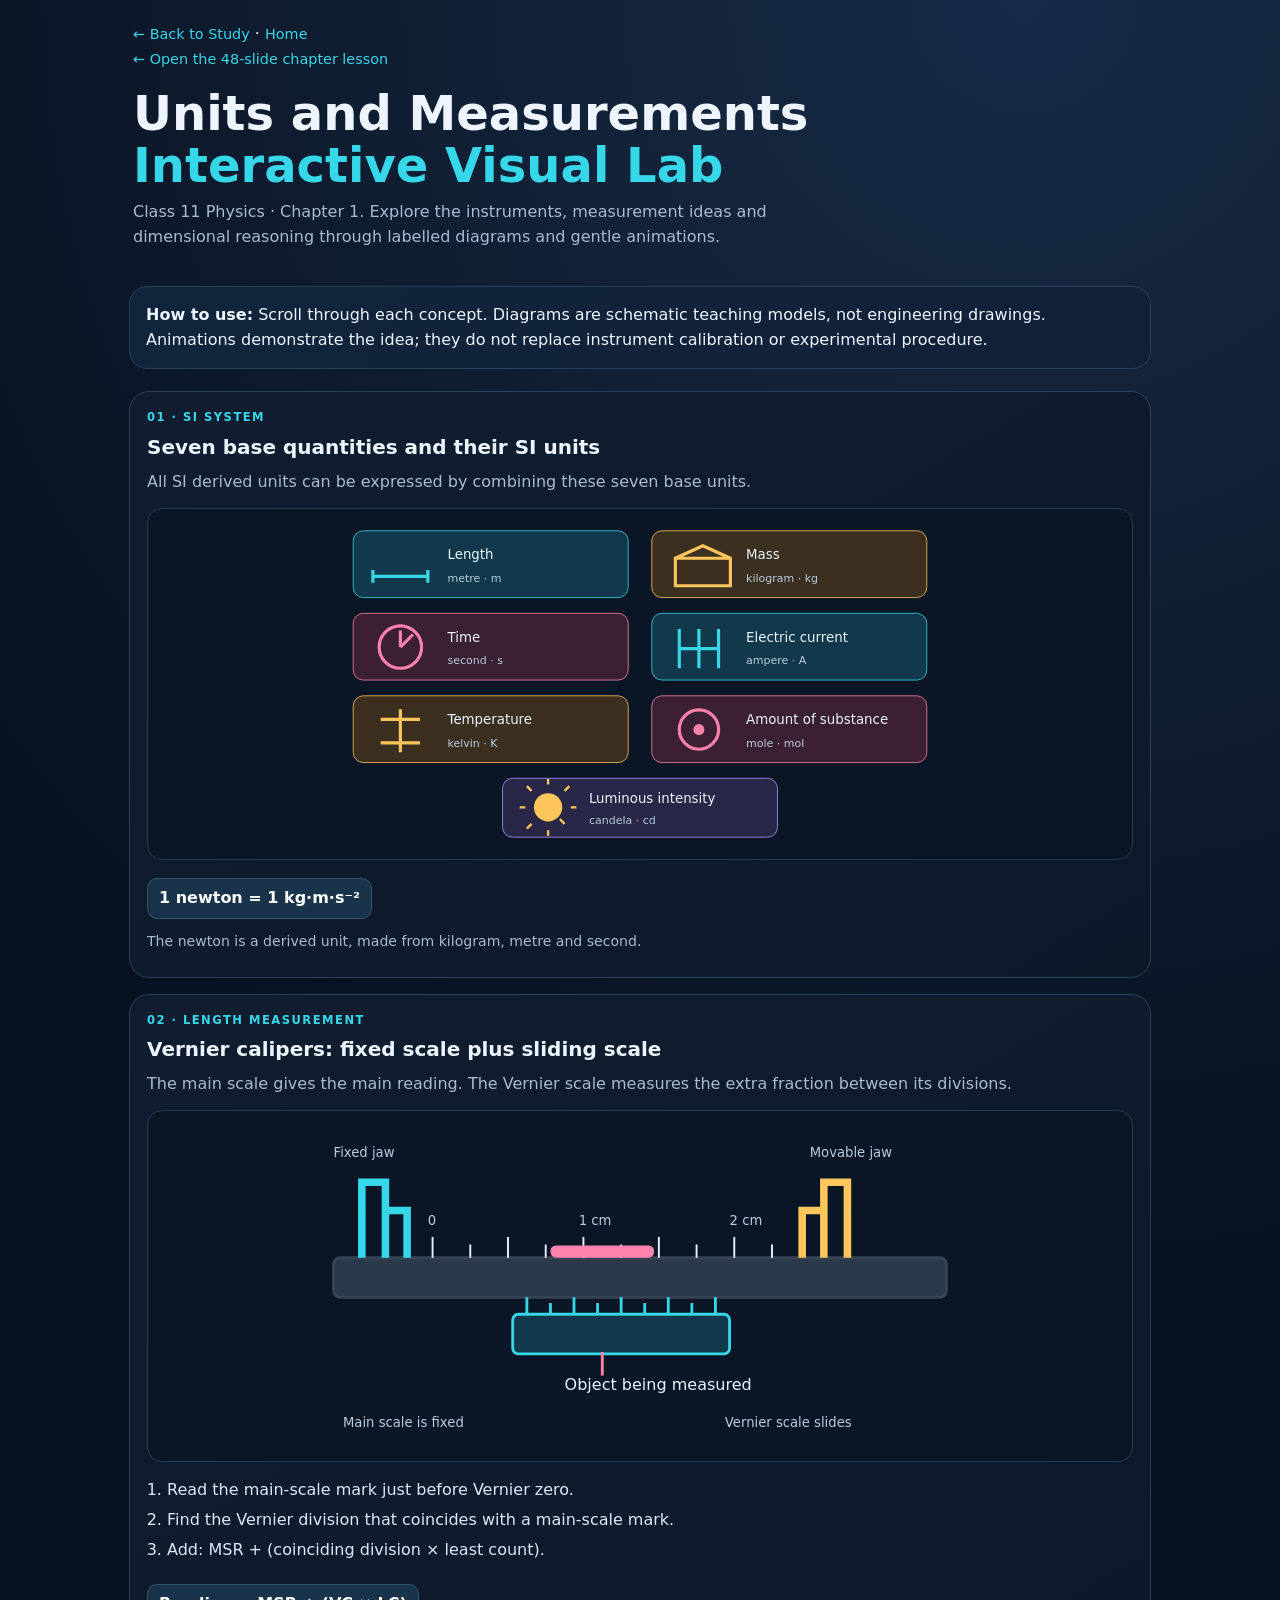
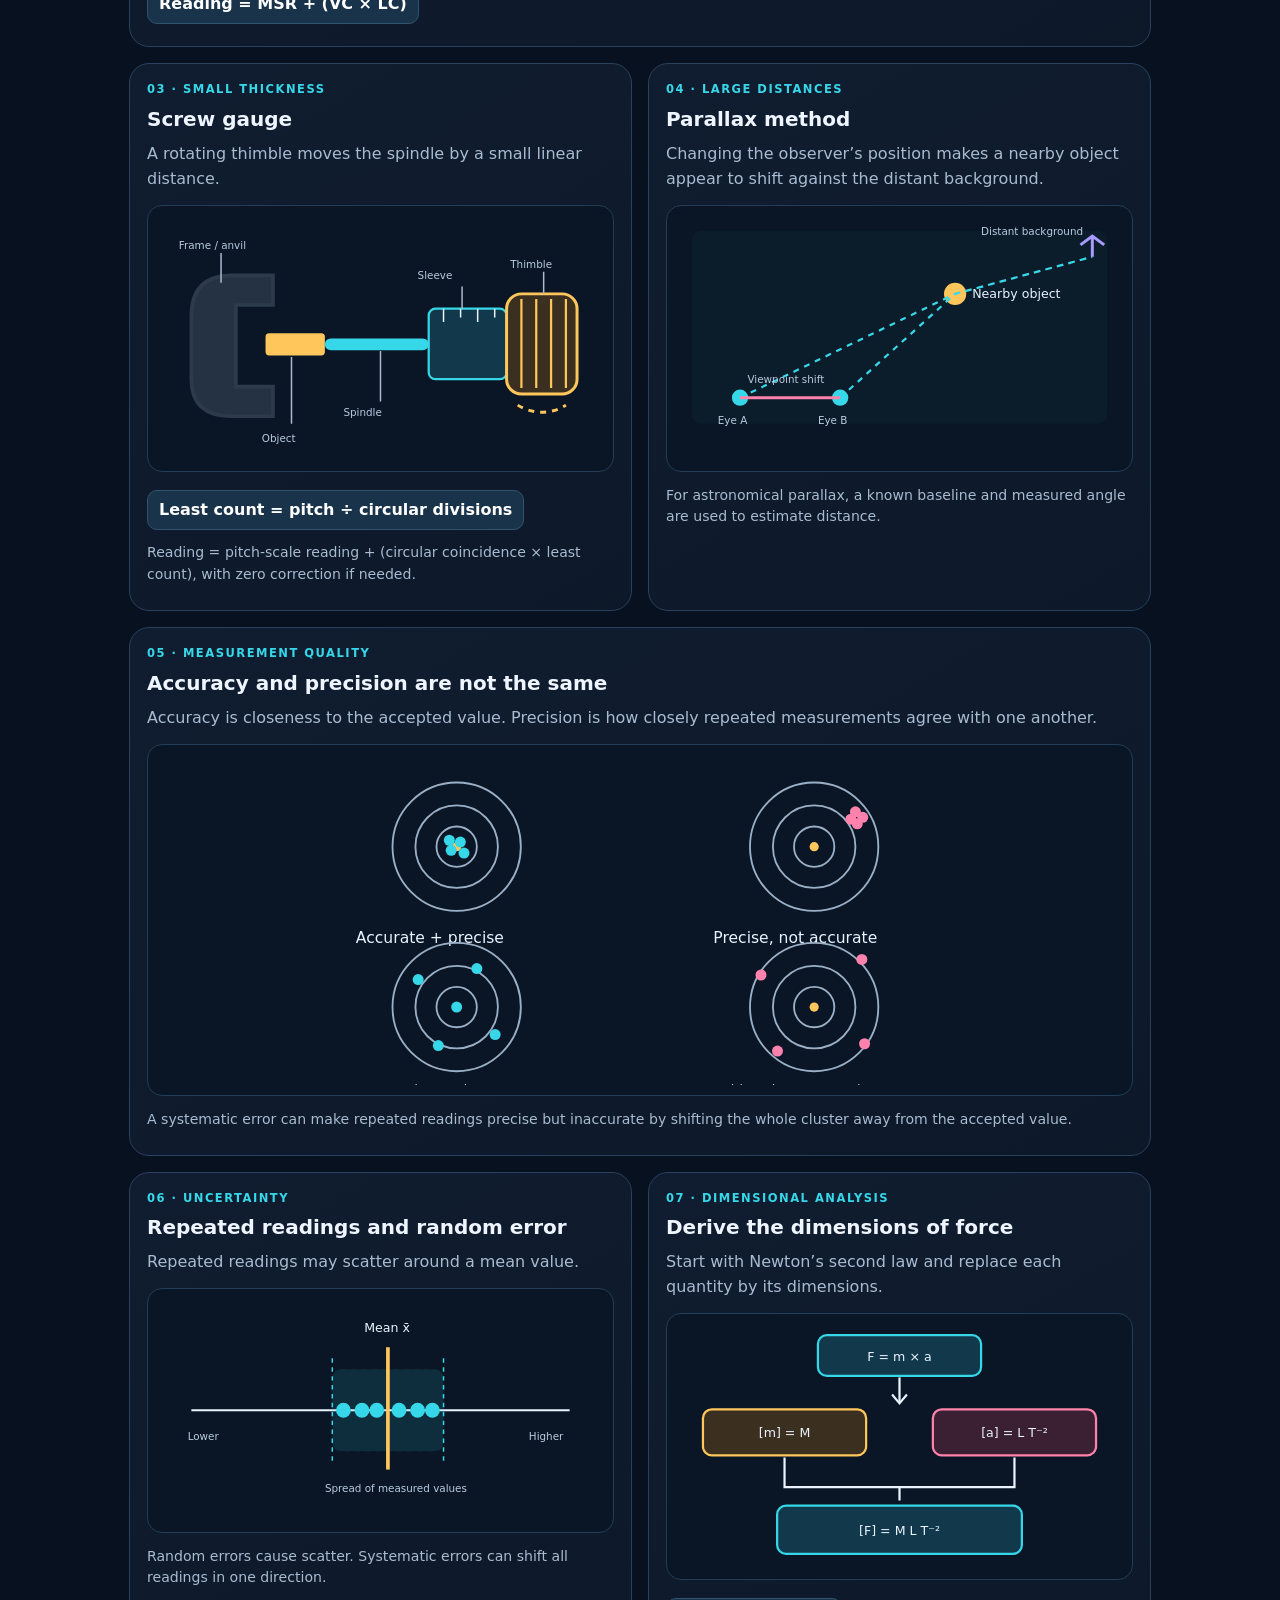
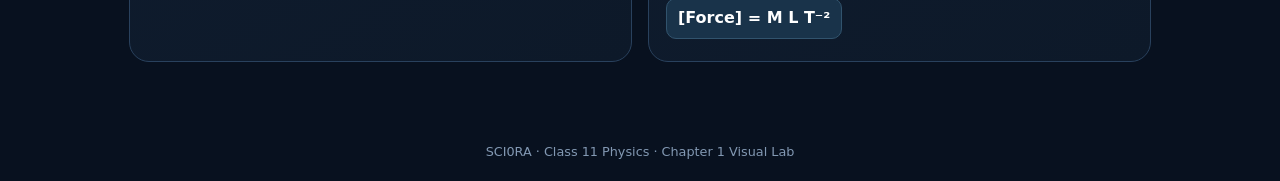
<file: SCI0RA_Physics_Chapter_1_Visual_Lab.html>
<!DOCTYPE html>
<html lang="en">
<head>
<meta charset="UTF-8">
<meta name="viewport" content="width=device-width, initial-scale=1">
<meta name="theme-color" content="#08111f">
<title>SCI0RA | Physics Chapter 1 Visual Lab</title>
<style>
:root{--bg:#08111f;--panel:#101d30;--panel2:#14243a;--ink:#eef5ff;--muted:#a9bbd1;--cyan:#36d7e8;--gold:#ffc65c;--pink:#ff82ad;--violet:#a99aff;--line:#29415d}
*{box-sizing:border-box}body{margin:0;background:radial-gradient(circle at 80% 0%,#172b46 0,transparent 36%),var(--bg);color:var(--ink);font-family:Inter,system-ui,Arial,sans-serif;line-height:1.55}
header{padding:22px 18px 16px;max-width:1050px;margin:auto}header a{color:var(--cyan);text-decoration:none;font-size:.9rem}h1{font-size:clamp(1.8rem,5vw,3rem);line-height:1.1;margin:15px 0 8px}header p{color:var(--muted);margin:0;max-width:720px}
main{max-width:1050px;margin:auto;padding:8px 14px 60px}.intro{border:1px solid var(--line);background:linear-gradient(120deg,#10253b,#122038);padding:16px;border-radius:18px;margin:12px 0 22px}
.grid{display:grid;grid-template-columns:1fr 1fr;gap:16px}.card{background:linear-gradient(150deg,var(--panel),#0d1929);border:1px solid var(--line);border-radius:20px;padding:17px;min-width:0;overflow:hidden}.card.wide{grid-column:1/-1}.eyebrow{color:var(--cyan);font-size:.72rem;font-weight:800;letter-spacing:.13em;text-transform:uppercase}.card h2{font-size:1.25rem;margin:5px 0 6px}.card p{color:var(--muted);margin:7px 0}.diagram{background:#0a1625;border:1px solid #243c56;border-radius:15px;padding:10px;margin:13px 0}.diagram svg{display:block;width:100%;height:auto;max-height:330px}.diagram text{font-family:inherit}.formula{display:inline-block;background:#19334a;border:1px solid #31536d;padding:7px 11px;border-radius:10px;color:#fff;font-weight:700;margin:5px 0}.note{font-size:.88rem;color:var(--muted)}.steps{padding-left:20px;color:#dce8f5}.steps li{margin:5px 0}.controls{display:flex;gap:8px;flex-wrap:wrap;margin-top:10px}.controls button{background:#19334a;color:var(--ink);border:1px solid #42627e;padding:9px 13px;border-radius:10px;font-weight:700}.controls button:active{transform:scale(.98)}
svg .label{font-size:17px;fill:#eaf3ff}svg .small{font-size:14px;fill:#b9cbe0}svg .cyan{stroke:var(--cyan);fill:none}svg .gold{stroke:var(--gold);fill:none}svg .pink{stroke:var(--pink);fill:none}svg .violet{stroke:var(--violet);fill:none}
@keyframes slide{0%,15%{transform:translateX(0)}85%,100%{transform:translateX(105px)}}@keyframes swing{0%,100%{transform:rotate(-14deg)}50%{transform:rotate(14deg)}}@keyframes dash{to{stroke-dashoffset:-32}}@keyframes pulse{50%{opacity:.35;transform:scale(1.2)}}
.sliding{animation:slide 3s ease-in-out infinite alternate}.swinging{transform-origin:380px 55px;animation:swing 2.5s ease-in-out infinite}.moving-dash{stroke-dasharray:8 8;animation:dash 2s linear infinite}.pulsing{transform-box:fill-box;transform-origin:center;animation:pulse 2s ease-in-out infinite}
footer{text-align:center;color:#8298b2;padding:20px;font-size:.8rem}
@media(max-width:700px){.grid{grid-template-columns:1fr}.card.wide{grid-column:auto}.card{padding:14px}.diagram{padding:7px}.diagram svg{max-height:270px}}
@media(prefers-reduced-motion:reduce){*,*::before,*::after{animation:none!important;scroll-behavior:auto!important}}
</style>
</head>
<body>
<header>
<a href="study.html">← Back to Study</a> · <a href="index.html">Home</a><br>
<a href="Class_11_Physics_Ch1_Teaching_Deck.html">← Open the 48-slide chapter lesson</a>
<h1>Units and Measurements<br><span style="color:var(--cyan)">Interactive Visual Lab</span></h1>
<p>Class 11 Physics · Chapter 1. Explore the instruments, measurement ideas and dimensional reasoning through labelled diagrams and gentle animations.</p>
</header>
<main>
<div class="intro"><strong>How to use:</strong> Scroll through each concept. Diagrams are schematic teaching models, not engineering drawings. Animations demonstrate the idea; they do not replace instrument calibration or experimental procedure.</div>
<div class="grid">
<section class="card wide">
<div class="eyebrow">01 · SI system</div><h2>Seven base quantities and their SI units</h2>
<p>All SI derived units can be expressed by combining these seven base units.</p>
<div class="diagram"><svg viewBox="0 0 760 420" role="img" aria-label="Seven SI base quantities and units">
<g font-size="20">
<g transform="translate(15 15)"><rect width="350" height="85" rx="13" fill="#12394b" stroke="#36d7e8"/><path d="M25 58H95M25 50v16M95 50v16" stroke="#36d7e8" stroke-width="4"/><text x="120" y="36" class="label">Length</text><text x="120" y="65" class="small">metre · m</text></g>
<g transform="translate(395 15)"><rect width="350" height="85" rx="13" fill="#3b3020" stroke="#ffc65c"/><path d="M30 35h70v35H30zM30 35l35-16 35 16" stroke="#ffc65c" stroke-width="4" fill="none"/><text x="120" y="36" class="label">Mass</text><text x="120" y="65" class="small">kilogram · kg</text></g>
<g transform="translate(15 120)"><rect width="350" height="85" rx="13" fill="#3a2032" stroke="#ff82ad"/><circle cx="60" cy="43" r="27" fill="none" stroke="#ff82ad" stroke-width="4"/><path d="M60 43l16-16M60 43V22" stroke="#ff82ad" stroke-width="4"/><text x="120" y="36" class="label">Time</text><text x="120" y="65" class="small">second · s</text></g>
<g transform="translate(395 120)"><rect width="350" height="85" rx="13" fill="#12394b" stroke="#36d7e8"/><path d="M35 20v50M60 20v50M85 20v50M35 45h50" stroke="#36d7e8" stroke-width="4"/><text x="120" y="36" class="label">Electric current</text><text x="120" y="65" class="small">ampere · A</text></g>
<g transform="translate(15 225)"><rect width="350" height="85" rx="13" fill="#3b3020" stroke="#ffc65c"/><path d="M60 17v55M35 30h50M35 60h50" stroke="#ffc65c" stroke-width="4"/><text x="120" y="36" class="label">Temperature</text><text x="120" y="65" class="small">kelvin · K</text></g>
<g transform="translate(395 225)"><rect width="350" height="85" rx="13" fill="#3a2032" stroke="#ff82ad"/><circle cx="60" cy="43" r="25" fill="none" stroke="#ff82ad" stroke-width="4"/><circle cx="60" cy="43" r="7" fill="#ff82ad"/><text x="120" y="36" class="label">Amount of substance</text><text x="120" y="65" class="small">mole · mol</text></g>
<g transform="translate(205 330)"><rect width="350" height="75" rx="13" fill="#292747" stroke="#a99aff"/><circle cx="58" cy="37" r="18" fill="#ffc65c"/><path d="M58 8v-7M58 73v-7M29 37h-7M94 37h-7M37 16l-6-6M79 58l-6-6M79 16l6-6M37 58l-6 6" stroke="#ffc65c" stroke-width="3"/><text x="110" y="32" class="label">Luminous intensity</text><text x="110" y="58" class="small">candela · cd</text></g>
</g></svg></div>
<div class="formula">1 newton = 1 kg·m·s⁻²</div><p class="note">The newton is a derived unit, made from kilogram, metre and second.</p>
</section>

<section class="card wide">
<div class="eyebrow">02 · Length measurement</div><h2>Vernier calipers: fixed scale plus sliding scale</h2>
<p>The main scale gives the main reading. The Vernier scale measures the extra fraction between its divisions.</p>
<div class="diagram"><svg viewBox="0 0 760 350" role="img" aria-label="Vernier caliper with main scale and sliding Vernier scale">
<rect x="55" y="145" width="650" height="42" rx="7" fill="#8296ad" opacity=".28" stroke="#a9bbd1" stroke-width="3"/>
<path d="M85 145V65h25v80M110 145V95h23v50" stroke="#36d7e8" stroke-width="8" fill="none"/>
<path d="M600 145V65h-25v80M575 145V95h-23v50" stroke="#ffc65c" stroke-width="8" fill="none"/>
<g stroke="#eaf3ff" stroke-width="2"><path d="M160 145v-22M200 145v-14M240 145v-22M280 145v-14M320 145v-22M360 145v-14M400 145v-22M440 145v-14M480 145v-22M520 145v-14"/></g>
<g class="small"><text x="155" y="110">0</text><text x="315" y="110">1 cm</text><text x="475" y="110">2 cm</text><text x="55" y="38">Fixed jaw</text><text x="560" y="38">Movable jaw</text></g>
<g class="sliding"><rect x="245" y="205" width="230" height="42" rx="6" fill="#12394b" stroke="#36d7e8" stroke-width="3"/><path d="M260 205v-18M285 205v-12M310 205v-18M335 205v-12M360 205v-18M385 205v-12M410 205v-18M435 205v-12M460 205v-18" stroke="#36d7e8" stroke-width="3"/></g>
<rect x="285" y="132" width="110" height="13" rx="6" fill="#ff82ad"/><text x="300" y="285" class="label">Object being measured</text><path d="M340 270v-25" stroke="#ff82ad" stroke-width="3"/>
<text x="65" y="325" class="small">Main scale is fixed</text><text x="470" y="325" class="small">Vernier scale slides</text>
</svg></div>
<ol class="steps"><li>Read the main-scale mark just before Vernier zero.</li><li>Find the Vernier division that coincides with a main-scale mark.</li><li>Add: MSR + (coinciding division × least count).</li></ol>
<div class="formula">Reading = MSR + (VC × LC)</div>
</section>

<section class="card">
<div class="eyebrow">03 · Small thickness</div><h2>Screw gauge</h2>
<p>A rotating thimble moves the spindle by a small linear distance.</p>
<div class="diagram"><svg viewBox="0 0 600 330" role="img" aria-label="Screw gauge parts">
<path d="M100 80Q45 80 45 135V220Q45 270 100 270H155V230H105V120H155V80Z" fill="#8296ad" opacity=".22" stroke="#a9bbd1" stroke-width="5"/>
<rect x="145" y="158" width="80" height="30" rx="5" fill="#ffc65c"/><rect x="225" y="165" width="140" height="16" rx="8" fill="#36d7e8"/>
<rect x="365" y="125" width="105" height="95" rx="9" fill="#12394b" stroke="#36d7e8" stroke-width="3"/>
<path d="M385 125v18M408 125v12M431 125v18M454 125v12" stroke="#eaf3ff" stroke-width="2"/>
<rect x="470" y="105" width="95" height="135" rx="20" fill="#3b3020" stroke="#ffc65c" stroke-width="4"/>
<path d="M490 112v120M510 112v120M530 112v120M550 112v120" stroke="#ffc65c" stroke-width="3"/>
<g class="small"><text x="28" y="45">Frame / anvil</text><text x="140" y="305">Object</text><text x="250" y="270">Spindle</text><text x="350" y="85">Sleeve</text><text x="475" y="70">Thimble</text></g>
<path d="M85 50L85 90M180 280L180 190M300 250L300 182M410 95L410 125M520 75L520 105" stroke="#a9bbd1" stroke-width="2"/>
<path d="M485 255A60 60 0 0 0 550 255" stroke="#ffc65c" stroke-width="4" stroke-dasharray="7 7" fill="none" class="moving-dash"/>
</svg></div>
<div class="formula">Least count = pitch ÷ circular divisions</div><p class="note">Reading = pitch-scale reading + (circular coincidence × least count), with zero correction if needed.</p>
</section>

<section class="card">
<div class="eyebrow">04 · Large distances</div><h2>Parallax method</h2>
<p>Changing the observer’s position makes a nearby object appear to shift against the distant background.</p>
<div class="diagram"><svg viewBox="0 0 600 330" role="img" aria-label="Parallax with two eye positions and viewing rays">
<rect x="20" y="20" width="560" height="260" rx="12" fill="#12394b" opacity=".18"/>
<circle cx="85" cy="245" r="11" fill="#36d7e8"/><circle cx="220" cy="245" r="11" fill="#36d7e8"/>
<text x="55" y="280" class="small">Eye A</text><text x="190" y="280" class="small">Eye B</text>
<circle cx="375" cy="105" r="15" fill="#ffc65c" class="pulsing"/><text x="398" y="110" class="label">Nearby object</text>
<path d="M85 245L375 105L560 55M220 245L375 105L560 55" stroke="#36d7e8" stroke-width="3" stroke-dasharray="8 8" fill="none" class="moving-dash"/>
<path d="M85 245H220" stroke="#ff82ad" stroke-width="4"/><text x="95" y="225" class="small">Viewpoint shift</text>
<path d="M560 55v-28m-16 12l16-12 16 12" stroke="#a99aff" stroke-width="4" fill="none"/><text x="410" y="25" class="small">Distant background</text>
</svg></div>
<p class="note">For astronomical parallax, a known baseline and measured angle are used to estimate distance.</p>
</section>

<section class="card wide">
<div class="eyebrow">05 · Measurement quality</div><h2>Accuracy and precision are not the same</h2>
<p>Accuracy is closeness to the accepted value. Precision is how closely repeated measurements agree with one another.</p>
<div class="diagram"><svg viewBox="0 0 760 360" role="img" aria-label="Four targets comparing accuracy and precision">
<defs><g id="tgt"><circle r="70" fill="none" stroke="#9bb0c7" stroke-width="2"/><circle r="45" fill="none" stroke="#9bb0c7" stroke-width="2"/><circle r="22" fill="none" stroke="#9bb0c7" stroke-width="2"/><circle r="5" fill="#ffc65c"/></g></defs>
<g transform="translate(180 100)"><use href="#tgt"/><g fill="#36d7e8"><circle cx="4" cy="-5" r="6"/><circle cx="-6" cy="4" r="6"/><circle cx="8" cy="7" r="6"/><circle cx="-8" cy="-7" r="6"/></g><text x="-110" y="105" class="label">Accurate + precise</text></g>
<g transform="translate(570 100)"><use href="#tgt"/><g fill="#ff82ad"><circle cx="40" cy="-30" r="6"/><circle cx="47" cy="-25" r="6"/><circle cx="45" cy="-38" r="6"/><circle cx="53" cy="-32" r="6"/></g><text x="-110" y="105" class="label">Precise, not accurate</text></g>
<g transform="translate(180 275)"><use href="#tgt"/><g fill="#36d7e8"><circle cx="-42" cy="-30" r="6"/><circle cx="42" cy="30" r="6"/><circle cx="-20" cy="42" r="6"/><circle cx="22" cy="-42" r="6"/><circle cx="0" cy="0" r="6"/></g><text x="-110" y="95" class="small">Scattered around centre</text></g>
<g transform="translate(570 275)"><use href="#tgt"/><g fill="#ff82ad"><circle cx="-58" cy="-35" r="6"/><circle cx="55" cy="40" r="6"/><circle cx="-40" cy="48" r="6"/><circle cx="52" cy="-52" r="6"/></g><text x="-110" y="95" class="small">Neither close nor consistent</text></g>
</svg></div>
<p class="note">A systematic error can make repeated readings precise but inaccurate by shifting the whole cluster away from the accepted value.</p>
</section>

<section class="card">
<div class="eyebrow">06 · Uncertainty</div><h2>Repeated readings and random error</h2>
<p>Repeated readings may scatter around a mean value.</p>
<div class="diagram"><svg viewBox="0 0 600 300" role="img" aria-label="Repeated readings spread around the mean">
<path d="M45 150H555" stroke="#eaf3ff" stroke-width="3"/><rect x="235" y="95" width="150" height="110" rx="12" fill="#36d7e8" opacity=".12" stroke="#36d7e8" stroke-dasharray="7 7"/>
<path d="M310 65V230" stroke="#ffc65c" stroke-width="5"/><text x="278" y="45" class="label">Mean x̄</text>
<g fill="#36d7e8"><circle cx="250" cy="150" r="10"/><circle cx="275" cy="150" r="10"/><circle cx="295" cy="150" r="10"/><circle cx="325" cy="150" r="10"/><circle cx="350" cy="150" r="10"/><circle cx="370" cy="150" r="10"/></g>
<path d="M235 80V220M385 80V220" stroke="#36d7e8" stroke-width="2" stroke-dasharray="6 6"/>
<text x="40" y="190" class="small">Lower</text><text x="500" y="190" class="small">Higher</text><text x="225" y="260" class="small">Spread of measured values</text>
</svg></div>
<p class="note">Random errors cause scatter. Systematic errors can shift all readings in one direction.</p>
</section>

<section class="card">
<div class="eyebrow">07 · Dimensional analysis</div><h2>Derive the dimensions of force</h2>
<p>Start with Newton’s second law and replace each quantity by its dimensions.</p>
<div class="diagram"><svg viewBox="0 0 600 330" role="img" aria-label="Flow diagram deriving dimensions of force">
<g text-anchor="middle"><rect x="190" y="15" width="220" height="55" rx="12" fill="#12394b" stroke="#36d7e8" stroke-width="3"/><text x="300" y="50" class="label">F = m × a</text>
<path d="M300 72V105" stroke="#eaf3ff" stroke-width="3"/><path d="M290 95l10 12 10-12" stroke="#eaf3ff" stroke-width="3" fill="none"/>
<rect x="35" y="115" width="220" height="62" rx="12" fill="#3b3020" stroke="#ffc65c" stroke-width="3"/><text x="145" y="153" class="label">[m] = M</text>
<rect x="345" y="115" width="220" height="62" rx="12" fill="#3a2032" stroke="#ff82ad" stroke-width="3"/><text x="455" y="153" class="label">[a] = L T⁻²</text>
<path d="M145 180V220H300M455 180V220H300V238" stroke="#eaf3ff" stroke-width="3" fill="none"/>
<rect x="135" y="245" width="330" height="65" rx="12" fill="#12394b" stroke="#36d7e8" stroke-width="3"/><text x="300" y="285" class="label">[F] = M L T⁻²</text></g>
</svg></div>
<div class="formula">[Force] = M L T⁻²</div>
</section>
</div>
</main>
<footer>SCI0RA · Class 11 Physics · Chapter 1 Visual Lab</footer>
</body>
</html>
</file>
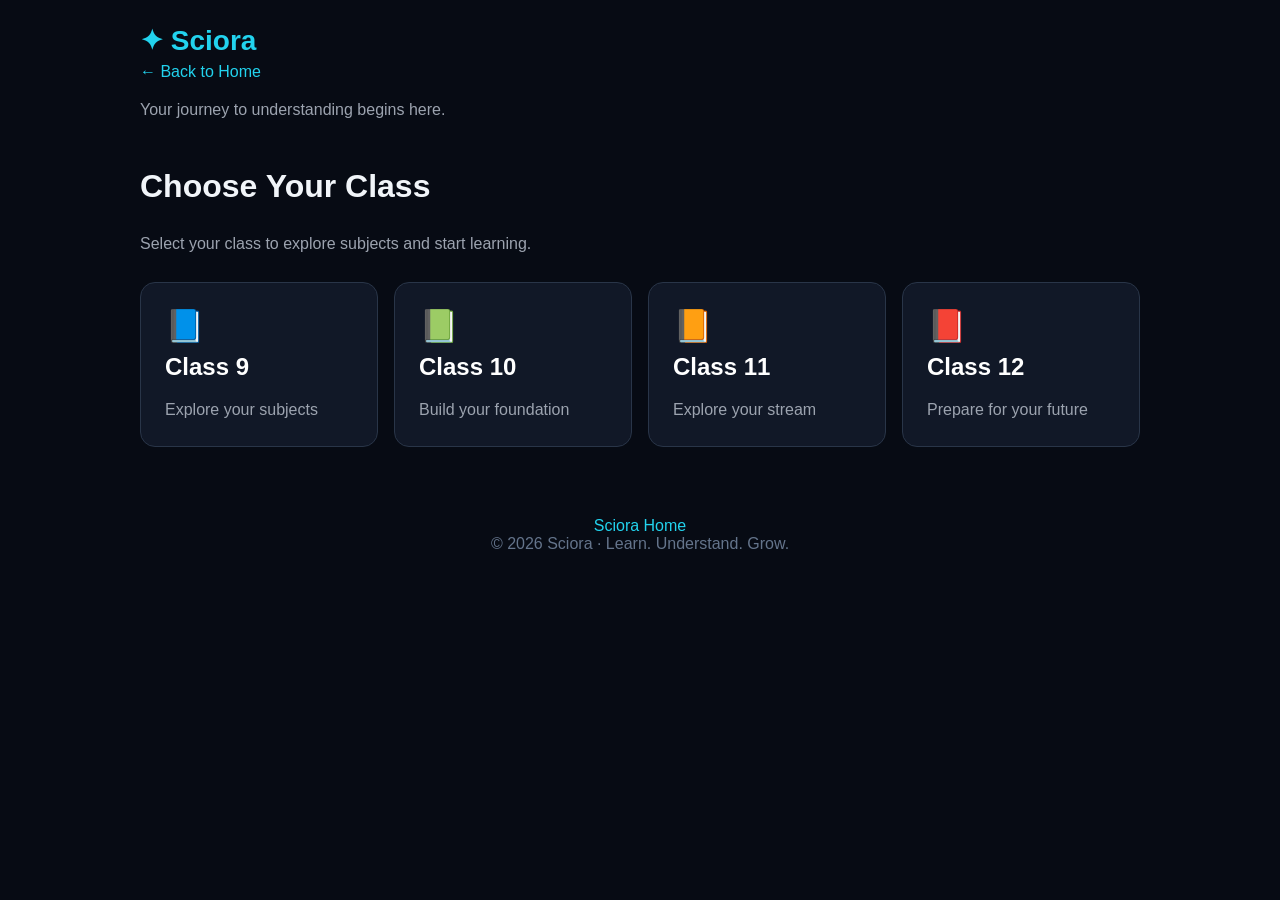
<file: study.html>
<!DOCTYPE html>
<html lang="en">
<head>
<meta charset="UTF-8">
<meta name="viewport" content="width=device-width, initial-scale=1.0">
<title>Sciora - Study Dashboard</title>
<style>
*{box-sizing:border-box}
body{margin:0;background:#070b14;color:#f1f5f9;font-family:Arial,sans-serif;padding:24px}
header,.container{max-width:1000px;margin:auto}
.logo{font-size:28px;font-weight:bold;color:#22d3ee}
h1{font-size:32px;margin-top:45px}
p{color:#9ca3af;line-height:1.6}
.grid{display:grid;grid-template-columns:repeat(auto-fit,minmax(210px,1fr));gap:16px;margin-top:25px}
.card{background:#111827;border:1px solid #293548;border-radius:15px;padding:24px;cursor:pointer;transition:.2s}
.card:hover{border-color:#22d3ee;transform:translateY(-3px)}
a.card{display:block;color:inherit;text-decoration:none}
.card h2{margin:8px 0;color:#fff}
.card p{margin-bottom:0}
.icon{font-size:32px}
button{background:#22d3ee;color:#07111b;border:0;border-radius:9px;padding:12px 18px;font-weight:bold;cursor:pointer;margin-top:20px}
.hidden{display:none}
.card:focus-visible,button:focus-visible{outline:2px solid #22d3ee;outline-offset:3px}
@media(max-width:480px){body{padding:16px}h1{font-size:26px;margin-top:30px}}
#content{margin-top:40px}
.badge{color:#22d3ee;font-size:13px}
footer{text-align:center;color:#64748b;margin:70px 0 20px}
#heartLab iframe{display:block;width:100%;height:75vh;min-height:520px;border:1px solid #293548;border-radius:15px;background:#070b14}
.lab-note{margin-top:10px;font-size:14px}
@media(max-width:600px){#heartLab iframe{height:72vh;min-height:460px}}
</style>
</head>
<body>

<header>
<a class="logo" href="index.html" style="text-decoration:none;display:inline-block">✦ Sciora</a>
<nav style="margin-top:6px">
<a href="index.html" style="color:#22d3ee;text-decoration:none">← Back to Home</a>
</nav>
<p>Your journey to understanding begins here.</p>
</header>

<main class="container">

<section id="classes">
<h1>Choose Your Class</h1>
<p>Select your class to explore subjects and start learning.</p>
<div class="grid">
<div class="card" onclick="selectClass('9')"><div class="icon">📘</div><h2>Class 9</h2><p>Explore your subjects</p></div>
<div class="card" onclick="selectClass('10')"><div class="icon">📗</div><h2>Class 10</h2><p>Build your foundation</p></div>
<div class="card" onclick="selectClass('11')"><div class="icon">📙</div><h2>Class 11</h2><p>Explore your stream</p></div>
<div class="card" onclick="selectClass('12')"><div class="icon">📕</div><h2>Class 12</h2><p>Prepare for your future</p></div>
</div>
</section>

<section id="subjects" class="hidden">
<button onclick="goBack('classes')">← Back to Classes</button>
<h1 id="classTitle">Choose a Subject</h1>
<p>Select a subject to explore its chapters.</p>
<div class="grid" id="subjectGrid"></div>
</section>

<section id="chapters" class="hidden">
<button onclick="goBack('subjects')">← Back to Subjects</button>
<h1 id="subjectTitle">Chapters</h1>
<p id="chapterDescription">Your learning journey starts here.</p>
<div class="grid" id="chapterGrid"></div>
</section>

<section id="heartLab" class="hidden">
<button onclick="goBack('chapters')">← Back to Biology</button>
<h1>3D Interactive Learning Lab</h1>
<p>Explore the human heart in 3D. Rotate, zoom and study its chambers and blood circulation.</p>
<iframe
src="https://payal876malviya-cpu.github.io/cardio-3d/"
title="Sciora 3D Human Heart Explorer"
allow="fullscreen"
allowfullscreen
loading="lazy">
</iframe>
<p class="lab-note">Tip: Rotate the heart by dragging and zoom using pinch or scroll controls.</p>
</section>

</main>

<footer>
<a href="index.html" style="color:#22d3ee;text-decoration:none">Sciora Home</a>
<br>© 2026 Sciora · Learn. Understand. Grow.
</footer>

<script>
let currentClass = "";

const subjects = {
"9":["Science","Mathematics","Social Science","English"],
"10":["Science","Mathematics","Social Science","English"],
"11":["Physics","Chemistry","Biology","Mathematics","English"],
"12":["Physics","Chemistry","Biology","Mathematics","English"]
};

const chapterData = {
"11|Physics":[
{title:"Chapter 1: Units and Measurements",desc:"Complete chapter lesson with notes, formulas and numericals.",url:"physics-chapter-1.html"},
{title:"Chapter 1: Visual Lab",desc:"Interactive diagrams, animations and visual experiments.",url:"SCI0RA_Physics_Chapter_1_Visual_Lab.html"},
{title:"Chapter 1: Animated Visual Lesson",desc:"Animated slide-by-slide visual walkthrough of the chapter.",url:"Class_11_Physics_Ch1_Visual_Animated.html"},
{title:"Chapter 1: Teaching Deck",desc:"The 48-slide chapter lesson for classroom-style revision.",url:"Class_11_Physics_Ch1_Teaching_Deck.html"},
{title:"Chapter 1: 3D Vernier Caliper",desc:"Rotate, zoom and practise reading a vernier caliper in 3D.",url:"vernier-caliper-3d.html"}
]
};

const icons = {
"Physics":"⚛️","Chemistry":"🧪","Biology":"🧬",
"Mathematics":"📐","Science":"🔬",
"Social Science":"🌍","English":"📖"
};

function selectClass(cls){
currentClass=cls;
document.getElementById("classes").classList.add("hidden");
document.getElementById("subjects").classList.remove("hidden");
document.getElementById("classTitle").textContent="Class "+cls+" — Choose Your Subject";

const grid=document.getElementById("subjectGrid");
grid.innerHTML="";

subjects[cls].forEach(subject=>{
const card=document.createElement("div");
card.className="card";
const icon=document.createElement("div");
icon.className="icon";
icon.textContent=icons[subject]||"📚";
const title=document.createElement("h2");
title.textContent=subject;
const desc=document.createElement("p");
desc.textContent="Explore "+subject+" lessons";
card.append(icon,title,desc);
card.onclick=()=>selectSubject(subject);
grid.appendChild(card);
});
window.scrollTo(0,0);
}

function selectSubject(subject){
document.getElementById("subjects").classList.add("hidden");
document.getElementById("chapters").classList.remove("hidden");
document.getElementById("subjectTitle").textContent=subject+" — Class "+currentClass;

const list=chapterData[currentClass+"|"+subject]||[];
document.getElementById("chapterDescription").textContent=list.length?"Pick a chapter to start learning.":"Explore the interactive learning lab below.";

const grid=document.getElementById("chapterGrid");
grid.innerHTML="";

list.forEach(ch=>{
const link=document.createElement("a");
link.className="card";
link.href=ch.url;
const icon=document.createElement("div");
icon.className="icon";
icon.textContent="📐";
const title=document.createElement("h2");
title.textContent=ch.title;
const desc=document.createElement("p");
desc.textContent=ch.desc;
link.append(icon,title,desc);
grid.appendChild(link);
});

if(currentClass==="11" && subject==="Biology"){
const labCard=document.createElement("div");
labCard.className="card";
labCard.tabIndex=0;
labCard.setAttribute("role","button");
labCard.innerHTML='<div class="icon">❤️</div><h2>3D Interactive Learning Lab</h2><p>Human Heart Explorer — rotate, zoom and explore the heart in 3D.</p>';
labCard.onclick=openHeartLab;
labCard.onkeydown=(event)=>{
if(event.key==="Enter"||event.key===" "){
event.preventDefault();
openHeartLab();
}
};
grid.appendChild(labCard);
}

const card=document.createElement("div");
card.className="card";
const title=document.createElement("h2");
title.textContent=list.length?"📚 More chapters coming soon":"📚 More learning content coming soon";
const desc=document.createElement("p");
desc.textContent="Notes, explanations, diagrams and practice questions will be available here.";
card.append(title,desc);
grid.appendChild(card);

window.scrollTo(0,0);
}

function openHeartLab(){
document.getElementById("chapters").classList.add("hidden");
document.getElementById("heartLab").classList.remove("hidden");
window.scrollTo(0,0);
}

function goBack(section){
["classes","subjects","chapters","heartLab"].forEach(id=>{
document.getElementById(id).classList.add("hidden");
});
document.getElementById(section).classList.remove("hidden");
window.scrollTo(0,0);
}
</script>
</body>
  </html>
</file>
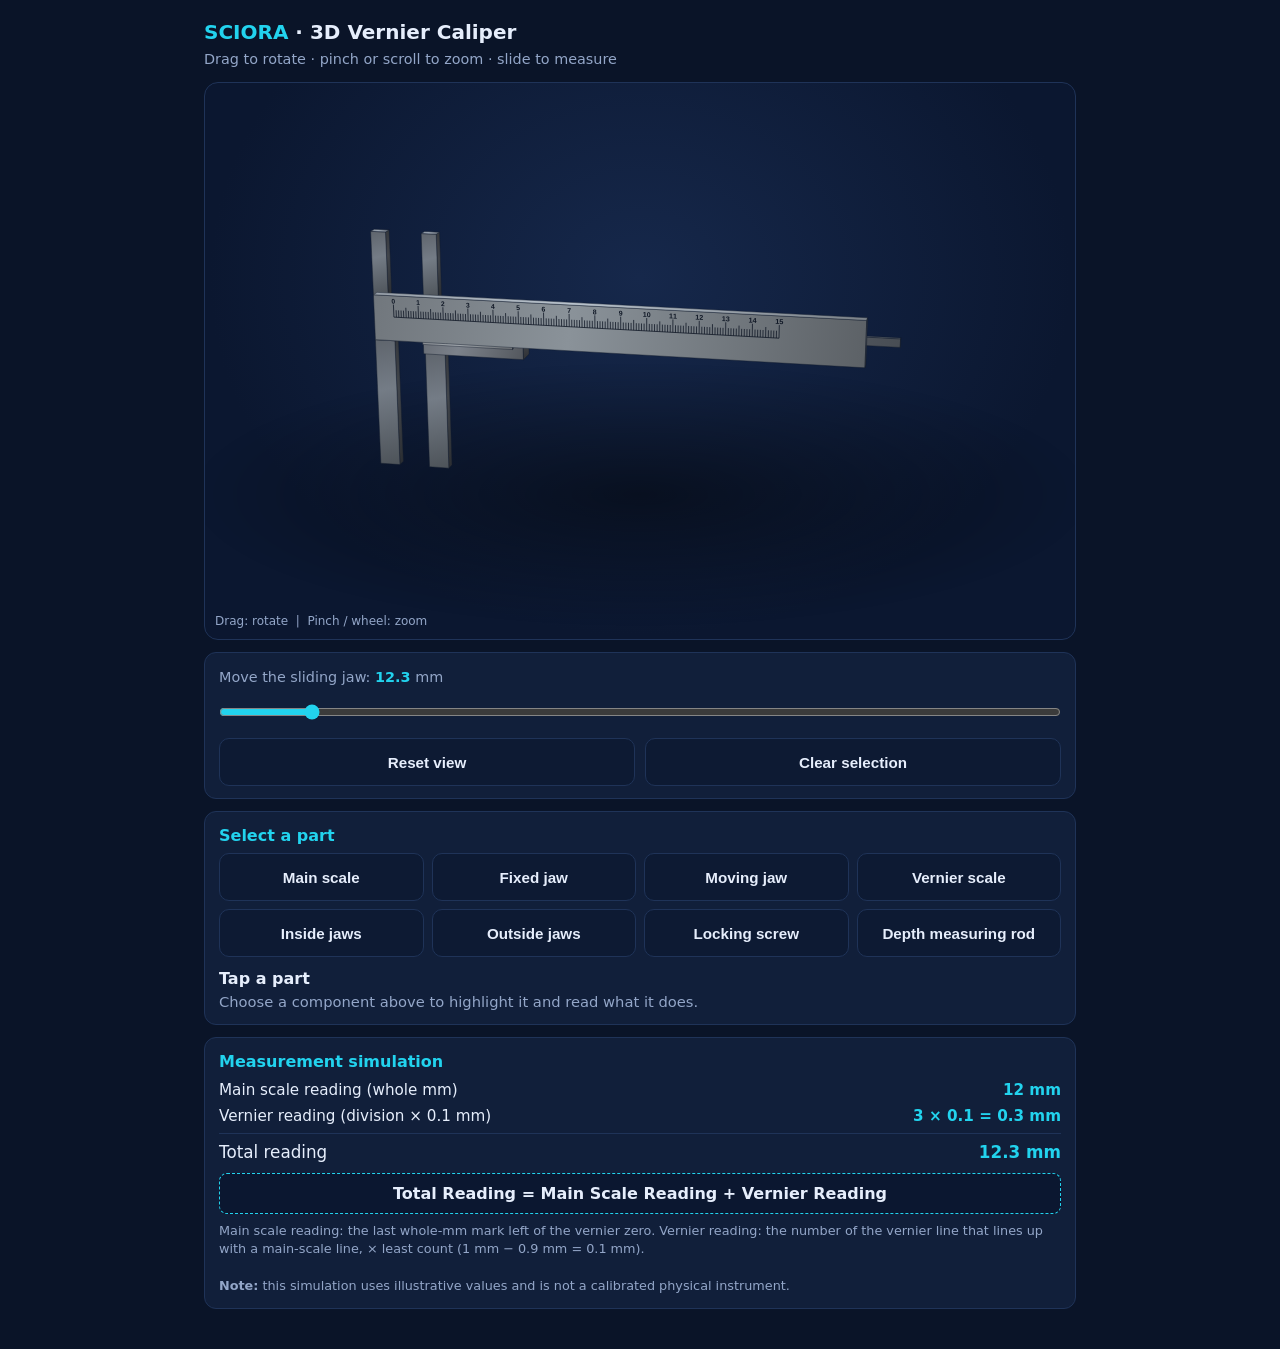
<file: vernier-caliper-3d (1).html>
<!DOCTYPE html>
<html lang="en">
<head>
<meta charset="utf-8">
<meta name="viewport" content="width=device-width, initial-scale=1, viewport-fit=cover">
<title>SCIORA – 3D Vernier Caliper</title>
<style>
:root{--bg:#0a1428;--panel:#111f3a;--line:#1f3358;--cy:#22d3ee;--tx:#e6eefc;--mu:#93a6c8}
*{box-sizing:border-box;-webkit-tap-highlight-color:transparent}
html,body{margin:0;background:var(--bg);color:var(--tx);font-family:system-ui,-apple-system,"Segoe UI",Roboto,Arial,sans-serif;line-height:1.45}
.wrap{max-width:900px;margin:0 auto;padding:14px 14px 40px}
h1{font-size:1.25rem;margin:4px 0 2px}h1 span{color:var(--cy)}
.sub{color:var(--mu);font-size:.9rem;margin:0 0 12px}
.stage{position:relative;background:radial-gradient(ellipse at 50% 35%,#16284b,#0b1730 70%);border:1px solid var(--line);border-radius:14px;overflow:hidden;width:100%;aspect-ratio:4/3;max-height:62vh;min-height:240px}
canvas{display:block;width:100%;height:100%;touch-action:none;cursor:grab}
.hint{position:absolute;left:10px;bottom:8px;font-size:.75rem;color:var(--mu);pointer-events:none}
#fb{display:none;position:absolute;inset:0;align-items:center;justify-content:center;text-align:center;padding:20px;background:#0b1730;color:#fca5a5;font-size:.95rem}
.card{background:var(--panel);border:1px solid var(--line);border-radius:12px;padding:12px 14px;margin-top:12px}
.card h2{font-size:1rem;margin:0 0 6px;color:var(--cy)}
label{font-size:.9rem;color:var(--mu)}
input[type=range]{width:100%;height:40px;accent-color:var(--cy);margin:4px 0}
.row{display:flex;gap:10px;flex-wrap:wrap}
button{min-height:48px;padding:10px 12px;border-radius:10px;border:1px solid var(--line);background:#0d1a33;color:var(--tx);font-size:.95rem;font-weight:600;cursor:pointer}
button.on{background:var(--cy);color:#06202a;border-color:var(--cy)}
.grid{display:grid;grid-template-columns:repeat(2,1fr);gap:8px}
@media(min-width:620px){.grid{grid-template-columns:repeat(4,1fr)}}
.rd{display:grid;grid-template-columns:1fr auto;gap:4px 10px;font-size:.95rem}
.rd b{color:var(--cy);text-align:right;font-variant-numeric:tabular-nums}
.tot{border-top:1px solid var(--line);margin-top:6px;padding-top:6px;font-size:1.05rem}
.f{background:#0b1730;border:1px dashed var(--cy);border-radius:8px;padding:8px 10px;margin:8px 0;text-align:center;font-weight:600}
.note{font-size:.8rem;color:var(--mu)}
</style>
</head>
<body>
<div class="wrap">
<h1><span>SCIORA</span> · 3D Vernier Caliper</h1>
<p class="sub">Drag to rotate · pinch or scroll to zoom · slide to measure</p>

<div class="stage">
<canvas id="c" aria-label="Interactive 3D Vernier caliper"></canvas>
<div id="fb"></div>
<div class="hint">Drag: rotate &nbsp;|&nbsp; Pinch / wheel: zoom</div>
</div>

<div class="card">
<label for="sl">Move the sliding jaw: <b id="slv" style="color:#22d3ee">12.3</b> mm</label>
<input id="sl" type="range" min="0" max="120" step="0.1" value="12.3">
<div class="row"><button id="reset" style="flex:1">Reset view</button><button id="clr" style="flex:1">Clear selection</button></div>
</div>

<div class="card">
<h2>Select a part</h2>
<div class="grid" id="btns"></div>
<div id="info" style="margin-top:10px"><b id="pn">Tap a part</b><div id="pd" class="note" style="font-size:.92rem">Choose a component above to highlight it and read what it does.</div></div>
</div>

<div class="card">
<h2>Measurement simulation</h2>
<div class="rd">
<span>Main scale reading (whole mm)</span><b id="r1">0 mm</b>
<span>Vernier reading (division × 0.1 mm)</span><b id="r2">0.0 mm</b>
</div>
<div class="rd tot"><span>Total reading</span><b id="r3">0.0 mm</b></div>
<div class="f">Total Reading = Main Scale Reading + Vernier Reading</div>
<div class="note">Main scale reading: the last whole-mm mark left of the vernier zero. Vernier reading: the number of the vernier line that lines up with a main-scale line, × least count (1 mm − 0.9 mm = 0.1 mm).<br><br><b>Note:</b> this simulation uses illustrative values and is not a calibrated physical instrument.</div>
</div>
</div>

<script>
(function(){
'use strict';
var cv=document.getElementById('c'),fb=document.getElementById('fb'),sl=document.getElementById('sl');
var ctx=null;
function showFb(m){fb.style.display='flex';fb.textContent=m;}
try{ctx=cv.getContext('2d');}catch(e){}
if(!ctx){showFb('3D view could not start: Canvas 2D is not supported in this browser.');}

var PARTS={
beam:['Main scale / beam','The long steel bar carrying the fixed main scale, graduated in millimetres (numbers are centimetres). The fixed jaws are part of it.'],
fixed:['Fixed jaw','Rigid jaws at the zero end of the beam. They give the fixed reference face against which the object is measured.'],
moving:['Moving (sliding) jaw','The slider and its jaws move along the beam. The distance it travels from zero is the length being measured.'],
vernier:['Vernier scale','Small sliding scale with 10 divisions spanning 9 mm. It lets you read a tenth of a millimetre (least count 0.1 mm).'],
inside:['Inside jaws','The two small upper jaws, used to measure internal sizes such as the diameter of a hole or tube.'],
outside:['Outside jaws','The two large lower jaws, used to measure the outer size of objects such as rods, balls or blocks.'],
screw:['Locking screw','Knurled screw on the slider. Tighten it to hold the reading so it can be read safely after removing the caliper.'],
depth:['Depth measuring rod','A thin rod fixed to the slider that slides out of the beam end. Used to measure the depth of holes and steps.']
};
var order=['beam','fixed','moving','vernier','inside','outside','screw','depth'];
var sel=null,bw=document.getElementById('btns');
order.forEach(function(k){var b=document.createElement('button');b.textContent=PARTS[k][0].replace(' / beam','').replace(' (sliding)','');b.setAttribute('data-k',k);b.onclick=function(){pick(k);};bw.appendChild(b);});
function pick(k){sel=k;[].forEach.call(bw.children,function(b){b.className=b.getAttribute('data-k')===k?'on':'';});
 document.getElementById('pn').textContent=k?PARTS[k][0]:'Tap a part';
 document.getElementById('pd').textContent=k?PARTS[k][1]:'Choose a component above to highlight it and read what it does.';}
document.getElementById('clr').onclick=function(){pick(null);};

/* ---------- state ---------- */
var yaw=-0.5,pitch=0.28,zoom=1,P0=12.3,idle=true,W=320,H=240,dpr=1;
var D=650,C=[105,-12,0];
function readout(){
 var v=Math.round(P0*10)/10,m=Math.floor(v+1e-9),d=Math.round((v-m)*10);if(d>9){m+=1;d=0;}
 document.getElementById('slv').textContent=v.toFixed(1);
 document.getElementById('r1').textContent=m+' mm';
 document.getElementById('r2').textContent=d+' × 0.1 = '+(d/10).toFixed(1)+' mm';
 document.getElementById('r3').textContent=(m+d/10).toFixed(1)+' mm';}
sl.addEventListener('input',function(){P0=parseFloat(sl.value)||0;readout();});
document.getElementById('reset').onclick=function(){yaw=-0.5;pitch=0.28;zoom=1;idle=false;};
readout();

/* ---------- model ---------- */
var STEEL=[178,188,198],DARK=[150,160,173],PLATE=[208,215,223],ROD=[140,150,162];
function box(x0,x1,y0,y1,z0,z1,t,col,deco){
 var c=[(x0+x1)/2,(y0+y1)/2,(z0+z1)/2],V=[[x0,y0,z0],[x1,y0,z0],[x1,y1,z0],[x0,y1,z0],[x0,y0,z1],[x1,y0,z1],[x1,y1,z1],[x0,y1,z1]];
 return [[0,1,2,3],[4,5,6,7],[0,1,5,4],[3,2,6,7],[0,3,7,4],[1,2,6,5]].map(function(f,i){
  return {v:f.map(function(j){return V[j];}),c:c,t:t,col:col,deco:i===1?deco:null};});}
function cyl(cx,cz,r,y0,y1,n,t,col){
 var c=[cx,(y0+y1)/2,cz],out=[],top=[],i,a0,a1;
 for(i=0;i<n;i++){a0=i/n*6.2832;a1=(i+1)/n*6.2832;
  var p0=[cx+r*Math.cos(a0),0,cz+r*Math.sin(a0)],p1=[cx+r*Math.cos(a1),0,cz+r*Math.sin(a1)];
  out.push({v:[[p0[0],y0,p0[2]],[p1[0],y0,p1[2]],[p1[0],y1,p1[2]],[p0[0],y1,p0[2]]],c:c,t:t,col:col});
  top.push([p0[0],y1,p0[2]]);}
 out.push({v:top,c:c,t:t,col:col});return out;}
function model(p){
 var m=[];
 m=m.concat(box(0,190,-9,9,-2,2,['beam'],STEEL,'main'));
 m=m.concat(box(0,8,-60,-9,-2,2,['fixed','outside'],DARK));
 m=m.concat(box(0,6,9,34,-2,2,['fixed','inside'],DARK));
 m=m.concat(box(8+p,48+p,-13,0,-4,4,['moving'],[160,168,180]));
 m=m.concat(box(8+p,44+p,-9,0,4,4.8,['vernier'],PLATE,'vern'));
 m=m.concat(box(8+p,16+p,-60,-13,-2,2,['moving','outside'],DARK));
 m=m.concat(box(8+p,14+p,9,34,-2,2,['moving','inside'],DARK));
 m=m.concat(box(8+p,14+p,0,9,2,3.6,['moving','inside'],DARK));
 m=m.concat(cyl(p+40,0,5,0,7,14,['screw'],[120,127,138]));
 m=m.concat(box(p+10,p+190,-1.6,1.6,-3.6,-2,['depth'],ROD));
 return m;}

/* ---------- 3D math ---------- */
var cy_,sy_,cp_,sp_,F;
function tf(q){var x=q[0]-C[0],y=q[1]-C[1],z=q[2]-C[2];
 var x1=x*cy_+z*sy_,z1=-x*sy_+z*cy_,y2=y*cp_-z1*sp_,z2=y*sp_+z1*cp_;return [x1,y2,z2];}
function pr(t){var s=F/(D-t[2]);return [W/2+t[0]*s,H/2-t[1]*s];}
function P(x,y,z){return pr(tf([x,y,z]));}
function mix(c,k,s){var r=[],i;for(i=0;i<3;i++)r.push(Math.max(0,Math.min(255,Math.round(c[i]*k+s))));return 'rgb('+r[0]+','+r[1]+','+r[2]+')';}
function text(s,x,y,z,size,col){
 var o=P(x,y,z),a=P(x+1,y,z),u=P(x,y+1,z);
 ctx.save();ctx.transform((a[0]-o[0])*size,(a[1]-o[1])*size,-(u[0]-o[0])*size,-(u[1]-o[1])*size,o[0],o[1]);
 ctx.fillStyle=col;ctx.font='bold 1px sans-serif';ctx.textAlign='center';ctx.fillText(s,0,0);ctx.restore();}
function line(x0,y0,x1,y1,z,lw,col){var a=P(x0,y0,z),b=P(x1,y1,z);ctx.beginPath();ctx.moveTo(a[0],a[1]);ctx.lineTo(b[0],b[1]);ctx.lineWidth=lw;ctx.strokeStyle=col;ctx.stroke();}
function decoMain(){var s=F/D,lw=Math.max(.7,.3*s),k,len;
 for(k=0;k<=150;k++){len=k%10===0?5:k%5===0?4:2.8;line(8+k,.5,8+k,.5+len,2.02,lw,'#101826');
  if(k%10===0)text(String(k/10),8+k,5.9,2.02,2.7,'#101826');}
 line(8,.5,158,.5,2.02,lw,'#101826');}
function decoVern(p){var s=F/D,lw=Math.max(.7,.3*s),i;
 for(i=0;i<=10;i++){line(8+p+.9*i,-.2,8+p+.9*i,-(i%5===0?4.6:3),4.82,lw,'#101826');
  if(i%5===0)text(String(i),8+p+.9*i,-8,4.82,2.6,'#101826');}
 line(8+p,-.2,8+p+9,-.2,4.82,lw,'#101826');}

/* ---------- render ---------- */
function draw(t){
 if(!ctx)return;
 ctx.setTransform(dpr,0,0,dpr,0,0);ctx.clearRect(0,0,W,H);
 var yw=yaw+(idle?Math.sin(t/1400)*0.35:0);
 cy_=Math.cos(yw);sy_=Math.sin(yw);cp_=Math.cos(pitch);sp_=Math.sin(pitch);
 F=Math.min(W/330,H/170)*zoom*D;
 var p=Math.round(P0*10)/10;
 /* floor shadow */
 var g0=P(105,-66,0),sc=F/D;
 ctx.save();ctx.translate(g0[0],g0[1]);ctx.scale(1,Math.abs(sp_)*0.7+0.1);
 var rg=ctx.createRadialGradient(0,0,0,0,0,170*sc);rg.addColorStop(0,'rgba(0,0,0,.45)');rg.addColorStop(1,'rgba(0,0,0,0)');
 ctx.fillStyle=rg;ctx.beginPath();ctx.arc(0,0,170*sc,0,6.2832);ctx.fill();ctx.restore();
 /* faces */
 var faces=model(p),vis=[],i,j,f;
 for(i=0;i<faces.length;i++){f=faces[i];
  var tv=f.v.map(tf),a=tv[0],b=tv[1],c=tv[2];
  var u=[b[0]-a[0],b[1]-a[1],b[2]-a[2]],v=[c[0]-a[0],c[1]-a[1],c[2]-a[2]];
  var n=[u[1]*v[2]-u[2]*v[1],u[2]*v[0]-u[0]*v[2],u[0]*v[1]-u[1]*v[0]],l=Math.sqrt(n[0]*n[0]+n[1]*n[1]+n[2]*n[2]);
  if(l<1e-6)continue;n=[n[0]/l,n[1]/l,n[2]/l];
  var g=[0,0,0];for(j=0;j<tv.length;j++){g[0]+=tv[j][0];g[1]+=tv[j][1];g[2]+=tv[j][2];}
  g=[g[0]/tv.length,g[1]/tv.length,g[2]/tv.length];
  var cc=tf(f.c);if(n[0]*(g[0]-cc[0])+n[1]*(g[1]-cc[1])+n[2]*(g[2]-cc[2])<0)n=[-n[0],-n[1],-n[2]];
  if(n[0]*(0-g[0])+n[1]*(0-g[1])+n[2]*(D-g[2])<=0)continue;
  vis.push({f:f,tv:tv,n:n,z:g[2]});}
 vis.sort(function(a,b){return a.z-b.z;});
 var L=[-.45,.6,.66],ll=Math.sqrt(L[0]*L[0]+L[1]*L[1]+L[2]*L[2]);L=[L[0]/ll,L[1]/ll,L[2]/ll];
 var H2=[L[0],L[1],L[2]+1],hl=Math.sqrt(H2[0]*H2[0]+H2[1]*H2[1]+H2[2]*H2[2]);H2=[H2[0]/hl,H2[1]/hl,H2[2]/hl];
 for(i=0;i<vis.length;i++){var e=vis[i];f=e.f;n=e.n;
  var d=Math.max(0,n[0]*L[0]+n[1]*L[1]+n[2]*L[2]),sp=Math.pow(Math.max(0,n[0]*H2[0]+n[1]*H2[1]+n[2]*H2[2]),38);
  var k=.28+.55*d+.17*(.5+.5*n[1]),on=sel&&f.t.indexOf(sel)>=0,tint=on?35:0;
  var pts=e.tv.map(pr),x0=1e9,y0=1e9,x1=-1e9,y1=-1e9;
  for(j=0;j<pts.length;j++){x0=Math.min(x0,pts[j][0]);y0=Math.min(y0,pts[j][1]);x1=Math.max(x1,pts[j][0]);y1=Math.max(y1,pts[j][1]);}
  var fill;
  try{var gr=ctx.createLinearGradient(x0,y0,x1+.01,y1+.01);
   gr.addColorStop(0,mix(f.col,k*.98,sp*120+tint));gr.addColorStop(.4,mix(f.col,k*1.2,sp*140+tint));gr.addColorStop(1,mix(f.col,k*.8,sp*60+tint));fill=gr;}
  catch(er){fill=mix(f.col,k,sp*120+tint);}
  ctx.beginPath();ctx.moveTo(pts[0][0],pts[0][1]);for(j=1;j<pts.length;j++)ctx.lineTo(pts[j][0],pts[j][1]);ctx.closePath();
  ctx.fillStyle=fill;ctx.fill();
  if(on){ctx.fillStyle='rgba(34,211,238,.38)';ctx.fill();}
  ctx.lineJoin='round';ctx.lineWidth=on?2.2:.8;ctx.strokeStyle=on?'#22d3ee':'rgba(20,28,44,.55)';ctx.stroke();
  if(f.deco&&n[2]>.12){try{if(f.deco==='main')decoMain();else decoVern(p);}catch(er2){}}
 }
}

/* ---------- sizing ---------- */
function resize(){
 var r=cv.getBoundingClientRect();
 W=Math.max(2,Math.round(r.width))||320;H=Math.max(2,Math.round(r.height))||240;
 dpr=Math.min(window.devicePixelRatio||1,2);
 cv.width=Math.round(W*dpr);cv.height=Math.round(H*dpr);}
window.addEventListener('resize',function(){resize();});
window.addEventListener('orientationchange',function(){setTimeout(resize,250);});
if(window.ResizeObserver){try{new ResizeObserver(resize).observe(cv);}catch(e){}}

/* ---------- input ---------- */
var ptr={},last=0;
function cnt(){return Object.keys(ptr).length;}
function dist(){var k=Object.keys(ptr);if(k.length<2)return 0;var a=ptr[k[0]],b=ptr[k[1]];return Math.hypot(a.x-b.x,a.y-b.y);}
cv.addEventListener('pointerdown',function(e){try{cv.setPointerCapture(e.pointerId);}catch(x){}
 ptr[e.pointerId]={x:e.clientX,y:e.clientY};idle=false;last=dist();cv.style.cursor='grabbing';e.preventDefault();});
cv.addEventListener('pointermove',function(e){var q=ptr[e.pointerId];if(!q)return;
 var dx=e.clientX-q.x,dy=e.clientY-q.y;q.x=e.clientX;q.y=e.clientY;
 if(cnt()>=2){var d=dist();if(last>0&&d>0)zoom=Math.max(.5,Math.min(6,zoom*d/last));last=d;}
 else{yaw+=dx*.01;pitch=Math.max(-1.5,Math.min(1.5,pitch+dy*.01));}
 e.preventDefault();});
function up(e){delete ptr[e.pointerId];last=dist();if(!cnt())cv.style.cursor='grab';}
cv.addEventListener('pointerup',up);cv.addEventListener('pointercancel',up);cv.addEventListener('lostpointercapture',up);
cv.addEventListener('wheel',function(e){zoom=Math.max(.5,Math.min(6,zoom*Math.exp(-e.deltaY*.001)));idle=false;e.preventDefault();},{passive:false});
cv.addEventListener('touchmove',function(e){e.preventDefault();},{passive:false});

/* ---------- loop ---------- */
var errs=0;
function frame(t){
 try{draw(t);errs=0;fb.style.display=ctx?'none':'flex';}
 catch(e){errs++;if(errs>=3)showFb('3D rendering error: '+(e&&e.message?e.message:e)+'. The controls and readings still work.');}
 if(errs<30)requestAnimationFrame(frame);}
resize();
try{draw(0);}catch(e0){errs++;}
requestAnimationFrame(frame);
})();
</script>
</body>
</html>
</file>
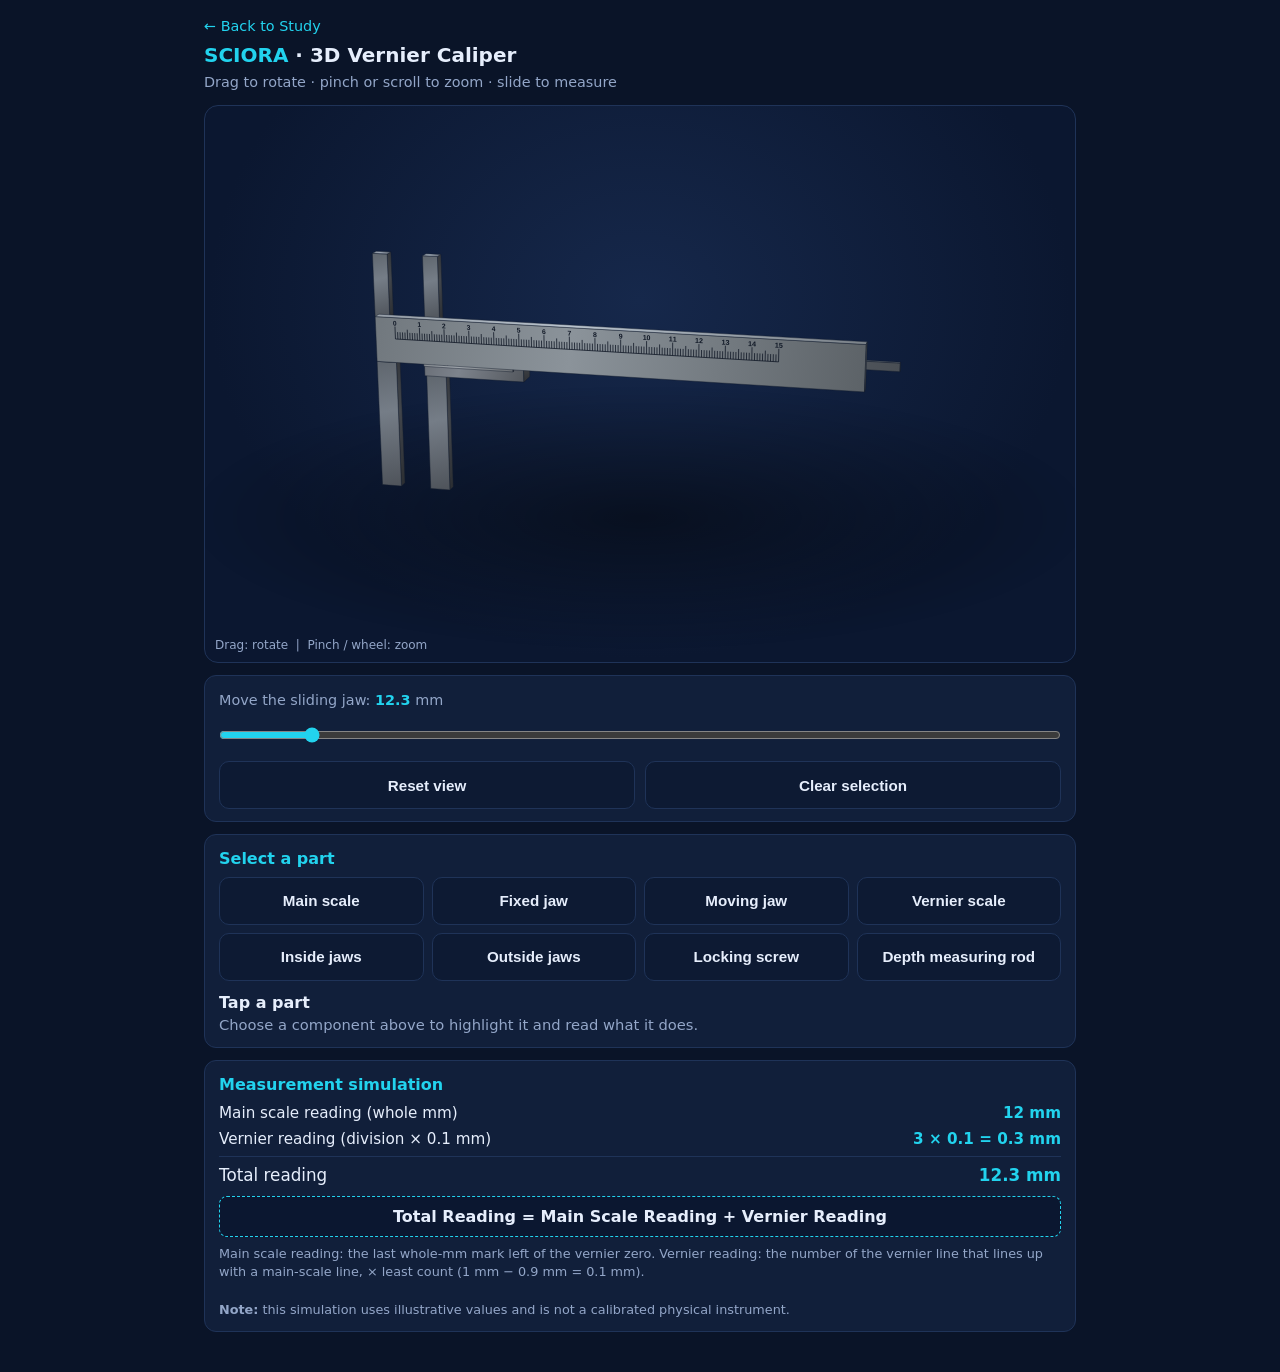
<file: vernier-caliper-3d.html>
<!DOCTYPE html>
<html lang="en">
<head>
<meta charset="utf-8">
<meta name="viewport" content="width=device-width, initial-scale=1, viewport-fit=cover">
<title>SCIORA – 3D Vernier Caliper</title>
<style>
:root{--bg:#0a1428;--panel:#111f3a;--line:#1f3358;--cy:#22d3ee;--tx:#e6eefc;--mu:#93a6c8}
*{box-sizing:border-box;-webkit-tap-highlight-color:transparent}
html,body{margin:0;background:var(--bg);color:var(--tx);font-family:system-ui,-apple-system,"Segoe UI",Roboto,Arial,sans-serif;line-height:1.45}
.wrap{max-width:900px;margin:0 auto;padding:14px 14px 40px}
h1{font-size:1.25rem;margin:4px 0 2px}h1 span{color:var(--cy)}
.sub{color:var(--mu);font-size:.9rem;margin:0 0 12px}
.stage{position:relative;background:radial-gradient(ellipse at 50% 35%,#16284b,#0b1730 70%);border:1px solid var(--line);border-radius:14px;overflow:hidden;width:100%;aspect-ratio:4/3;max-height:62vh;min-height:240px}
canvas{display:block;width:100%;height:100%;touch-action:none;cursor:grab}
.hint{position:absolute;left:10px;bottom:8px;font-size:.75rem;color:var(--mu);pointer-events:none}
#fb{display:none;position:absolute;inset:0;align-items:center;justify-content:center;text-align:center;padding:20px;background:#0b1730;color:#fca5a5;font-size:.95rem}
.card{background:var(--panel);border:1px solid var(--line);border-radius:12px;padding:12px 14px;margin-top:12px}
.card h2{font-size:1rem;margin:0 0 6px;color:var(--cy)}
label{font-size:.9rem;color:var(--mu)}
input[type=range]{width:100%;height:40px;accent-color:var(--cy);margin:4px 0}
.row{display:flex;gap:10px;flex-wrap:wrap}
button{min-height:48px;padding:10px 12px;border-radius:10px;border:1px solid var(--line);background:#0d1a33;color:var(--tx);font-size:.95rem;font-weight:600;cursor:pointer}
button.on{background:var(--cy);color:#06202a;border-color:var(--cy)}
.grid{display:grid;grid-template-columns:repeat(2,1fr);gap:8px}
@media(min-width:620px){.grid{grid-template-columns:repeat(4,1fr)}}
.rd{display:grid;grid-template-columns:1fr auto;gap:4px 10px;font-size:.95rem}
.rd b{color:var(--cy);text-align:right;font-variant-numeric:tabular-nums}
.tot{border-top:1px solid var(--line);margin-top:6px;padding-top:6px;font-size:1.05rem}
.f{background:#0b1730;border:1px dashed var(--cy);border-radius:8px;padding:8px 10px;margin:8px 0;text-align:center;font-weight:600}
.note{font-size:.8rem;color:var(--mu)}
</style>
</head>
<body>
<div class="wrap">
<a href="study.html" style="color:var(--cy);text-decoration:none;font-size:.9rem">← Back to Study</a>
<h1><span>SCIORA</span> · 3D Vernier Caliper</h1>
<p class="sub">Drag to rotate · pinch or scroll to zoom · slide to measure</p>

<div class="stage">
<canvas id="c" aria-label="Interactive 3D Vernier caliper"></canvas>
<div id="fb"></div>
<div class="hint">Drag: rotate &nbsp;|&nbsp; Pinch / wheel: zoom</div>
</div>

<div class="card">
<label for="sl">Move the sliding jaw: <b id="slv" style="color:#22d3ee">12.3</b> mm</label>
<input id="sl" type="range" min="0" max="120" step="0.1" value="12.3">
<div class="row"><button id="reset" style="flex:1">Reset view</button><button id="clr" style="flex:1">Clear selection</button></div>
</div>

<div class="card">
<h2>Select a part</h2>
<div class="grid" id="btns"></div>
<div id="info" style="margin-top:10px"><b id="pn">Tap a part</b><div id="pd" class="note" style="font-size:.92rem">Choose a component above to highlight it and read what it does.</div></div>
</div>

<div class="card">
<h2>Measurement simulation</h2>
<div class="rd">
<span>Main scale reading (whole mm)</span><b id="r1">0 mm</b>
<span>Vernier reading (division × 0.1 mm)</span><b id="r2">0.0 mm</b>
</div>
<div class="rd tot"><span>Total reading</span><b id="r3">0.0 mm</b></div>
<div class="f">Total Reading = Main Scale Reading + Vernier Reading</div>
<div class="note">Main scale reading: the last whole-mm mark left of the vernier zero. Vernier reading: the number of the vernier line that lines up with a main-scale line, × least count (1 mm − 0.9 mm = 0.1 mm).<br><br><b>Note:</b> this simulation uses illustrative values and is not a calibrated physical instrument.</div>
</div>
</div>

<script>
(function(){
'use strict';
var cv=document.getElementById('c'),fb=document.getElementById('fb'),sl=document.getElementById('sl');
var ctx=null;
function showFb(m){fb.style.display='flex';fb.textContent=m;}
try{ctx=cv.getContext('2d');}catch(e){}
if(!ctx){showFb('3D view could not start: Canvas 2D is not supported in this browser.');}

var PARTS={
beam:['Main scale / beam','The long steel bar carrying the fixed main scale, graduated in millimetres (numbers are centimetres). The fixed jaws are part of it.'],
fixed:['Fixed jaw','Rigid jaws at the zero end of the beam. They give the fixed reference face against which the object is measured.'],
moving:['Moving (sliding) jaw','The slider and its jaws move along the beam. The distance it travels from zero is the length being measured.'],
vernier:['Vernier scale','Small sliding scale with 10 divisions spanning 9 mm. It lets you read a tenth of a millimetre (least count 0.1 mm).'],
inside:['Inside jaws','The two small upper jaws, used to measure internal sizes such as the diameter of a hole or tube.'],
outside:['Outside jaws','The two large lower jaws, used to measure the outer size of objects such as rods, balls or blocks.'],
screw:['Locking screw','Knurled screw on the slider. Tighten it to hold the reading so it can be read safely after removing the caliper.'],
depth:['Depth measuring rod','A thin rod fixed to the slider that slides out of the beam end. Used to measure the depth of holes and steps.']
};
var order=['beam','fixed','moving','vernier','inside','outside','screw','depth'];
var sel=null,bw=document.getElementById('btns');
order.forEach(function(k){var b=document.createElement('button');b.textContent=PARTS[k][0].replace(' / beam','').replace(' (sliding)','');b.setAttribute('data-k',k);b.onclick=function(){pick(k);};bw.appendChild(b);});
function pick(k){sel=k;[].forEach.call(bw.children,function(b){b.className=b.getAttribute('data-k')===k?'on':'';});
 document.getElementById('pn').textContent=k?PARTS[k][0]:'Tap a part';
 document.getElementById('pd').textContent=k?PARTS[k][1]:'Choose a component above to highlight it and read what it does.';}
document.getElementById('clr').onclick=function(){pick(null);};

/* ---------- state ---------- */
var yaw=-0.5,pitch=0.28,zoom=1,P0=12.3,idle=true,W=320,H=240,dpr=1;
var D=650,C=[105,-12,0];
function readout(){
 var v=Math.round(P0*10)/10,m=Math.floor(v+1e-9),d=Math.round((v-m)*10);if(d>9){m+=1;d=0;}
 document.getElementById('slv').textContent=v.toFixed(1);
 document.getElementById('r1').textContent=m+' mm';
 document.getElementById('r2').textContent=d+' × 0.1 = '+(d/10).toFixed(1)+' mm';
 document.getElementById('r3').textContent=(m+d/10).toFixed(1)+' mm';}
sl.addEventListener('input',function(){P0=parseFloat(sl.value)||0;readout();});
document.getElementById('reset').onclick=function(){yaw=-0.5;pitch=0.28;zoom=1;idle=false;};
readout();

/* ---------- model ---------- */
var STEEL=[178,188,198],DARK=[150,160,173],PLATE=[208,215,223],ROD=[140,150,162];
function box(x0,x1,y0,y1,z0,z1,t,col,deco){
 var c=[(x0+x1)/2,(y0+y1)/2,(z0+z1)/2],V=[[x0,y0,z0],[x1,y0,z0],[x1,y1,z0],[x0,y1,z0],[x0,y0,z1],[x1,y0,z1],[x1,y1,z1],[x0,y1,z1]];
 return [[0,1,2,3],[4,5,6,7],[0,1,5,4],[3,2,6,7],[0,3,7,4],[1,2,6,5]].map(function(f,i){
  return {v:f.map(function(j){return V[j];}),c:c,t:t,col:col,deco:i===1?deco:null};});}
function cyl(cx,cz,r,y0,y1,n,t,col){
 var c=[cx,(y0+y1)/2,cz],out=[],top=[],i,a0,a1;
 for(i=0;i<n;i++){a0=i/n*6.2832;a1=(i+1)/n*6.2832;
  var p0=[cx+r*Math.cos(a0),0,cz+r*Math.sin(a0)],p1=[cx+r*Math.cos(a1),0,cz+r*Math.sin(a1)];
  out.push({v:[[p0[0],y0,p0[2]],[p1[0],y0,p1[2]],[p1[0],y1,p1[2]],[p0[0],y1,p0[2]]],c:c,t:t,col:col});
  top.push([p0[0],y1,p0[2]]);}
 out.push({v:top,c:c,t:t,col:col});return out;}
function model(p){
 var m=[];
 m=m.concat(box(0,190,-9,9,-2,2,['beam'],STEEL,'main'));
 m=m.concat(box(0,8,-60,-9,-2,2,['fixed','outside'],DARK));
 m=m.concat(box(0,6,9,34,-2,2,['fixed','inside'],DARK));
 m=m.concat(box(8+p,48+p,-13,0,-4,4,['moving'],[160,168,180]));
 m=m.concat(box(8+p,44+p,-9,0,4,4.8,['vernier'],PLATE,'vern'));
 m=m.concat(box(8+p,16+p,-60,-13,-2,2,['moving','outside'],DARK));
 m=m.concat(box(8+p,14+p,9,34,-2,2,['moving','inside'],DARK));
 m=m.concat(box(8+p,14+p,0,9,2,3.6,['moving','inside'],DARK));
 m=m.concat(cyl(p+40,0,5,0,7,14,['screw'],[120,127,138]));
 m=m.concat(box(p+10,p+190,-1.6,1.6,-3.6,-2,['depth'],ROD));
 return m;}

/* ---------- 3D math ---------- */
var cy_,sy_,cp_,sp_,F;
function tf(q){var x=q[0]-C[0],y=q[1]-C[1],z=q[2]-C[2];
 var x1=x*cy_+z*sy_,z1=-x*sy_+z*cy_,y2=y*cp_-z1*sp_,z2=y*sp_+z1*cp_;return [x1,y2,z2];}
function pr(t){var s=F/(D-t[2]);return [W/2+t[0]*s,H/2-t[1]*s];}
function P(x,y,z){return pr(tf([x,y,z]));}
function mix(c,k,s){var r=[],i;for(i=0;i<3;i++)r.push(Math.max(0,Math.min(255,Math.round(c[i]*k+s))));return 'rgb('+r[0]+','+r[1]+','+r[2]+')';}
function text(s,x,y,z,size,col){
 var o=P(x,y,z),a=P(x+1,y,z),u=P(x,y+1,z);
 ctx.save();ctx.transform((a[0]-o[0])*size,(a[1]-o[1])*size,-(u[0]-o[0])*size,-(u[1]-o[1])*size,o[0],o[1]);
 ctx.fillStyle=col;ctx.font='bold 1px sans-serif';ctx.textAlign='center';ctx.fillText(s,0,0);ctx.restore();}
function line(x0,y0,x1,y1,z,lw,col){var a=P(x0,y0,z),b=P(x1,y1,z);ctx.beginPath();ctx.moveTo(a[0],a[1]);ctx.lineTo(b[0],b[1]);ctx.lineWidth=lw;ctx.strokeStyle=col;ctx.stroke();}
function decoMain(){var s=F/D,lw=Math.max(.7,.3*s),k,len;
 for(k=0;k<=150;k++){len=k%10===0?5:k%5===0?4:2.8;line(8+k,.5,8+k,.5+len,2.02,lw,'#101826');
  if(k%10===0)text(String(k/10),8+k,5.9,2.02,2.7,'#101826');}
 line(8,.5,158,.5,2.02,lw,'#101826');}
function decoVern(p){var s=F/D,lw=Math.max(.7,.3*s),i;
 for(i=0;i<=10;i++){line(8+p+.9*i,-.2,8+p+.9*i,-(i%5===0?4.6:3),4.82,lw,'#101826');
  if(i%5===0)text(String(i),8+p+.9*i,-8,4.82,2.6,'#101826');}
 line(8+p,-.2,8+p+9,-.2,4.82,lw,'#101826');}

/* ---------- render ---------- */
function draw(t){
 if(!ctx)return;
 ctx.setTransform(dpr,0,0,dpr,0,0);ctx.clearRect(0,0,W,H);
 var yw=yaw+(idle?Math.sin(t/1400)*0.35:0);
 cy_=Math.cos(yw);sy_=Math.sin(yw);cp_=Math.cos(pitch);sp_=Math.sin(pitch);
 F=Math.min(W/330,H/170)*zoom*D;
 var p=Math.round(P0*10)/10;
 /* floor shadow */
 var g0=P(105,-66,0),sc=F/D;
 ctx.save();ctx.translate(g0[0],g0[1]);ctx.scale(1,Math.abs(sp_)*0.7+0.1);
 var rg=ctx.createRadialGradient(0,0,0,0,0,170*sc);rg.addColorStop(0,'rgba(0,0,0,.45)');rg.addColorStop(1,'rgba(0,0,0,0)');
 ctx.fillStyle=rg;ctx.beginPath();ctx.arc(0,0,170*sc,0,6.2832);ctx.fill();ctx.restore();
 /* faces */
 var faces=model(p),vis=[],i,j,f;
 for(i=0;i<faces.length;i++){f=faces[i];
  var tv=f.v.map(tf),a=tv[0],b=tv[1],c=tv[2];
  var u=[b[0]-a[0],b[1]-a[1],b[2]-a[2]],v=[c[0]-a[0],c[1]-a[1],c[2]-a[2]];
  var n=[u[1]*v[2]-u[2]*v[1],u[2]*v[0]-u[0]*v[2],u[0]*v[1]-u[1]*v[0]],l=Math.sqrt(n[0]*n[0]+n[1]*n[1]+n[2]*n[2]);
  if(l<1e-6)continue;n=[n[0]/l,n[1]/l,n[2]/l];
  var g=[0,0,0];for(j=0;j<tv.length;j++){g[0]+=tv[j][0];g[1]+=tv[j][1];g[2]+=tv[j][2];}
  g=[g[0]/tv.length,g[1]/tv.length,g[2]/tv.length];
  var cc=tf(f.c);if(n[0]*(g[0]-cc[0])+n[1]*(g[1]-cc[1])+n[2]*(g[2]-cc[2])<0)n=[-n[0],-n[1],-n[2]];
  if(n[0]*(0-g[0])+n[1]*(0-g[1])+n[2]*(D-g[2])<=0)continue;
  vis.push({f:f,tv:tv,n:n,z:g[2]});}
 vis.sort(function(a,b){return a.z-b.z;});
 var L=[-.45,.6,.66],ll=Math.sqrt(L[0]*L[0]+L[1]*L[1]+L[2]*L[2]);L=[L[0]/ll,L[1]/ll,L[2]/ll];
 var H2=[L[0],L[1],L[2]+1],hl=Math.sqrt(H2[0]*H2[0]+H2[1]*H2[1]+H2[2]*H2[2]);H2=[H2[0]/hl,H2[1]/hl,H2[2]/hl];
 for(i=0;i<vis.length;i++){var e=vis[i];f=e.f;n=e.n;
  var d=Math.max(0,n[0]*L[0]+n[1]*L[1]+n[2]*L[2]),sp=Math.pow(Math.max(0,n[0]*H2[0]+n[1]*H2[1]+n[2]*H2[2]),38);
  var k=.28+.55*d+.17*(.5+.5*n[1]),on=sel&&f.t.indexOf(sel)>=0,tint=on?35:0;
  var pts=e.tv.map(pr),x0=1e9,y0=1e9,x1=-1e9,y1=-1e9;
  for(j=0;j<pts.length;j++){x0=Math.min(x0,pts[j][0]);y0=Math.min(y0,pts[j][1]);x1=Math.max(x1,pts[j][0]);y1=Math.max(y1,pts[j][1]);}
  var fill;
  try{var gr=ctx.createLinearGradient(x0,y0,x1+.01,y1+.01);
   gr.addColorStop(0,mix(f.col,k*.98,sp*120+tint));gr.addColorStop(.4,mix(f.col,k*1.2,sp*140+tint));gr.addColorStop(1,mix(f.col,k*.8,sp*60+tint));fill=gr;}
  catch(er){fill=mix(f.col,k,sp*120+tint);}
  ctx.beginPath();ctx.moveTo(pts[0][0],pts[0][1]);for(j=1;j<pts.length;j++)ctx.lineTo(pts[j][0],pts[j][1]);ctx.closePath();
  ctx.fillStyle=fill;ctx.fill();
  if(on){ctx.fillStyle='rgba(34,211,238,.38)';ctx.fill();}
  ctx.lineJoin='round';ctx.lineWidth=on?2.2:.8;ctx.strokeStyle=on?'#22d3ee':'rgba(20,28,44,.55)';ctx.stroke();
  if(f.deco&&n[2]>.12){try{if(f.deco==='main')decoMain();else decoVern(p);}catch(er2){}}
 }
}

/* ---------- sizing ---------- */
function resize(){
 var r=cv.getBoundingClientRect();
 W=Math.max(2,Math.round(r.width))||320;H=Math.max(2,Math.round(r.height))||240;
 dpr=Math.min(window.devicePixelRatio||1,2);
 cv.width=Math.round(W*dpr);cv.height=Math.round(H*dpr);}
window.addEventListener('resize',function(){resize();});
window.addEventListener('orientationchange',function(){setTimeout(resize,250);});
if(window.ResizeObserver){try{new ResizeObserver(resize).observe(cv);}catch(e){}}

/* ---------- input ---------- */
var ptr={},last=0;
function cnt(){return Object.keys(ptr).length;}
function dist(){var k=Object.keys(ptr);if(k.length<2)return 0;var a=ptr[k[0]],b=ptr[k[1]];return Math.hypot(a.x-b.x,a.y-b.y);}
cv.addEventListener('pointerdown',function(e){try{cv.setPointerCapture(e.pointerId);}catch(x){}
 ptr[e.pointerId]={x:e.clientX,y:e.clientY};idle=false;last=dist();cv.style.cursor='grabbing';e.preventDefault();});
cv.addEventListener('pointermove',function(e){var q=ptr[e.pointerId];if(!q)return;
 var dx=e.clientX-q.x,dy=e.clientY-q.y;q.x=e.clientX;q.y=e.clientY;
 if(cnt()>=2){var d=dist();if(last>0&&d>0)zoom=Math.max(.5,Math.min(6,zoom*d/last));last=d;}
 else{yaw+=dx*.01;pitch=Math.max(-1.5,Math.min(1.5,pitch+dy*.01));}
 e.preventDefault();});
function up(e){delete ptr[e.pointerId];last=dist();if(!cnt())cv.style.cursor='grab';}
cv.addEventListener('pointerup',up);cv.addEventListener('pointercancel',up);cv.addEventListener('lostpointercapture',up);
cv.addEventListener('wheel',function(e){zoom=Math.max(.5,Math.min(6,zoom*Math.exp(-e.deltaY*.001)));idle=false;e.preventDefault();},{passive:false});
cv.addEventListener('touchmove',function(e){e.preventDefault();},{passive:false});

/* ---------- loop ---------- */
var errs=0;
function frame(t){
 try{draw(t);errs=0;fb.style.display=ctx?'none':'flex';}
 catch(e){errs++;if(errs>=3)showFb('3D rendering error: '+(e&&e.message?e.message:e)+'. The controls and readings still work.');}
 if(errs<30)requestAnimationFrame(frame);}
resize();
try{draw(0);}catch(e0){errs++;}
requestAnimationFrame(frame);
})();
</script>
</body>
</html>
</file>
<file: style.css>
/* ==========================================================================
   Sciora — stylesheet
   1.  Design tokens (light + dark)
   2.  Reset & base
   3.  Utilities & typography
   4.  Buttons, pills, chips
   5.  Header & navigation
   6.  Hero
   7.  About
   8.  Subjects
   9.  Features & stats
   10. Contact
   11. Footer
   12. Animations
   13. Responsive
   ========================================================================== */

/* ==========================================================================
   1. Design tokens
   ========================================================================== */
:root {
  /* Brand accents */
  --cyan: #22d3ee;
  --violet: #8b5cf6;
  --emerald: #34d399;
  --sky: #38bdf8;
  --lilac: #a78bfa;

  /* Radii */
  --r-sm: 10px;
  --r-md: 14px;
  --r-lg: 20px;
  --r-xl: 28px;
  --r-pill: 999px;

  /* Layout */
  --container: 1180px;
  --gutter: 24px;
  --header-h: 72px;

  /* Motion */
  --ease: cubic-bezier(0.22, 0.7, 0.2, 1);
  --fast: 0.18s;
  --med: 0.32s;
  --slow: 0.7s;

  /* Typography */
  --font-display: "Sora", "Segoe UI", system-ui, -apple-system, sans-serif;
  --font-body: "Inter", "Segoe UI", system-ui, -apple-system, sans-serif;

  /* Dark theme (default) */
  --bg: #070b14;
  --bg-rgb: 7, 11, 20;
  --surface: rgba(255, 255, 255, 0.045);
  --surface-solid: #0e1524;
  --surface-hover: rgba(255, 255, 255, 0.075);
  --border: rgba(255, 255, 255, 0.1);
  --border-strong: rgba(255, 255, 255, 0.18);
  --text: #eaf0fb;
  --text-muted: #98a5bf;
  --heading: #ffffff;
  --shadow-sm: 0 2px 10px rgba(0, 0, 0, 0.25);
  --shadow-md: 0 18px 40px -18px rgba(0, 0, 0, 0.65);
  --shadow-lg: 0 40px 80px -32px rgba(0, 0, 0, 0.8);
  --glow: 0 0 0 1px rgba(34, 211, 238, 0.25), 0 18px 50px -18px rgba(34, 211, 238, 0.4);
}

/* Light theme */
[data-theme="light"] {
  --bg: #f7f9fd;
  --bg-rgb: 247, 249, 253;
  --surface: #ffffff;
  --surface-solid: #ffffff;
  --surface-hover: #ffffff;
  --border: rgba(13, 21, 38, 0.1);
  --border-strong: rgba(13, 21, 38, 0.18);
  --text: #1c2536;
  --text-muted: #5a6782;
  --heading: #0b1220;
  --shadow-sm: 0 2px 8px rgba(15, 23, 42, 0.06);
  --shadow-md: 0 18px 40px -22px rgba(15, 23, 42, 0.28);
  --shadow-lg: 0 40px 80px -40px rgba(15, 23, 42, 0.35);
  --glow: 0 0 0 1px rgba(34, 211, 238, 0.3), 0 18px 50px -22px rgba(34, 211, 238, 0.45);
}

/* ==========================================================================
   2. Reset & base
   ========================================================================== */
*,
*::before,
*::after { box-sizing: border-box; }

* { margin: 0; }

html {
  scroll-behavior: smooth;
  scroll-padding-top: calc(var(--header-h) + 16px);
  -webkit-text-size-adjust: 100%;
}

body {
  min-height: 100vh;
  background-color: var(--bg);
  color: var(--text);
  font-family: var(--font-body);
  font-size: 1rem;
  line-height: 1.65;
  -webkit-font-smoothing: antialiased;
  text-rendering: optimizeLegibility;
  overflow-x: hidden;
  transition: background-color var(--med) var(--ease), color var(--med) var(--ease);
}

img, svg { display: block; max-width: 100%; }
[hidden] { display: none !important; }
button, input, select, textarea { font: inherit; color: inherit; }
button { cursor: pointer; }
ul { list-style: none; padding: 0; }
a { color: inherit; text-decoration: none; }

:focus-visible {
  outline: 2px solid var(--cyan);
  outline-offset: 3px;
  border-radius: 6px;
}

::selection { background: rgba(139, 92, 246, 0.35); color: #fff; }

.skip-link {
  position: absolute;
  top: 8px;
  left: 50%;
  translate: -50% -200%;
  z-index: 200;
  padding: 10px 18px;
  background: var(--surface-solid);
  border: 1px solid var(--border-strong);
  border-radius: var(--r-pill);
  transition: translate var(--fast) var(--ease);
}
.skip-link:focus { translate: -50% 0; }

/* Decorative background */
.bg-decor {
  position: fixed;
  inset: 0;
  z-index: -1;
  overflow: hidden;
  pointer-events: none;
}

.orb {
  position: absolute;
  border-radius: 50%;
  filter: blur(90px);
  opacity: 0.5;
  animation: drift 22s var(--ease) infinite alternate;
}
.orb--cyan {
  width: 46vw;
  height: 46vw;
  min-width: 320px;
  min-height: 320px;
  top: -14vw;
  left: -10vw;
  background: radial-gradient(circle at 30% 30%, rgba(34, 211, 238, 0.55), transparent 68%);
}
.orb--violet {
  width: 42vw;
  height: 42vw;
  min-width: 300px;
  min-height: 300px;
  top: 24vh;
  right: -14vw;
  background: radial-gradient(circle at 60% 40%, rgba(139, 92, 246, 0.5), transparent 68%);
  animation-delay: -6s;
}
.orb--emerald {
  width: 34vw;
  height: 34vw;
  min-width: 260px;
  min-height: 260px;
  bottom: -12vw;
  left: 26vw;
  background: radial-gradient(circle at 50% 50%, rgba(52, 211, 153, 0.34), transparent 70%);
  animation-delay: -12s;
}

.grid-overlay {
  position: absolute;
  inset: 0;
  background-image:
    linear-gradient(to right, rgba(255, 255, 255, 0.045) 1px, transparent 1px),
    linear-gradient(to bottom, rgba(255, 255, 255, 0.045) 1px, transparent 1px);
  background-size: 68px 68px;
  mask-image: radial-gradient(ellipse 80% 60% at 50% 0%, #000 25%, transparent 78%);
  -webkit-mask-image: radial-gradient(ellipse 80% 60% at 50% 0%, #000 25%, transparent 78%);
}
[data-theme="light"] .grid-overlay {
  background-image:
    linear-gradient(to right, rgba(13, 21, 38, 0.05) 1px, transparent 1px),
    linear-gradient(to bottom, rgba(13, 21, 38, 0.05) 1px, transparent 1px);
}
[data-theme="light"] .orb { opacity: 0.32; }

/* ==========================================================================
   3. Utilities & typography
   ========================================================================== */
.container {
  width: 100%;
  max-width: var(--container);
  margin-inline: auto;
  padding-inline: var(--gutter);
}

.section {
  position: relative;
  padding-block: clamp(64px, 9vw, 118px);
}
.section--alt {
  background: linear-gradient(180deg, transparent, rgba(var(--bg-rgb), 0.6) 20%, rgba(var(--bg-rgb), 0.6) 80%, transparent);
}
[data-theme="light"] .section--alt {
  background: linear-gradient(180deg, transparent, rgba(255, 255, 255, 0.7) 20%, rgba(255, 255, 255, 0.7) 80%, transparent);
}

.section__head {
  max-width: 660px;
  margin-bottom: clamp(36px, 5vw, 56px);
}

.section__title {
  font-family: var(--font-display);
  font-size: clamp(1.75rem, 3.6vw, 2.75rem);
  line-height: 1.14;
  letter-spacing: -0.028em;
  font-weight: 600;
  color: var(--heading);
}

.section__lede {
  margin-top: 16px;
  color: var(--text-muted);
  font-size: clamp(0.98rem, 1.4vw, 1.075rem);
  max-width: 60ch;
}

h1, h2, h3 { text-wrap: balance; }

.muted { color: var(--text-muted); }
.small { font-size: 0.8rem; }

.grad-text {
  background: linear-gradient(100deg, var(--cyan) 0%, var(--violet) 52%, var(--emerald) 100%);
  -webkit-background-clip: text;
  background-clip: text;
  color: transparent;
}

.eyebrow {
  display: inline-flex;
  align-items: center;
  gap: 9px;
  padding: 7px 14px 7px 11px;
  margin-bottom: 20px;
  border: 1px solid var(--border);
  border-radius: var(--r-pill);
  background: var(--surface);
  backdrop-filter: blur(10px);
  font-size: 0.775rem;
  font-weight: 500;
  letter-spacing: 0.06em;
  text-transform: uppercase;
  color: var(--text-muted);
}

.dot {
  width: 7px;
  height: 7px;
  border-radius: 50%;
  background: var(--cyan);
  box-shadow: 0 0 0 4px rgba(34, 211, 238, 0.18);
  animation: pulse 2.4s var(--ease) infinite;
}
.dot--sm { width: 6px; height: 6px; box-shadow: none; animation: none; background: var(--emerald); }

/* Scroll reveal */
.reveal {
  opacity: 0;
  transform: translateY(26px);
  transition:
    opacity var(--slow) var(--ease) var(--d, 0s),
    transform var(--slow) var(--ease) var(--d, 0s);
  will-change: opacity, transform;
}
.reveal.is-visible {
  opacity: 1;
  transform: none;
}

/* ==========================================================================
   4. Buttons, pills, chips
   ========================================================================== */
.btn {
  --btn-bg: transparent;
  display: inline-flex;
  align-items: center;
  justify-content: center;
  gap: 9px;
  padding: 12px 22px;
  border: 1px solid transparent;
  border-radius: var(--r-pill);
  background: var(--btn-bg);
  font-family: var(--font-display);
  font-size: 0.9rem;
  font-weight: 500;
  letter-spacing: -0.005em;
  white-space: nowrap;
  transition:
    transform var(--fast) var(--ease),
    box-shadow var(--med) var(--ease),
    background-color var(--med) var(--ease),
    border-color var(--med) var(--ease),
    opacity var(--fast) var(--ease);
}
.btn:hover { transform: translateY(-2px); }
.btn:active { transform: translateY(0); }
.btn svg { transition: transform var(--med) var(--ease); }
.btn:hover svg { transform: translateX(3px); }

.btn--primary {
  background-image: linear-gradient(102deg, var(--cyan) 0%, #6d8bfa 48%, var(--violet) 100%);
  color: #05080f;
  font-weight: 600;
  box-shadow: 0 12px 30px -12px rgba(99, 102, 241, 0.7);
}
.btn--primary:hover {
  box-shadow: 0 20px 44px -14px rgba(99, 102, 241, 0.85);
}

.btn--ghost {
  border-color: var(--border-strong);
  background: var(--surface);
  color: var(--text);
  backdrop-filter: blur(10px);
}
.btn--ghost:hover {
  background: var(--surface-hover);
  border-color: var(--cyan);
  color: var(--heading);
}

.btn--lg { padding: 15px 28px; font-size: 0.95rem; }
.btn--block { width: 100%; }

.pill {
  display: inline-flex;
  align-items: center;
  gap: 7px;
  padding: 5px 12px;
  border: 1px solid var(--border);
  border-radius: var(--r-pill);
  background: var(--surface);
  font-size: 0.74rem;
  font-weight: 500;
  color: var(--text-muted);
  white-space: nowrap;
}
.pill--live { color: var(--emerald); border-color: rgba(52, 211, 153, 0.3); background: rgba(52, 211, 153, 0.08); }

.chip-list {
  display: flex;
  flex-wrap: wrap;
  gap: 8px;
  margin: 18px 0 22px;
}
.chip-list li {
  padding: 5px 12px;
  border: 1px solid var(--border);
  border-radius: var(--r-pill);
  background: var(--surface);
  font-size: 0.775rem;
  color: var(--text-muted);
  transition: border-color var(--med) var(--ease), color var(--med) var(--ease);
}
.subject-card:hover .chip-list li { border-color: var(--border-strong); color: var(--text); }

/* ==========================================================================
   5. Header & navigation
   ========================================================================== */
.site-header {
  position: sticky;
  top: 0;
  z-index: 100;
  height: var(--header-h);
  display: flex;
  align-items: center;
  border-bottom: 1px solid transparent;
  background: rgba(var(--bg-rgb), 0.72);
  backdrop-filter: blur(18px) saturate(150%);
  -webkit-backdrop-filter: blur(18px) saturate(150%);
  transition: border-color var(--med) var(--ease), box-shadow var(--med) var(--ease), background-color var(--med) var(--ease);
}
.site-header.is-scrolled {
  border-bottom-color: var(--border);
  box-shadow: 0 12px 30px -24px rgba(0, 0, 0, 0.9);
}

.header-inner {
  display: flex;
  align-items: center;
  justify-content: space-between;
  gap: 20px;
}

.brand {
  display: inline-flex;
  align-items: center;
  gap: 10px;
  font-family: var(--font-display);
  font-size: 1.09rem;
  font-weight: 600;
  letter-spacing: -0.02em;
  color: var(--heading);
}
.brand__mark {
  display: grid;
  place-items: center;
  width: 36px;
  height: 36px;
  border-radius: 11px;
  border: 1px solid var(--border-strong);
  background: linear-gradient(145deg, rgba(34, 211, 238, 0.22), rgba(139, 92, 246, 0.22));
  color: var(--cyan);
  transition: transform var(--med) var(--ease), box-shadow var(--med) var(--ease);
}
.brand:hover .brand__mark {
  transform: rotate(-12deg) scale(1.05);
  box-shadow: var(--glow);
}

.nav {
  display: flex;
  align-items: center;
  gap: 28px;
}
.nav__list {
  display: flex;
  align-items: center;
  gap: 4px;
}
.nav__link {
  position: relative;
  display: inline-block;
  padding: 9px 12px;
  border-radius: var(--r-sm);
  font-size: 0.9rem;
  font-weight: 500;
  color: var(--text-muted);
  transition: color var(--fast) var(--ease);
}
.nav__link::after {
  content: "";
  position: absolute;
  left: 12px;
  right: 12px;
  bottom: 4px;
  height: 1.5px;
  border-radius: 2px;
  background: linear-gradient(90deg, var(--cyan), var(--violet));
  transform: scaleX(0);
  transform-origin: left;
  transition: transform var(--med) var(--ease);
}
.nav__link:hover { color: var(--heading); }
.nav__link:hover::after,
.nav__link.is-active::after { transform: scaleX(1); }
.nav__link.is-active { color: var(--heading); }

.header-actions {
  display: flex;
  align-items: center;
  gap: 8px;
}

.icon-btn {
  display: grid;
  place-items: center;
  width: 40px;
  height: 40px;
  border: 1px solid var(--border);
  border-radius: 12px;
  background: var(--surface);
  color: var(--text);
  transition: background-color var(--fast) var(--ease), border-color var(--fast) var(--ease), transform var(--fast) var(--ease);
}
.icon-btn:hover { background: var(--surface-hover); border-color: var(--border-strong); }
.icon-btn:active { transform: scale(0.95); }

.theme-toggle .icon-sun { display: none; }
.theme-toggle .icon-moon { display: block; }
[data-theme="light"] .theme-toggle .icon-sun { display: block; }
[data-theme="light"] .theme-toggle .icon-moon { display: none; }

.nav-toggle { display: none; }
.nav-toggle__bars {
  display: grid;
  gap: 4px;
  width: 18px;
}
.nav-toggle__bars i {
  display: block;
  height: 1.8px;
  border-radius: 2px;
  background: currentColor;
  transition: transform var(--med) var(--ease), opacity var(--fast) var(--ease);
}
.nav-toggle.is-open .nav-toggle__bars i:nth-child(1) { transform: translateY(5.8px) rotate(45deg); }
.nav-toggle.is-open .nav-toggle__bars i:nth-child(2) { opacity: 0; }
.nav-toggle.is-open .nav-toggle__bars i:nth-child(3) { transform: translateY(-5.8px) rotate(-45deg); }

.nav-backdrop {
  position: fixed;
  inset: var(--header-h) 0 0;
  z-index: 90;
  background: rgba(4, 7, 13, 0.55);
  backdrop-filter: blur(3px);
  opacity: 0;
  transition: opacity var(--med) var(--ease);
}
.nav-backdrop.is-visible { opacity: 1; }

/* ==========================================================================
   6. Hero
   ========================================================================== */
.hero {
  position: relative;
  padding-block: clamp(48px, 8vw, 96px) clamp(56px, 8vw, 110px);
  overflow: hidden;
}

.hero__inner {
  display: grid;
  grid-template-columns: 1.05fr 0.95fr;
  align-items: center;
  gap: clamp(32px, 5vw, 64px);
}

.hero__title {
  font-family: var(--font-display);
  font-size: clamp(2.25rem, 6vw, 4rem);
  line-height: 1.06;
  letter-spacing: -0.035em;
  font-weight: 600;
  color: var(--heading);
}

.hero__lede {
  margin-top: 22px;
  max-width: 52ch;
  font-size: clamp(1rem, 1.6vw, 1.125rem);
  color: var(--text-muted);
}

.hero__actions {
  display: flex;
  flex-wrap: wrap;
  gap: 12px;
  margin-top: 32px;
}

.hero__stats {
  display: flex;
  flex-wrap: wrap;
  gap: clamp(20px, 4vw, 44px);
  margin-top: clamp(36px, 5vw, 52px);
  padding-top: 26px;
  border-top: 1px solid var(--border);
}
.hero__stat dt {
  order: 2;
  font-size: 0.78rem;
  letter-spacing: 0.02em;
  color: var(--text-muted);
}
.hero__stat dd {
  font-family: var(--font-display);
  font-size: clamp(1.35rem, 2.4vw, 1.7rem);
  font-weight: 600;
  letter-spacing: -0.03em;
  color: var(--heading);
}
.hero__stat { display: flex; flex-direction: column-reverse; gap: 2px; }

/* Hero visual */
.hero__visual {
  position: relative;
  display: grid;
  place-items: center;
  min-height: clamp(340px, 42vw, 460px);
}

.atom {
  position: relative;
  display: grid;
  place-items: center;
  width: clamp(210px, 26vw, 300px);
  aspect-ratio: 1;
  border-radius: 50%;
  background: radial-gradient(circle at 50% 50%, rgba(34, 211, 238, 0.14), transparent 62%);
}
.atom__core {
  width: 44px;
  height: 44px;
  border-radius: 50%;
  background: radial-gradient(circle at 34% 30%, #7ff0ff, var(--cyan) 45%, var(--violet) 100%);
  box-shadow: 0 0 42px rgba(34, 211, 238, 0.65), inset 0 0 18px rgba(255, 255, 255, 0.5);
  animation: pulse-core 3.6s var(--ease) infinite;
}
.atom__ring {
  position: absolute;
  inset: 0;
  border: 1px solid rgba(139, 92, 246, 0.34);
  border-radius: 50%;
  transform: rotate(-24deg) scaleY(0.42);
}
.atom__ring--2 { border-color: rgba(34, 211, 238, 0.34); transform: rotate(38deg) scaleY(0.42); }
.atom__ring--3 { border-color: rgba(52, 211, 153, 0.28); transform: rotate(96deg) scaleY(0.42); }

.atom__electron {
  position: absolute;
  width: 9px;
  height: 9px;
  border-radius: 50%;
  background: var(--cyan);
  box-shadow: 0 0 14px currentColor;
  color: var(--cyan);
  animation: orbit 9s linear infinite;
}
.atom__electron--2 { color: var(--violet); background: var(--violet); animation-duration: 12s; animation-delay: -3s; }
.atom__electron--3 { color: var(--emerald); background: var(--emerald); animation-duration: 15s; animation-delay: -6s; }

/* Floating lesson cards */
.float-card {
  position: absolute;
  display: grid;
  gap: 2px;
  padding: 12px 15px;
  min-width: 148px;
  border: 1px solid var(--border);
  border-radius: var(--r-md);
  background: var(--surface-solid);
  box-shadow: var(--shadow-md);
  animation: float 7s var(--ease) infinite alternate;
}
.float-card__tag {
  font-size: 0.66rem;
  font-weight: 600;
  letter-spacing: 0.09em;
  text-transform: uppercase;
  color: var(--cyan);
}
.float-card strong {
  font-family: var(--font-display);
  font-size: 0.86rem;
  font-weight: 600;
  color: var(--heading);
}
.float-card__meta { font-size: 0.7rem; color: var(--text-muted); }

.float-card--physics { top: 6%; left: -2%; animation-delay: -1s; }
.float-card--chemistry { top: 30%; right: -4%; animation-delay: -3.4s; }
.float-card--chemistry .float-card__tag { color: var(--lilac); }
.float-card--biology { bottom: 12%; left: 4%; animation-delay: -5.2s; }
.float-card--biology .float-card__tag { color: var(--emerald); }

.float-card--progress {
  right: 2%;
  bottom: 4%;
  min-width: 176px;
  gap: 8px;
  animation-delay: -2.2s;
}
.progress-row {
  display: flex;
  align-items: center;
  justify-content: space-between;
  gap: 10px;
  font-size: 0.72rem;
  color: var(--text-muted);
}
.progress-row strong { font-size: 0.75rem; color: var(--emerald); }

.progress-bar {
  height: 6px;
  border-radius: var(--r-pill);
  background: rgba(128, 148, 180, 0.2);
  overflow: hidden;
}
.progress-bar i {
  display: block;
  height: 100%;
  width: var(--w, 50%);
  border-radius: inherit;
  background: linear-gradient(90deg, var(--accent, var(--cyan)), color-mix(in srgb, var(--accent, var(--cyan)) 55%, #ffffff));
  transform-origin: left;
  animation: grow-bar 1.4s var(--ease) both;
}
[data-theme="light"] .progress-bar { background: rgba(13, 21, 38, 0.1); }

/* ==========================================================================
   7. About
   ========================================================================== */
.about {
  display: grid;
  grid-template-columns: 1.05fr 0.95fr;
  gap: clamp(32px, 5vw, 72px);
  align-items: start;
}

.about__copy .section__lede { margin-bottom: 26px; }

.checklist {
  display: grid;
  gap: 14px;
  margin-bottom: 30px;
}
.checklist li {
  display: flex;
  align-items: flex-start;
  gap: 12px;
  font-size: 0.95rem;
  color: var(--text);
}
.check {
  flex: 0 0 auto;
  display: grid;
  place-items: center;
  width: 22px;
  height: 22px;
  margin-top: 2px;
  border-radius: 50%;
  background: rgba(52, 211, 153, 0.14);
  border: 1px solid rgba(52, 211, 153, 0.35);
  color: var(--emerald);
}

.about__panel { display: grid; gap: 16px; }

.panel-card {
  padding: clamp(20px, 3vw, 28px);
  border: 1px solid var(--border);
  border-radius: var(--r-xl);
  background: var(--surface);
  backdrop-filter: blur(14px);
  box-shadow: var(--shadow-md);
  transition: transform var(--med) var(--ease), border-color var(--med) var(--ease);
}
.panel-card:hover { transform: translateY(-3px); border-color: var(--border-strong); }

.panel-card__head {
  display: flex;
  align-items: center;
  justify-content: space-between;
  gap: 12px;
  margin-bottom: 22px;
}
.panel-card__title {
  font-family: var(--font-display);
  font-size: 0.98rem;
  font-weight: 600;
  color: var(--heading);
}

.bar-row { margin-bottom: 16px; }
.bar-row__label {
  display: flex;
  justify-content: space-between;
  margin-bottom: 7px;
  font-size: 0.82rem;
  color: var(--text-muted);
}
.bar-row__label span:last-child { color: var(--text); font-weight: 500; }

.panel-card__foot {
  display: flex;
  align-items: center;
  justify-content: space-between;
  flex-wrap: wrap;
  gap: 12px;
  margin-top: 22px;
  padding-top: 18px;
  border-top: 1px solid var(--border);
}
.panel-card__foot div { display: grid; gap: 2px; }
.panel-card__foot strong { font-size: 0.88rem; color: var(--heading); font-weight: 600; }

.mini-grid {
  display: grid;
  grid-template-columns: 1fr 1fr;
  gap: 16px;
}
.mini-card {
  padding: 20px;
  border: 1px solid var(--border);
  border-radius: var(--r-lg);
  background: var(--surface);
  backdrop-filter: blur(14px);
  transition: transform var(--med) var(--ease), border-color var(--med) var(--ease);
}
.mini-card:hover { transform: translateY(-3px); border-color: var(--cyan); }
.mini-card strong {
  display: block;
  font-family: var(--font-display);
  font-size: 1.5rem;
  font-weight: 600;
  letter-spacing: -0.03em;
  background: linear-gradient(100deg, var(--cyan), var(--violet));
  -webkit-background-clip: text;
  background-clip: text;
  color: transparent;
}
.mini-card span { font-size: 0.79rem; color: var(--text-muted); }

/* ==========================================================================
   8. Subjects
   ========================================================================== */
.subject-grid {
  display: grid;
  grid-template-columns: repeat(3, 1fr);
  gap: clamp(16px, 2vw, 24px);
}

.subject-card {
  position: relative;
  display: flex;
  flex-direction: column;
  padding: clamp(22px, 3vw, 30px);
  border: 1px solid var(--border);
  border-radius: var(--r-xl);
  background: var(--surface);
  backdrop-filter: blur(14px);
  overflow: hidden;
  transition:
    transform var(--med) var(--ease),
    border-color var(--med) var(--ease),
    box-shadow var(--med) var(--ease),
    background-color var(--med) var(--ease);
}
.subject-card::before {
  content: "";
  position: absolute;
  inset: 0 0 auto;
  height: 150px;
  background: radial-gradient(120% 100% at 50% 0%, var(--accent-soft), transparent 72%);
  opacity: 0.85;
  transition: opacity var(--med) var(--ease);
  pointer-events: none;
}
.subject-card:hover {
  transform: translateY(-6px);
  border-color: color-mix(in srgb, var(--accent) 45%, transparent);
  box-shadow: 0 28px 60px -30px color-mix(in srgb, var(--accent) 60%, transparent);
}
.subject-card:hover::before { opacity: 1; }

.subject-card__icon {
  position: relative;
  display: grid;
  place-items: center;
  width: 46px;
  height: 46px;
  margin-bottom: 20px;
  border-radius: 14px;
  border: 1px solid color-mix(in srgb, var(--accent) 35%, transparent);
  background: var(--accent-soft);
  color: var(--accent);
  transition: transform var(--med) var(--ease);
}
.subject-card:hover .subject-card__icon { transform: translateY(-2px) scale(1.06) rotate(-4deg); }

.subject-card h3 {
  position: relative;
  font-family: var(--font-display);
  font-size: 1.28rem;
  font-weight: 600;
  letter-spacing: -0.02em;
  color: var(--heading);
}
.subject-card p {
  position: relative;
  margin-top: 10px;
  font-size: 0.92rem;
  color: var(--text-muted);
}

.subject-card__link {
  position: relative;
  display: inline-flex;
  align-items: center;
  gap: 7px;
  margin-top: auto;
  font-size: 0.86rem;
  font-weight: 600;
  color: var(--accent);
}
.subject-card__link svg { transition: transform var(--med) var(--ease); }
.subject-card__link:hover svg { transform: translateX(4px); }

/* ==========================================================================
   9. Features & stats
   ========================================================================== */
.feature-grid {
  display: grid;
  grid-template-columns: repeat(3, 1fr);
  gap: clamp(14px, 2vw, 20px);
}

.feature-card {
  padding: clamp(20px, 2.6vw, 26px);
  border: 1px solid var(--border);
  border-radius: var(--r-lg);
  background: var(--surface);
  backdrop-filter: blur(12px);
  transition:
    transform var(--med) var(--ease),
    border-color var(--med) var(--ease),
    background-color var(--med) var(--ease);
}
.feature-card:hover {
  transform: translateY(-4px);
  border-color: var(--border-strong);
  background: var(--surface-hover);
}
.feature-card__icon {
  display: grid;
  place-items: center;
  width: 40px;
  height: 40px;
  margin-bottom: 16px;
  border-radius: 12px;
  border: 1px solid var(--border);
  background: linear-gradient(145deg, rgba(34, 211, 238, 0.16), rgba(139, 92, 246, 0.16));
  color: var(--cyan);
}
.feature-card h3 {
  font-family: var(--font-display);
  font-size: 1rem;
  font-weight: 600;
  letter-spacing: -0.015em;
  color: var(--heading);
}
.feature-card p {
  margin-top: 8px;
  font-size: 0.88rem;
  color: var(--text-muted);
}

.stats-band {
  display: grid;
  grid-template-columns: repeat(4, 1fr);
  gap: 24px;
  margin-top: clamp(40px, 6vw, 64px);
  padding: clamp(26px, 4vw, 40px);
  border: 1px solid var(--border);
  border-radius: var(--r-xl);
  background:
    linear-gradient(120deg, rgba(34, 211, 238, 0.09), rgba(139, 92, 246, 0.09) 55%, rgba(52, 211, 153, 0.09));
  backdrop-filter: blur(14px);
}
.stat { text-align: center; }
.stat strong {
  display: block;
  font-family: var(--font-display);
  font-size: clamp(1.5rem, 3vw, 2.1rem);
  font-weight: 600;
  letter-spacing: -0.03em;
  color: var(--heading);
}
.stat span { font-size: 0.8rem; color: var(--text-muted); }

/* ==========================================================================
   10. Contact
   ========================================================================== */
.contact {
  display: grid;
  grid-template-columns: 0.95fr 1.05fr;
  gap: clamp(32px, 5vw, 64px);
  align-items: start;
}

.contact-info {
  display: grid;
  gap: 14px;
  margin-top: 32px;
}
.contact-info li {
  display: flex;
  align-items: center;
  gap: 14px;
}
.contact-info__icon {
  display: grid;
  place-items: center;
  flex: 0 0 auto;
  width: 40px;
  height: 40px;
  border-radius: 12px;
  border: 1px solid var(--border);
  background: var(--surface);
  color: var(--cyan);
}
.contact-info div { display: grid; gap: 1px; }
.contact-info a, .contact-info span:not(.muted) { font-size: 0.92rem; color: var(--text); }
.contact-info a { transition: color var(--fast) var(--ease); }
.contact-info a:hover { color: var(--cyan); }

.contact-form {
  display: grid;
  grid-template-columns: 1fr 1fr;
  gap: 16px;
  padding: clamp(22px, 3.4vw, 34px);
  border: 1px solid var(--border);
  border-radius: var(--r-xl);
  background: var(--surface);
  backdrop-filter: blur(16px);
  box-shadow: var(--shadow-md);
}

.field { display: grid; gap: 7px; }
.field--full { grid-column: 1 / -1; }

.field label {
  font-size: 0.82rem;
  font-weight: 500;
  color: var(--text-muted);
}

.field input,
.field select,
.field textarea {
  width: 100%;
  padding: 12px 14px;
  border: 1px solid var(--border);
  border-radius: var(--r-md);
  background: rgba(var(--bg-rgb), 0.55);
  color: var(--text);
  font-size: 0.92rem;
  transition: border-color var(--fast) var(--ease), box-shadow var(--fast) var(--ease), background-color var(--fast) var(--ease);
}
[data-theme="light"] .field input,
[data-theme="light"] .field select,
[data-theme="light"] .field textarea { background: #fbfcff; }

.field textarea { resize: vertical; min-height: 108px; }
.field select { appearance: none; background-image: none; cursor: pointer; }

.field input::placeholder,
.field textarea::placeholder { color: color-mix(in srgb, var(--text-muted) 75%, transparent); }

.field input:focus,
.field select:focus,
.field textarea:focus {
  outline: none;
  border-color: var(--cyan);
  box-shadow: 0 0 0 3px rgba(34, 211, 238, 0.16);
  background: rgba(var(--bg-rgb), 0.8);
}

.field.has-error input,
.field.has-error select,
.field.has-error textarea { border-color: #f87171; box-shadow: 0 0 0 3px rgba(248, 113, 113, 0.14); }

.field__error {
  min-height: 0;
  font-size: 0.76rem;
  color: #f87171;
  opacity: 0;
  transform: translateY(-3px);
  transition: opacity var(--fast) var(--ease), transform var(--fast) var(--ease);
}
.field.has-error .field__error { opacity: 1; transform: none; }

.contact-form .btn { grid-column: 1 / -1; }

.form-note {
  grid-column: 1 / -1;
  text-align: center;
  font-size: 0.76rem;
  color: var(--text-muted);
}

.form-success {
  grid-column: 1 / -1;
  display: flex;
  align-items: center;
  justify-content: center;
  gap: 8px;
  padding: 12px 16px;
  border: 1px solid rgba(52, 211, 153, 0.35);
  border-radius: var(--r-md);
  background: rgba(52, 211, 153, 0.1);
  color: var(--emerald);
  font-size: 0.86rem;
  font-weight: 500;
  animation: pop-in var(--med) var(--ease);
}

/* ==========================================================================
   11. Footer
   ========================================================================== */
.site-footer {
  position: relative;
  padding-top: clamp(48px, 6vw, 72px);
  border-top: 1px solid var(--border);
  background: linear-gradient(180deg, transparent, rgba(var(--bg-rgb), 0.9));
}

.footer-grid {
  display: grid;
  grid-template-columns: 1.6fr 1fr 1fr 1fr;
  gap: clamp(24px, 4vw, 48px);
  padding-bottom: clamp(32px, 5vw, 52px);
}

.footer-brand p {
  margin-top: 16px;
  max-width: 34ch;
  font-size: 0.88rem;
  color: var(--text-muted);
}

.footer-col h3 {
  margin-bottom: 14px;
  font-family: var(--font-display);
  font-size: 0.8rem;
  font-weight: 600;
  letter-spacing: 0.08em;
  text-transform: uppercase;
  color: var(--heading);
}
.footer-col ul { display: grid; gap: 10px; }
.footer-col a {
  font-size: 0.88rem;
  color: var(--text-muted);
  transition: color var(--fast) var(--ease), padding-left var(--fast) var(--ease);
}
.footer-col a:hover { color: var(--cyan); padding-left: 3px; }

.footer-bottom {
  display: flex;
  align-items: center;
  justify-content: space-between;
  flex-wrap: wrap;
  gap: 12px;
  padding-block: 22px;
  border-top: 1px solid var(--border);
  font-size: 0.82rem;
  color: var(--text-muted);
}
.to-top {
  display: inline-flex;
  align-items: center;
  gap: 6px;
  transition: color var(--fast) var(--ease);
}
.to-top:hover { color: var(--cyan); }
.to-top svg { transition: transform var(--fast) var(--ease); }
.to-top:hover svg { transform: translateY(-2px); }

/* ==========================================================================
   12. Animations
   ========================================================================== */
@keyframes drift {
  from { transform: translate3d(0, 0, 0) scale(1); }
  to { transform: translate3d(4vw, 3vh, 0) scale(1.12); }
}
@keyframes pulse {
  0%, 100% { opacity: 1; box-shadow: 0 0 0 4px rgba(34, 211, 238, 0.18); }
  50% { opacity: 0.65; box-shadow: 0 0 0 7px rgba(34, 211, 238, 0.06); }
}
@keyframes pulse-core {
  0%, 100% { transform: scale(1); box-shadow: 0 0 42px rgba(34, 211, 238, 0.6), inset 0 0 18px rgba(255, 255, 255, 0.5); }
  50% { transform: scale(1.08); box-shadow: 0 0 62px rgba(139, 92, 246, 0.65), inset 0 0 18px rgba(255, 255, 255, 0.6); }
}
@keyframes orbit {
  from { transform: rotate(0deg) translateX(clamp(105px, 13vw, 150px)) rotate(0deg); }
  to { transform: rotate(360deg) translateX(clamp(105px, 13vw, 150px)) rotate(-360deg); }
}
@keyframes float {
  from { transform: translateY(-7px); }
  to { transform: translateY(9px); }
}
@keyframes grow-bar {
  from { transform: scaleX(0); }
  to { transform: scaleX(1); }
}
@keyframes pop-in {
  from { opacity: 0; transform: translateY(6px) scale(0.98); }
  to { opacity: 1; transform: none; }
}

/* ==========================================================================
   13. Responsive
   ========================================================================== */

/* Tablet landscape */
@media (max-width: 1024px) {
  .hero__inner { grid-template-columns: 1fr; gap: 48px; }
  .hero__visual { order: -1; min-height: 380px; }
  .about { grid-template-columns: 1fr; }
  .contact { grid-template-columns: 1fr; }
  .feature-grid { grid-template-columns: repeat(2, 1fr); }
  .subject-grid { grid-template-columns: repeat(2, 1fr); }
  .subject-card:last-child { grid-column: 1 / -1; }
  .footer-grid { grid-template-columns: 1fr 1fr; }
  .footer-brand { grid-column: 1 / -1; }
}

/* Tablet portrait / mobile nav breakpoint */
@media (max-width: 860px) {
  :root { --gutter: 20px; --header-h: 66px; }

  .nav-toggle { display: grid; }

  .nav {
    position: fixed;
    top: var(--header-h);
    left: 0;
    right: 0;
    z-index: 95;
    flex-direction: column;
    align-items: stretch;
    gap: 8px;
    padding: 18px var(--gutter) 26px;
    border-bottom: 1px solid var(--border);
    background: rgba(var(--bg-rgb), 0.97);
    backdrop-filter: blur(20px);
    box-shadow: var(--shadow-lg);
    transform: translateY(-12px);
    opacity: 0;
    visibility: hidden;
    pointer-events: none;
    /* visibility is deliberately NOT transitioned: a discrete transition can
       delay the panel becoming visible after a resize or rotation. */
    transition: opacity var(--med) var(--ease), transform var(--med) var(--ease);
  }
  .nav.is-open {
    opacity: 1;
    transform: none;
    visibility: visible;
    pointer-events: auto;
  }

  .nav__list { flex-direction: column; align-items: stretch; gap: 2px; }
  .nav__link {
    padding: 13px 14px;
    border-radius: var(--r-md);
    font-size: 1rem;
  }
  .nav__link::after { display: none; }
  .nav__link:hover, .nav__link.is-active {
    background: var(--surface);
    color: var(--heading);
  }
  .nav__cta { margin-top: 8px; width: 100%; padding: 14px; }

  .float-card { animation: none; }
  .stats-band { grid-template-columns: repeat(2, 1fr); gap: 28px 16px; }
  .contact-form { grid-template-columns: 1fr; }
}

/* Mobile */
@media (max-width: 620px) {
  .hero { padding-block: 28px 56px; }
  .hero__visual { min-height: 320px; }
  .atom { width: 200px; }
  .float-card { min-width: 132px; padding: 10px 12px; }
  .float-card--physics { top: 0; left: -6px; }
  .float-card--chemistry { top: 24%; right: -8px; }
  .float-card--biology { bottom: 20%; left: -4px; }
  .float-card--progress { right: -4px; bottom: 0; min-width: 152px; }

  .hero__stats { gap: 18px 24px; }
  .hero__stat { flex: 1 1 40%; }

  .subject-grid { grid-template-columns: 1fr; }
  .subject-card:last-child { grid-column: auto; }
  .feature-grid { grid-template-columns: 1fr; }
  .mini-grid { grid-template-columns: 1fr; }

  .hero__actions .btn { flex: 1 1 100%; }

  .footer-grid { grid-template-columns: 1fr; gap: 26px; }
  .footer-bottom { flex-direction: column; align-items: flex-start; }

  .section__head { margin-bottom: 30px; }
}

/* Very small phones */
@media (max-width: 380px) {
  .float-card--progress { display: none; }
  .hero__title { font-size: 2rem; }
}

/* Landscape phones: keep hero compact */
@media (max-height: 520px) and (orientation: landscape) {
  .hero { padding-block: 24px 40px; }
  .hero__visual { display: none; }
}

/* ==========================================================================
   Motion & contrast preferences
   ========================================================================== */
@media (prefers-reduced-motion: reduce) {
  html { scroll-behavior: auto; }
  *,
  *::before,
  *::after {
    animation-duration: 0.001ms !important;
    animation-iteration-count: 1 !important;
    transition-duration: 0.001ms !important;
  }
  .reveal { opacity: 1; transform: none; }
}

@media (prefers-contrast: more) {
  :root { --border: rgba(255, 255, 255, 0.28); --text-muted: #c3cde0; }
  [data-theme="light"] { --border: rgba(13, 21, 38, 0.3); --text-muted: #38445c; }
}
</file>
